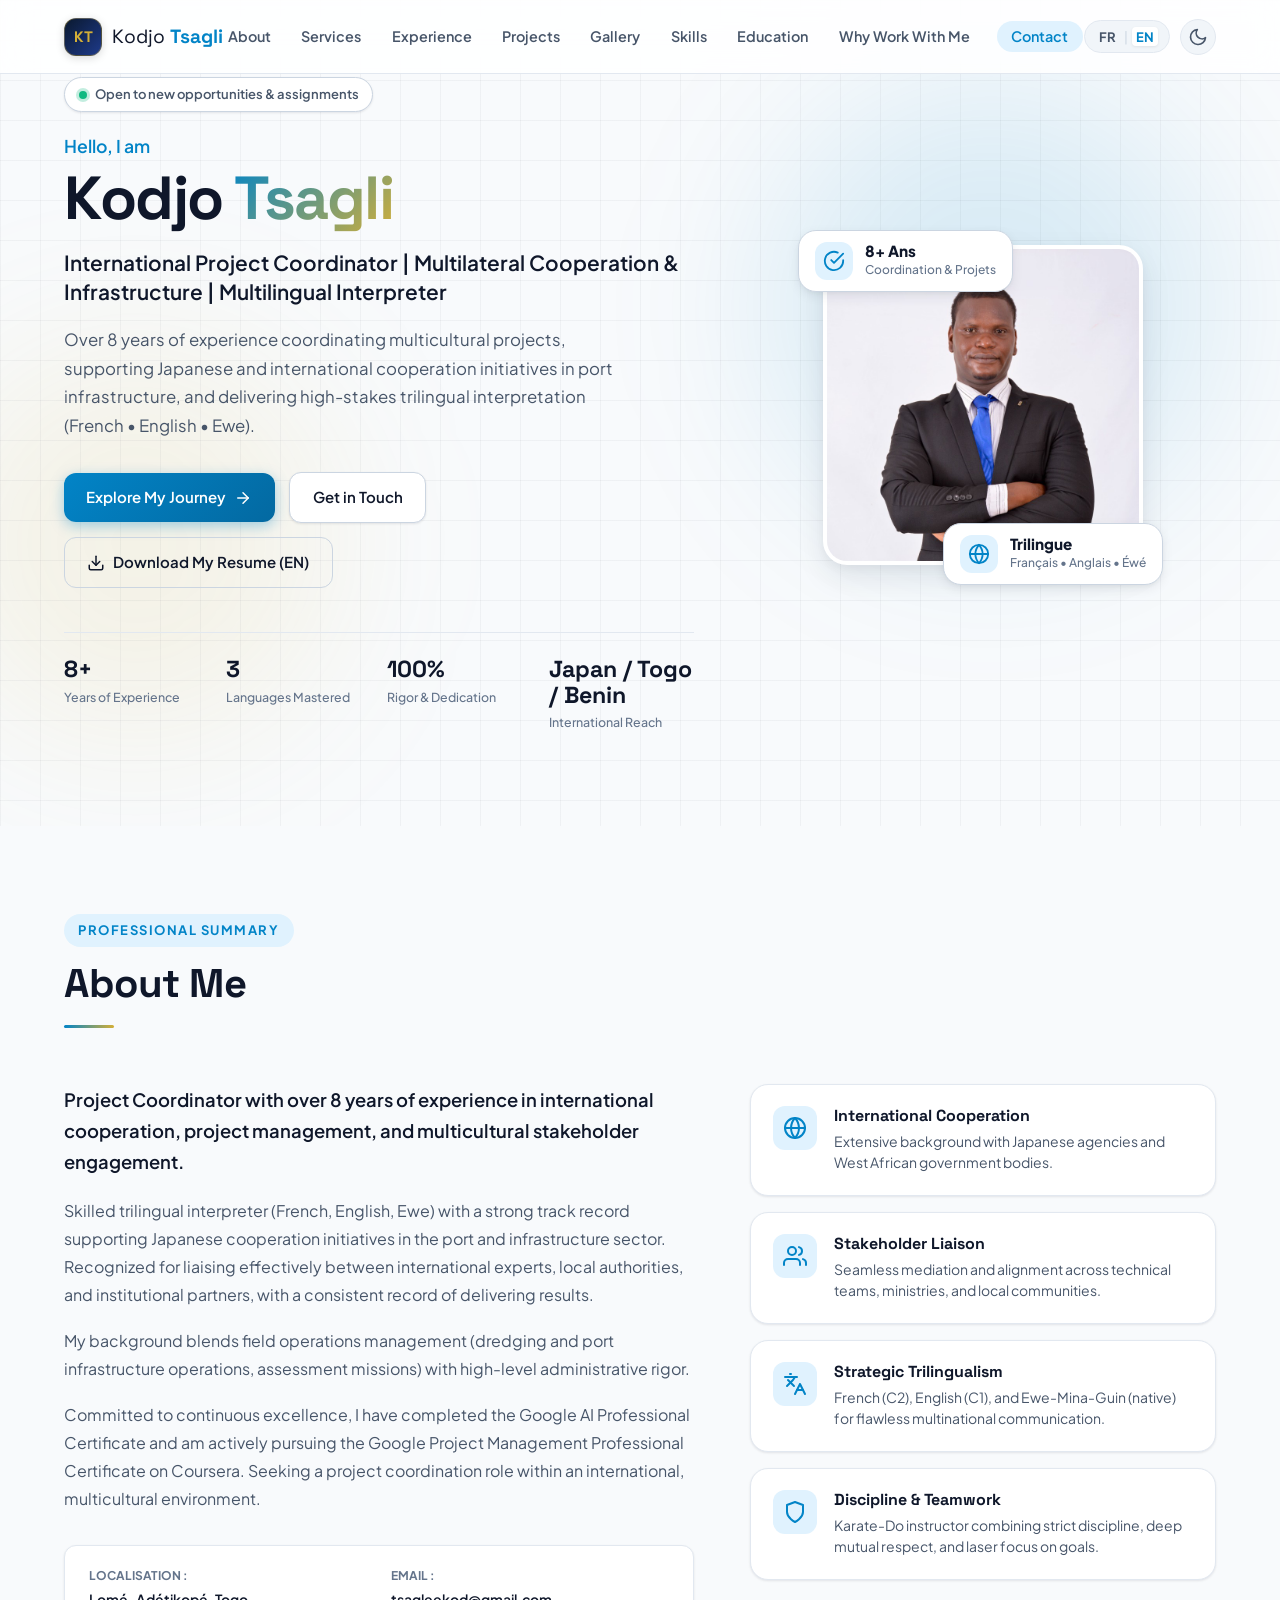
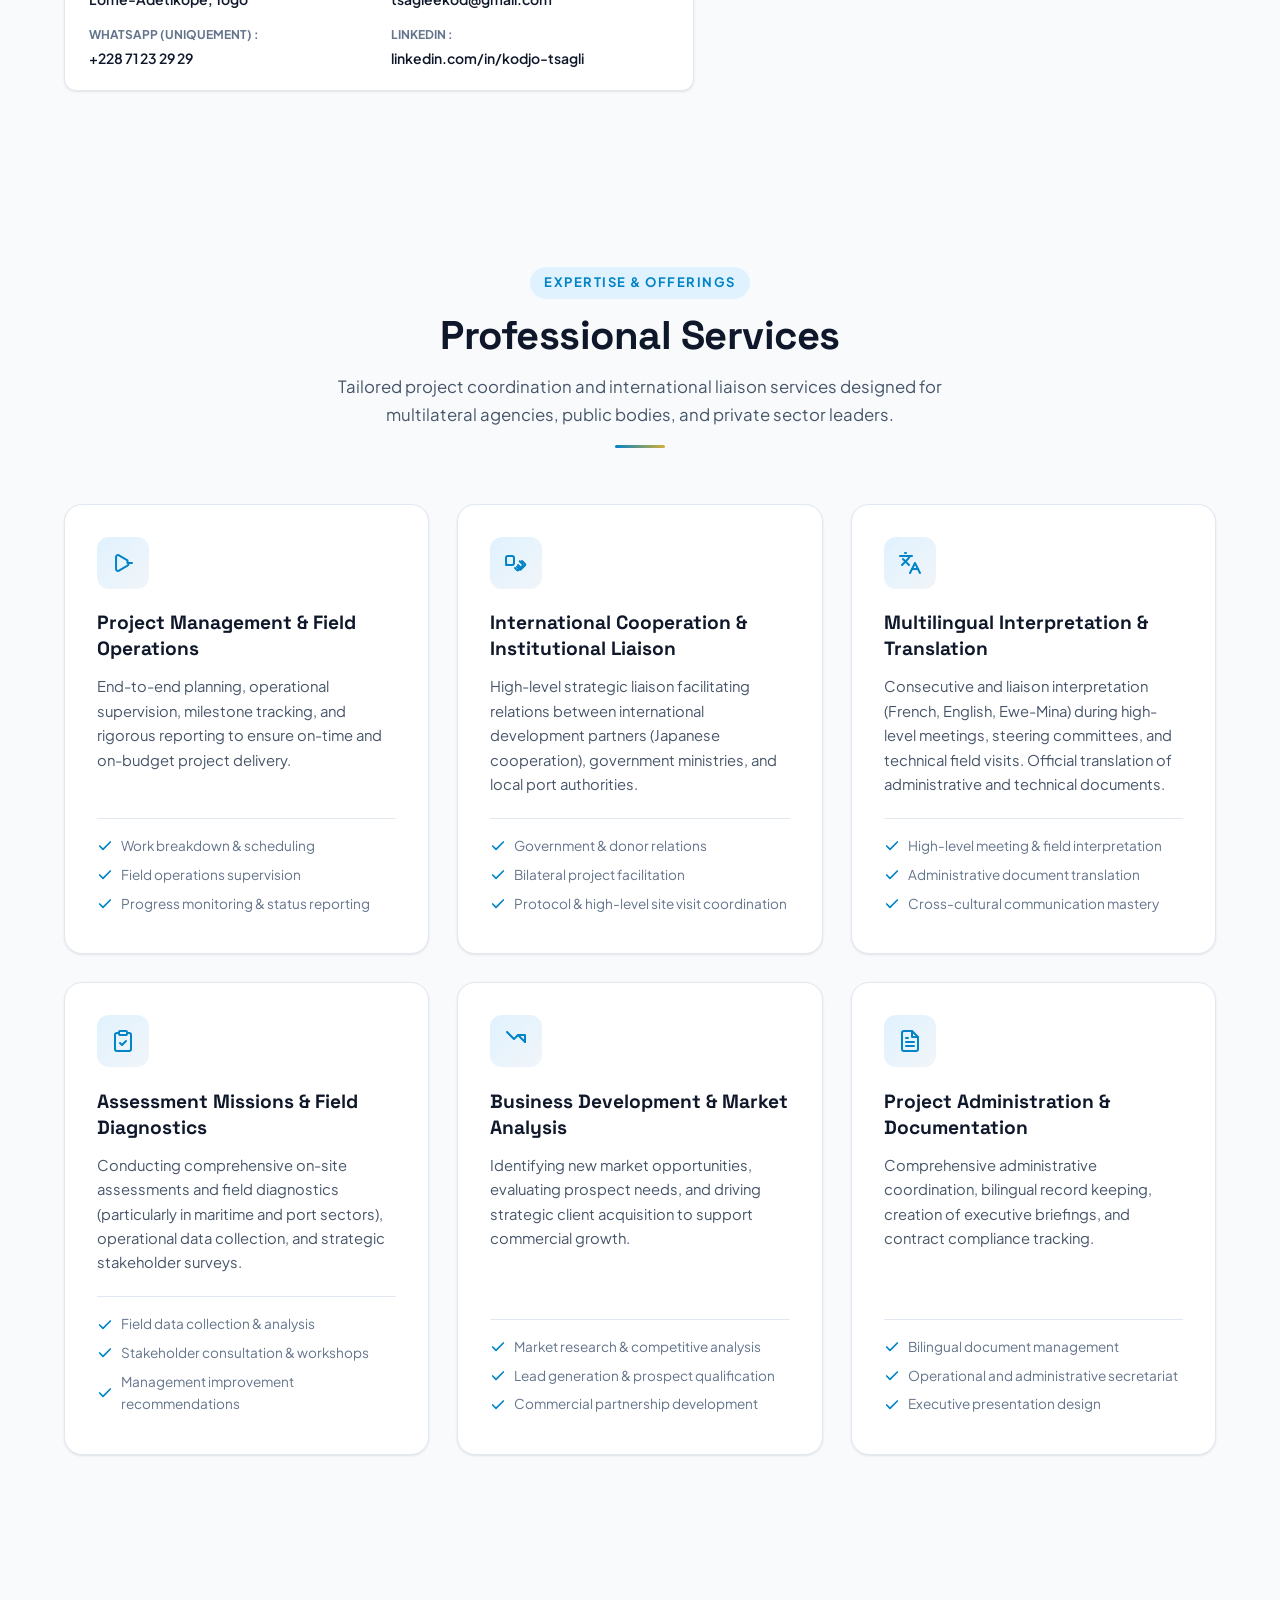
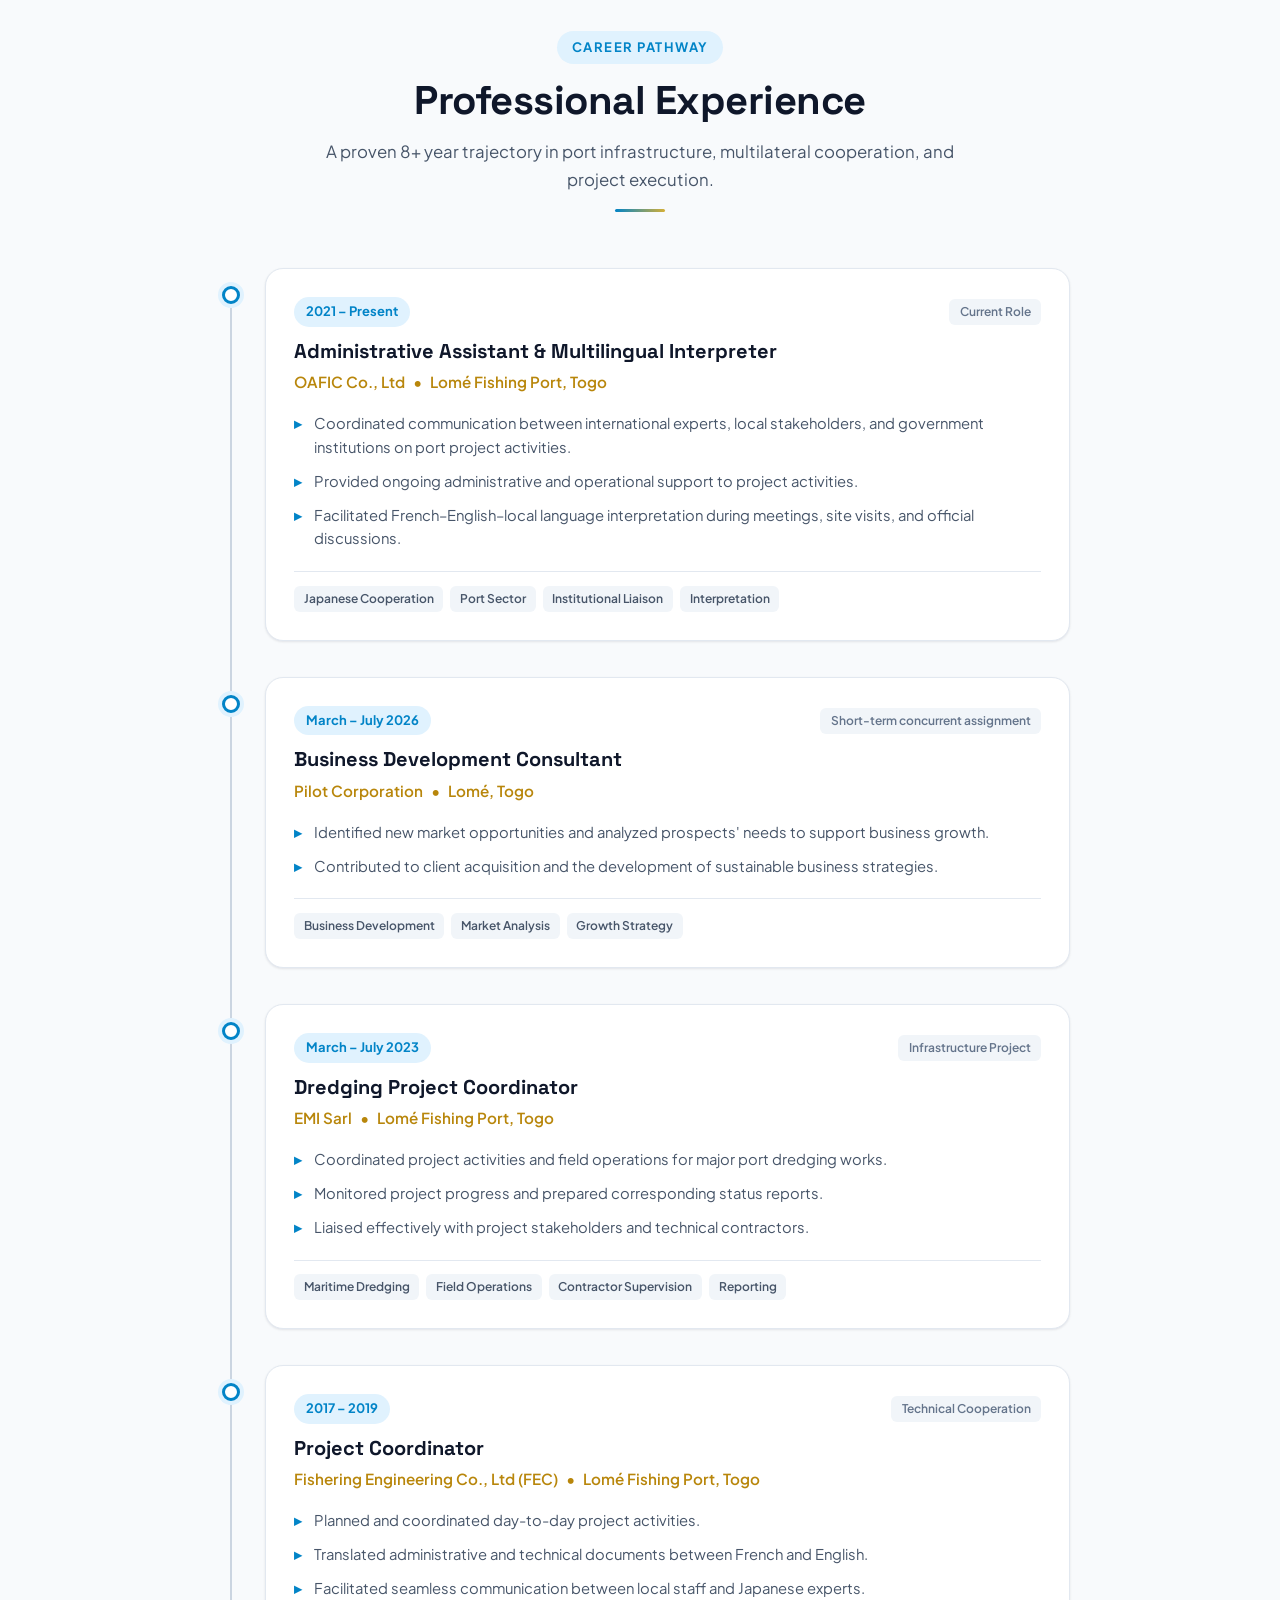
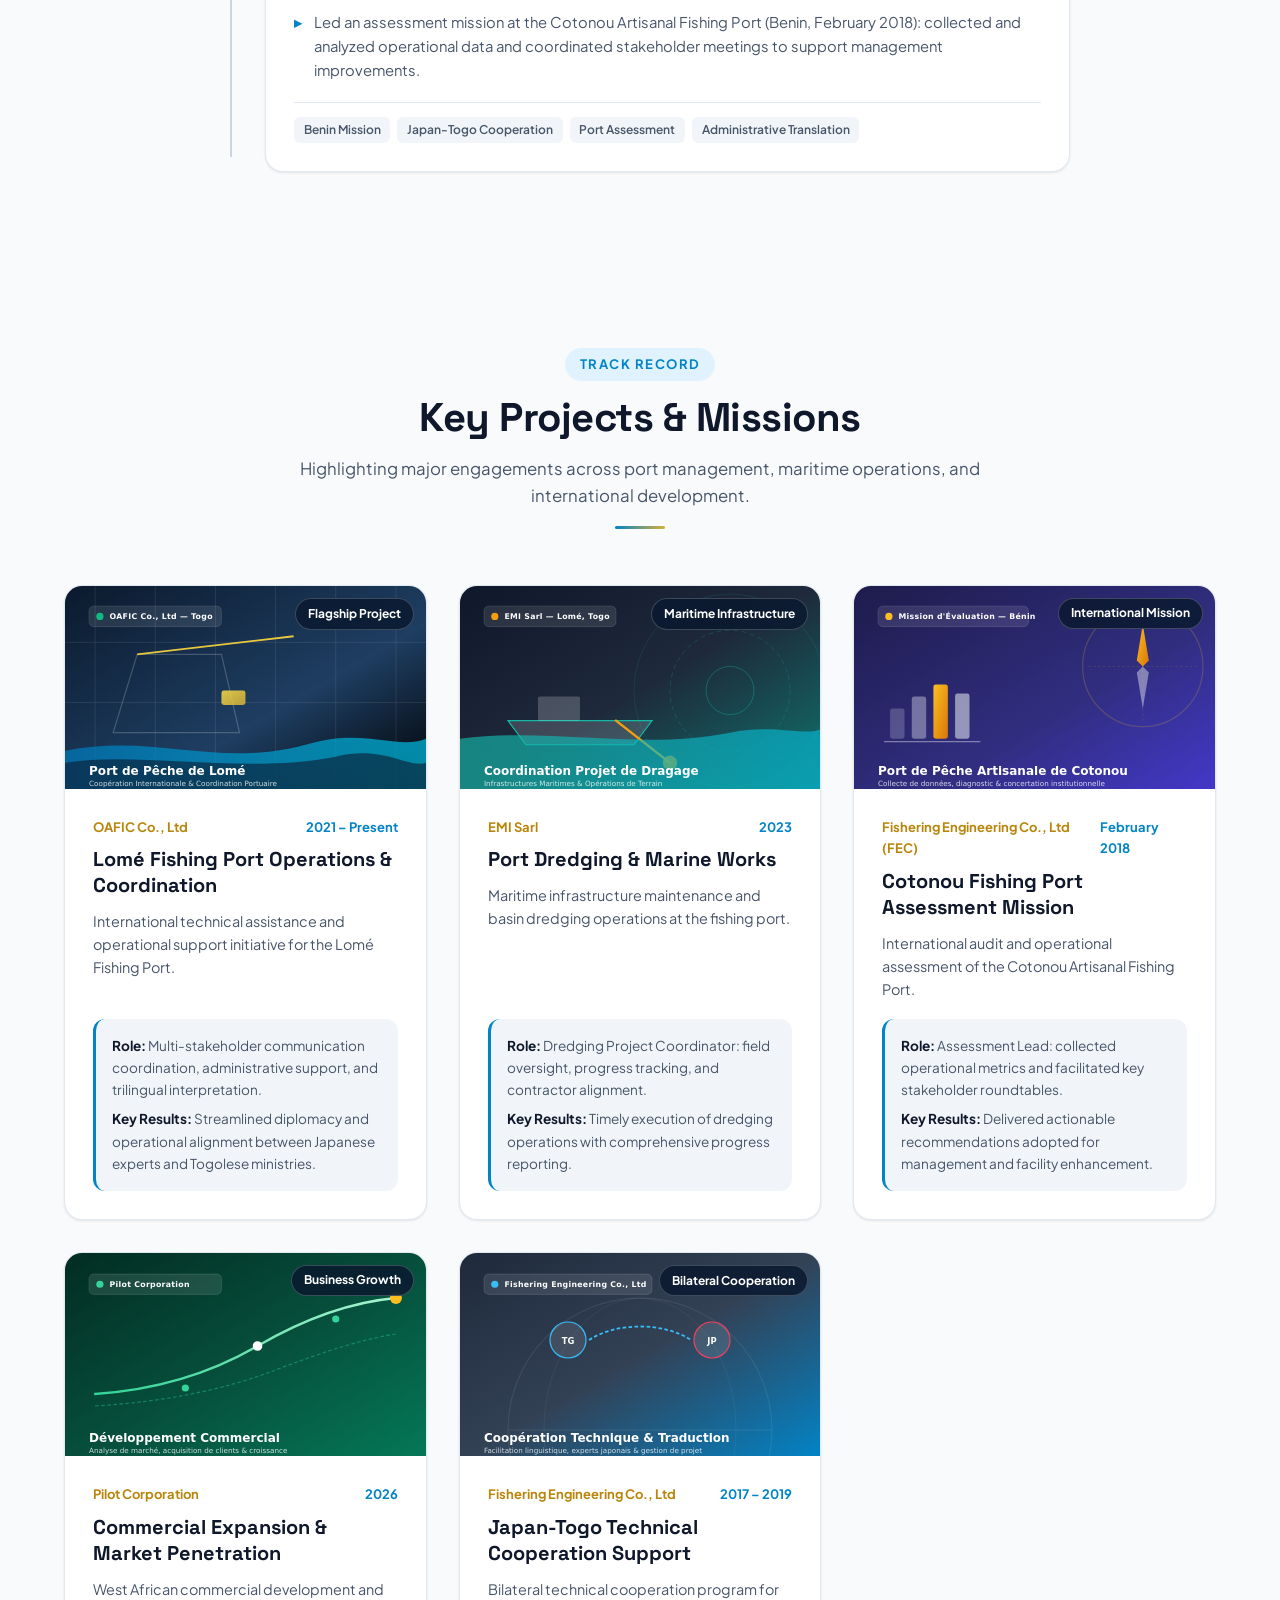
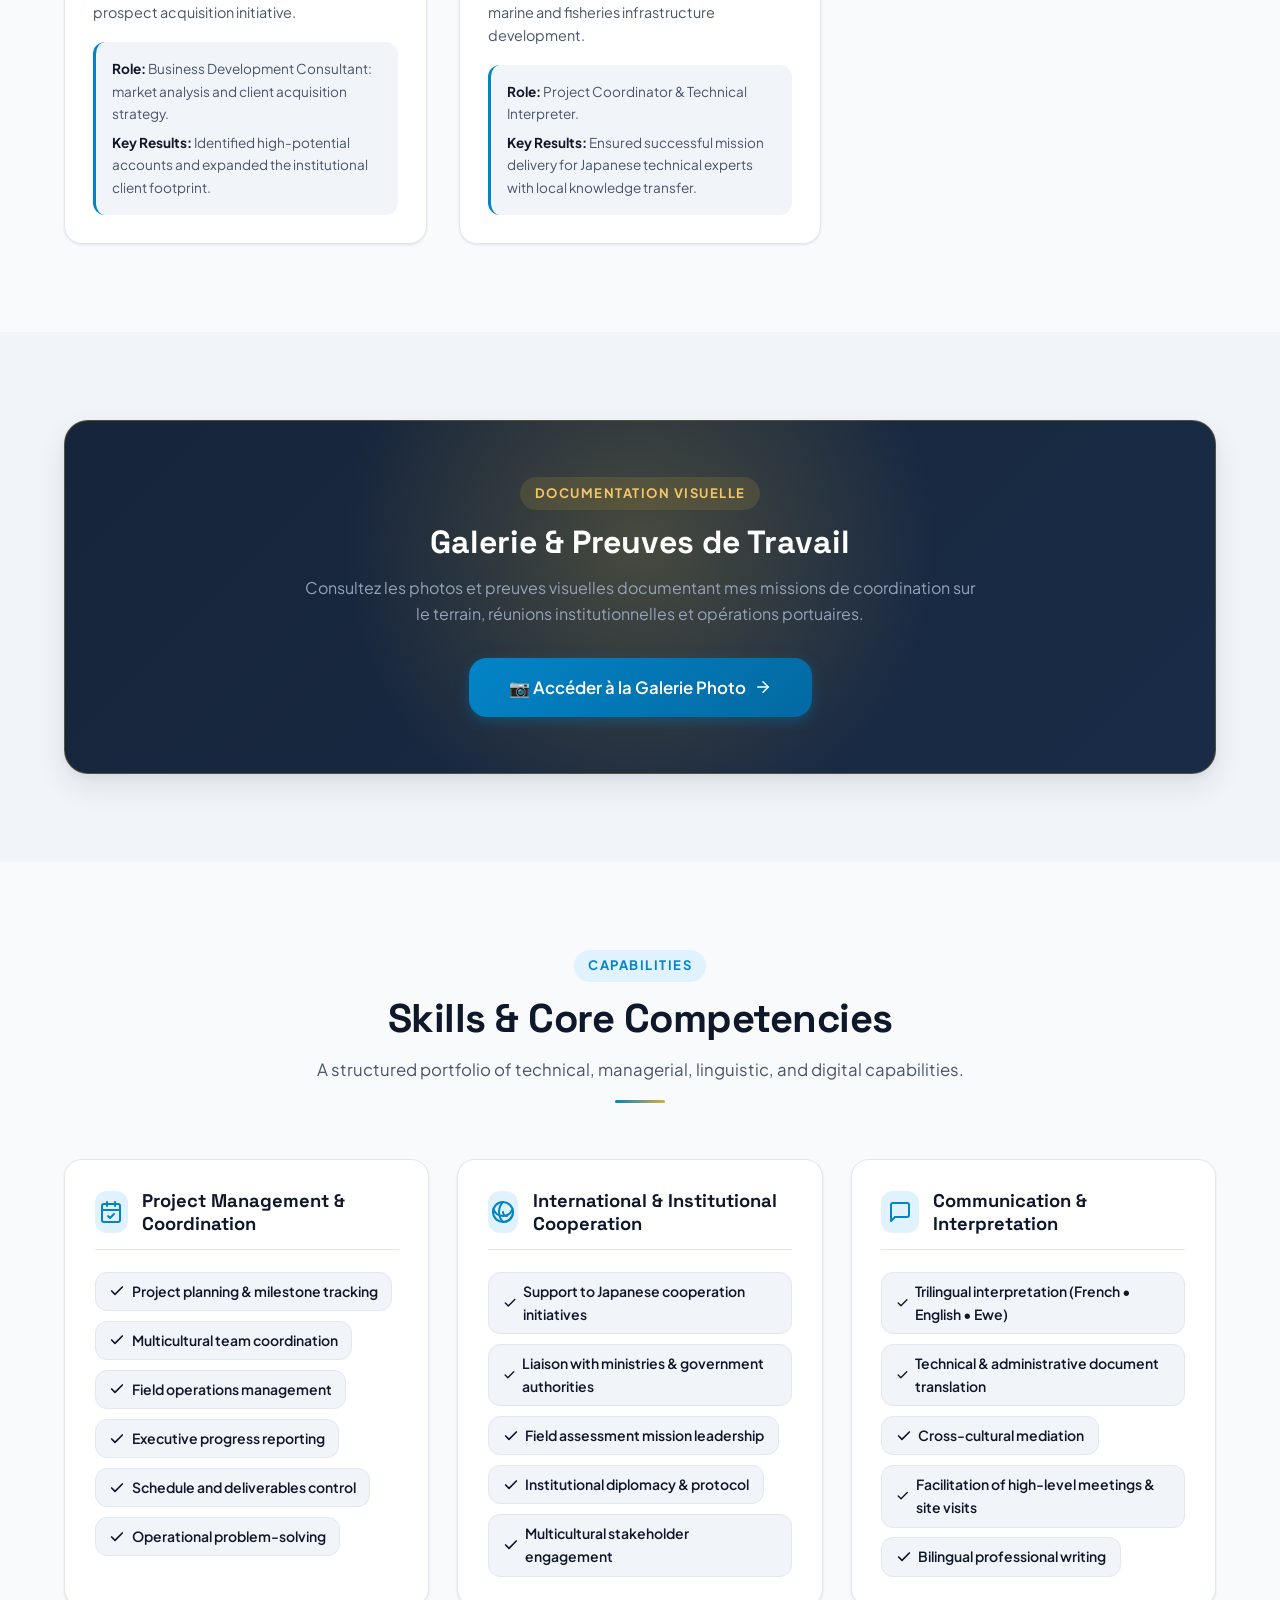
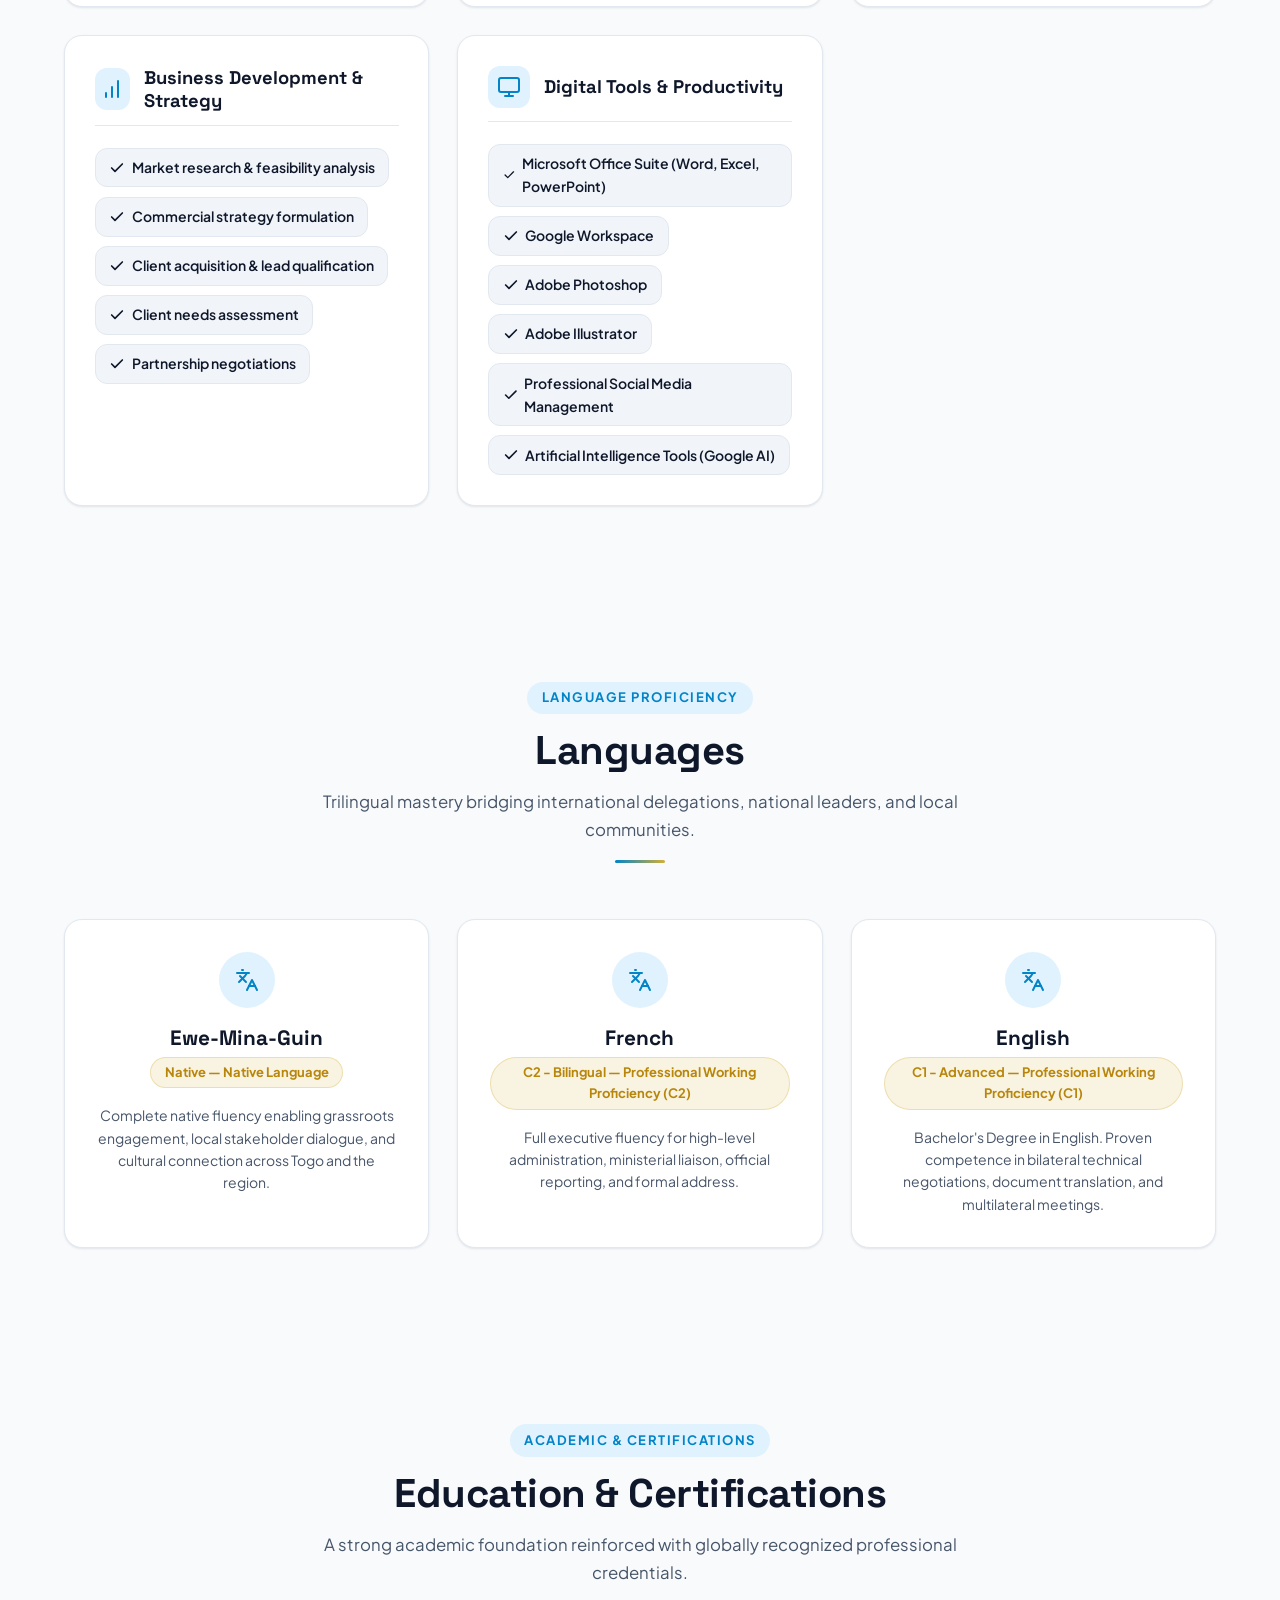
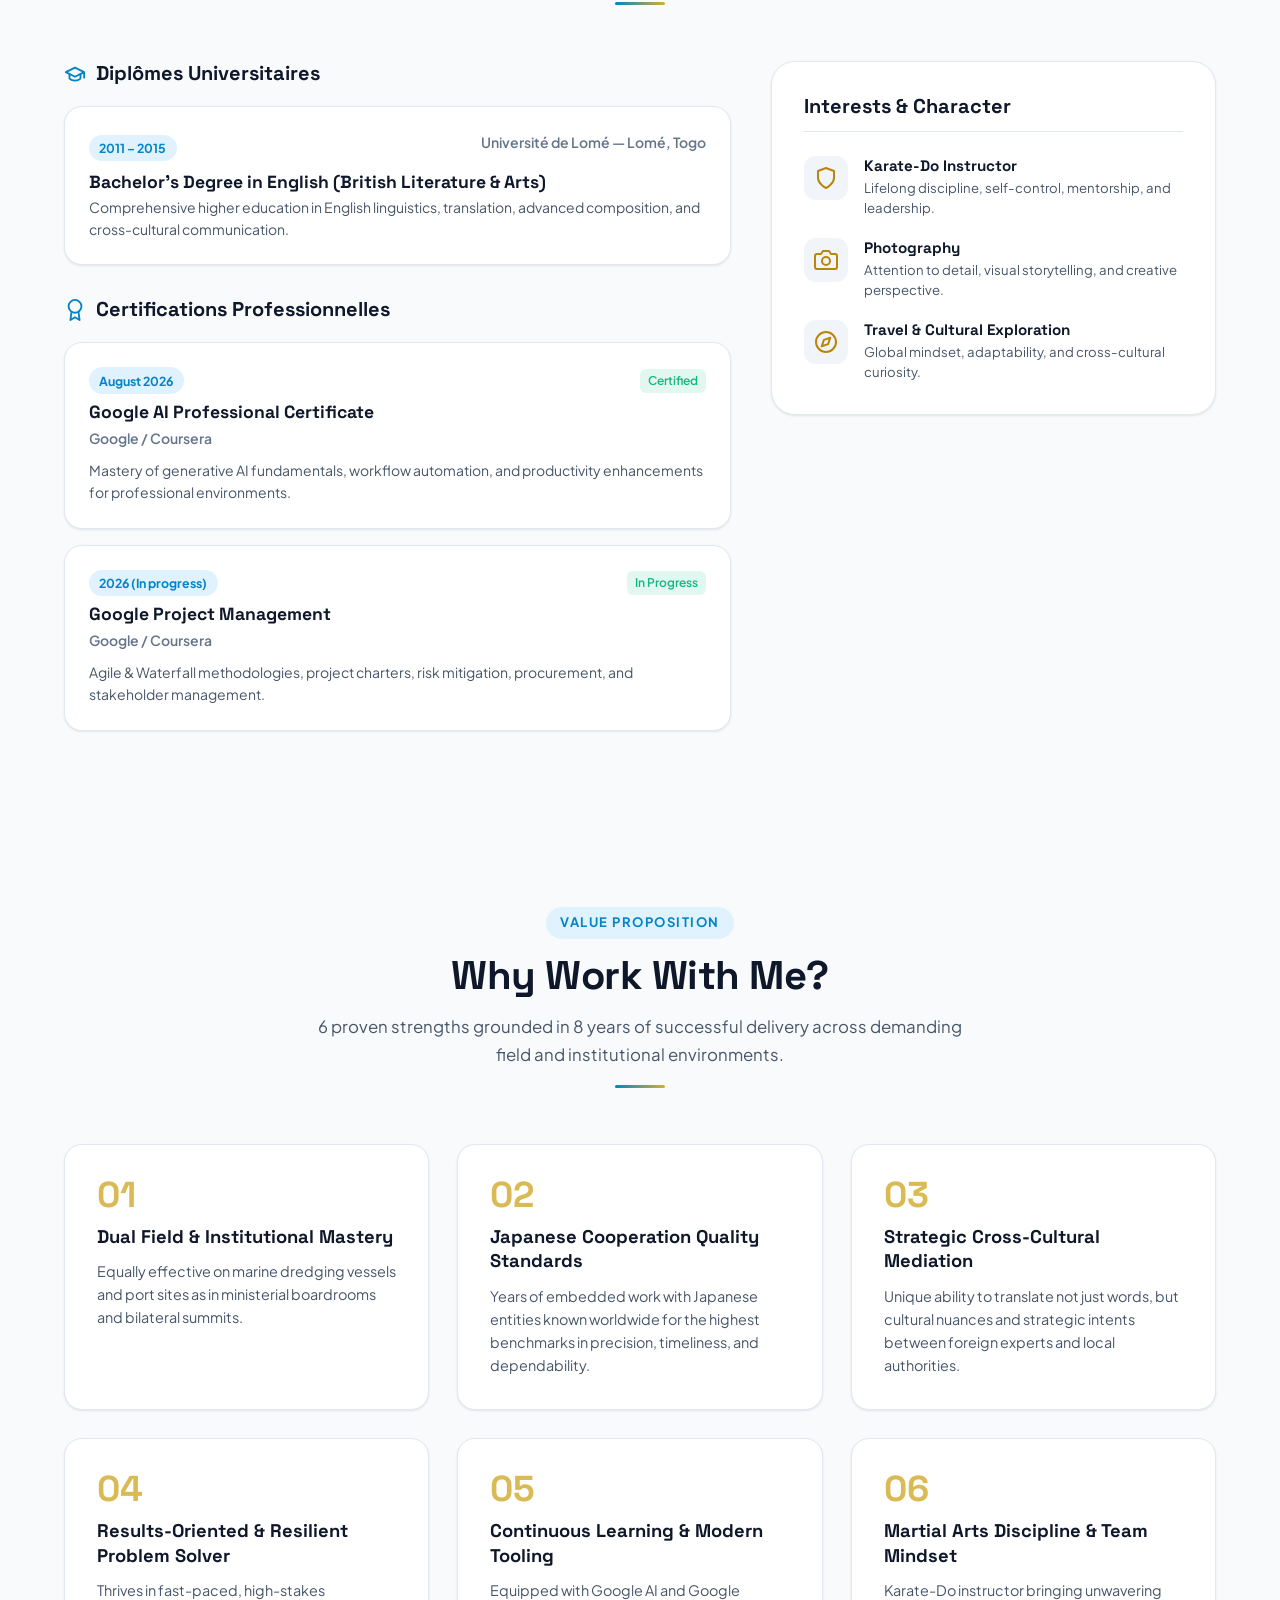
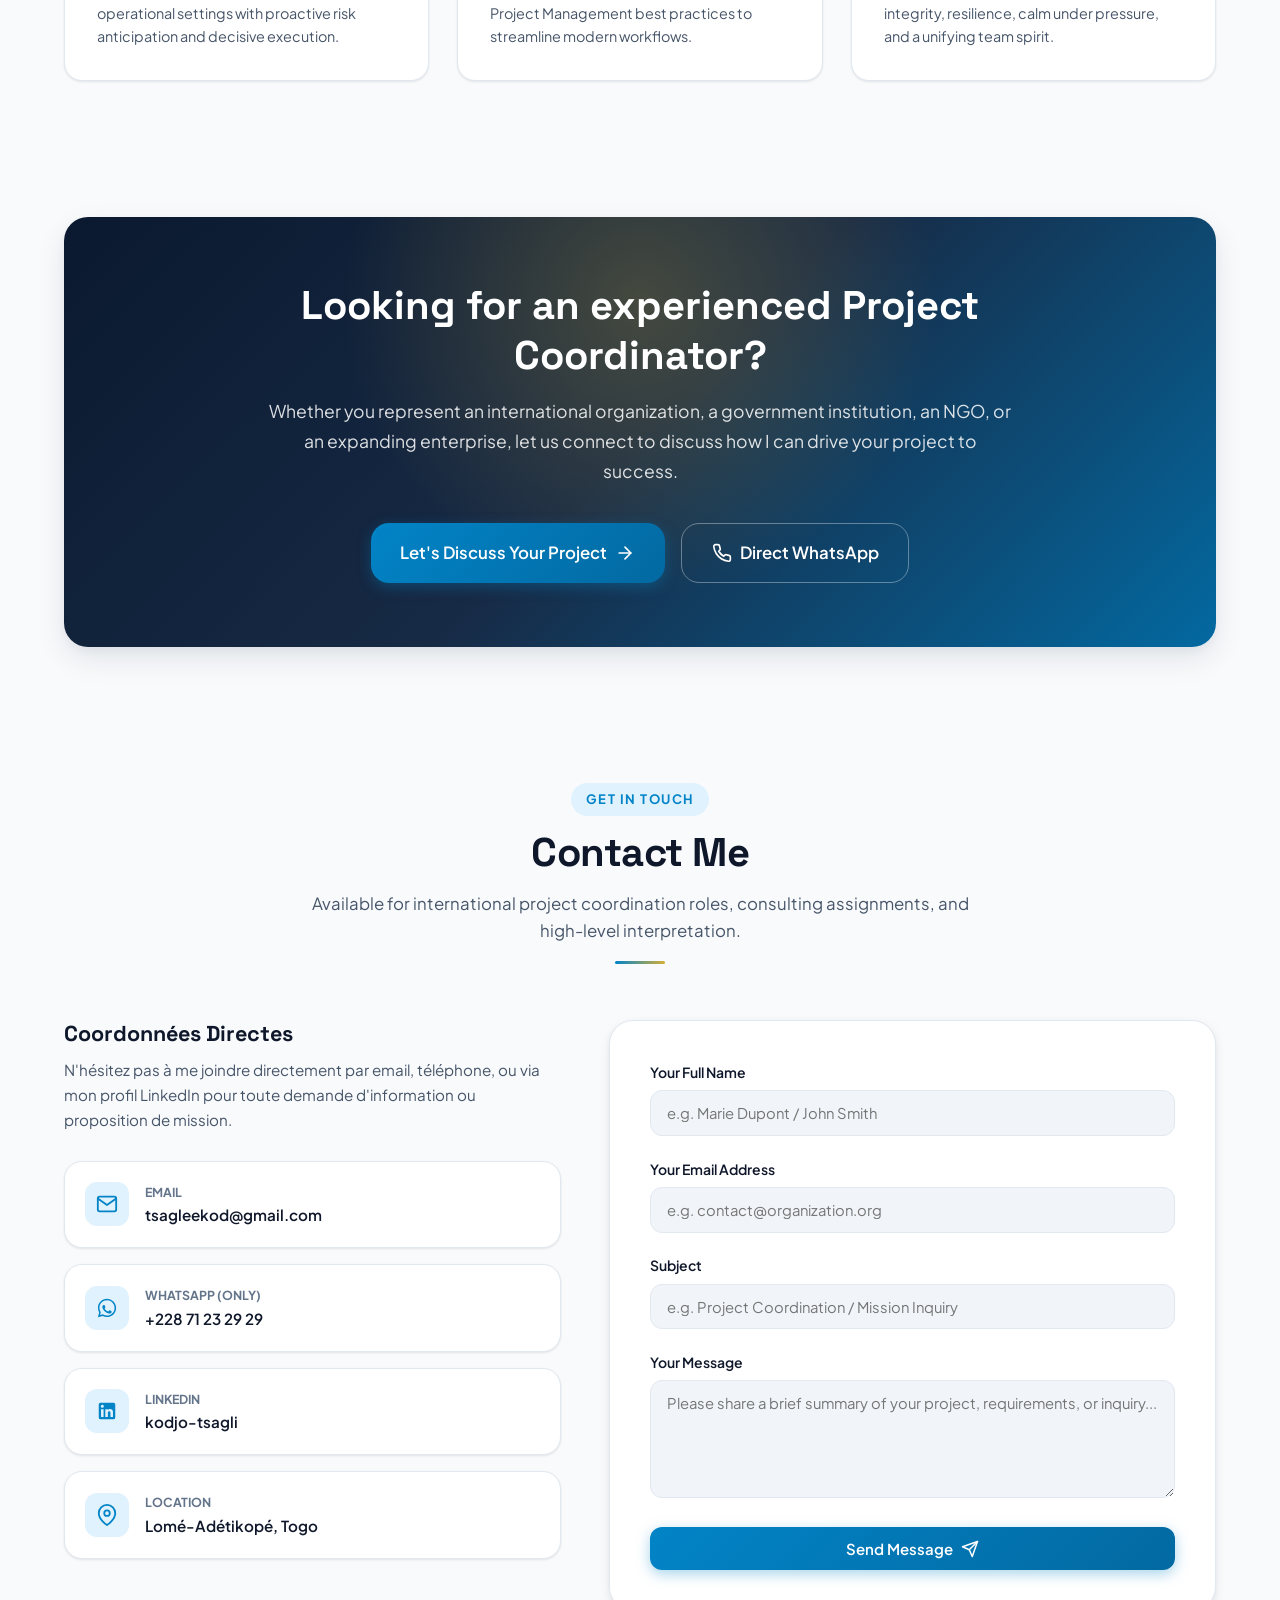
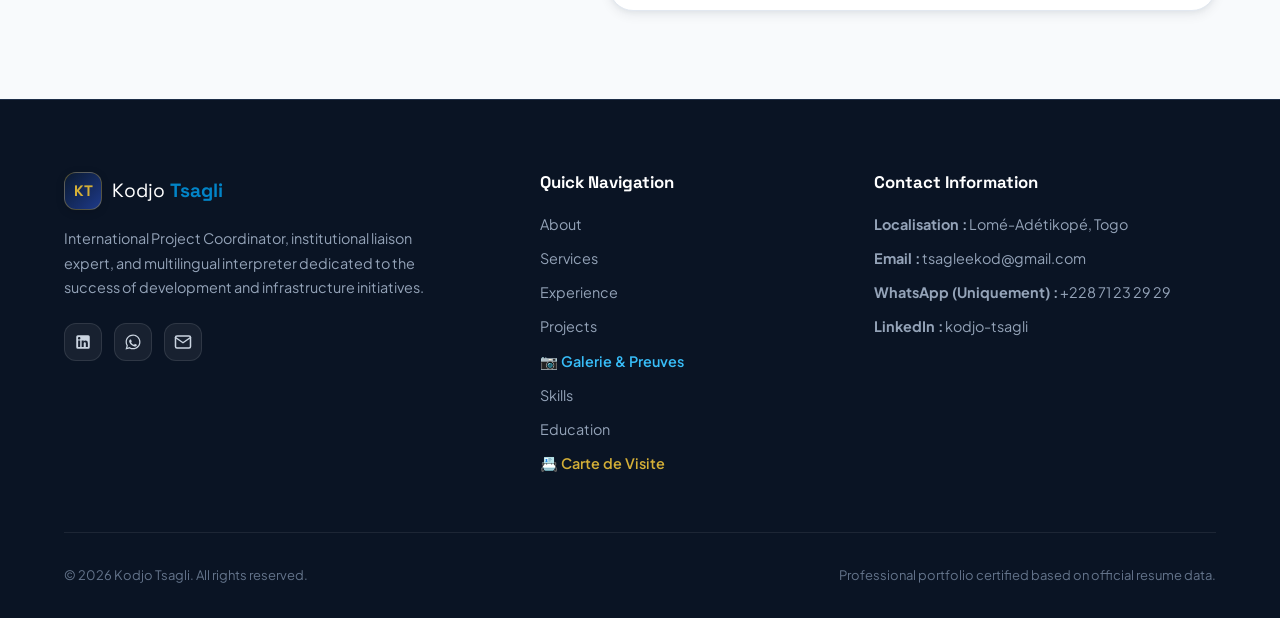
<file: index.html>
<!DOCTYPE html>
<html lang="fr" data-theme="light">
<head>
  <meta charset="UTF-8">
  <meta name="viewport" content="width=device-width, initial-scale=1.0">
  <meta http-equiv="X-UA-Compatible" content="IE=edge">
  
  <!-- SEO Primary Meta Tags -->
  <title id="meta-title">Kodjo Tsagli | Coordinateur de Projets Internationaux & Interprète Multilingue</title>
  <meta name="title" id="meta-name-title" content="Kodjo Tsagli | Coordinateur de Projets Internationaux & Interprète Multilingue">
  <meta name="description" id="meta-description" content="Portfolio professionnel de Kodjo Tsagli, Coordinateur de Projets avec plus de 8 ans d'expérience en coopération internationale, gestion d'infrastructures portuaires et interprétariat trilingue (Français, Anglais, Éwé).">
  <meta name="keywords" id="meta-keywords" content="Kodjo Tsagli, Coordinateur de Projets, Coopération Internationale, Interprétariat, Togo, Port de Lomé, OAFIC, Gestion de projets, Coursera Google PM">
  <meta name="author" content="Kodjo Tsagli">
  <meta name="robots" content="index, follow">
  
  <!-- Open Graph / Facebook / LinkedIn / WhatsApp -->
  <meta property="og:type" content="website">
  <meta property="og:url" content="https://kodjotsagli.github.io/portfolio/">
  <meta property="og:title" id="og-title" content="Kodjo Tsagli | Coordinateur de Projets Internationaux & Interprète Multilingue">
  <meta property="og:description" id="og-description" content="Portfolio professionnel de Kodjo Tsagli. 8+ ans d'expérience en coopération internationale, secteur portuaire et médiation trilingue (FR • EN • EWÉ).">
  <meta property="og:image" content="https://kodjotsagli.github.io/portfolio/assets/images/profile.jpg">
  <meta property="og:image:secure_url" content="https://kodjotsagli.github.io/portfolio/assets/images/profile.jpg">
  <meta property="og:image:type" content="image/jpeg">
  <meta property="og:image:width" content="600">
  <meta property="og:image:height" content="600">

  <!-- Twitter Card -->
  <meta property="twitter:card" content="summary_large_image">
  <meta property="twitter:title" id="twitter-title" content="Kodjo Tsagli | Coordinateur de Projets Internationaux">
  <meta property="twitter:description" id="twitter-description" content="Portfolio de Kodjo Tsagli : Gestion de projets internationaux, Coopération japonaise, Interprétariat trilingue.">
  <meta property="twitter:image" content="https://kodjotsagli.github.io/portfolio/assets/images/profile.jpg">

  <!-- Favicon -->
  <link rel="icon" type="image/svg+xml" href="favicon/favicon.svg">
  <link rel="apple-touch-icon" href="favicon/favicon.svg">

  <!-- Preconnect Fonts -->
  <link rel="preconnect" href="https://fonts.googleapis.com">
  <link rel="preconnect" href="https://fonts.gstatic.com" crossorigin>
  <link href="https://fonts.googleapis.com/css2?family=Plus+Jakarta+Sans:wght@300;400;500;600;700;800&family=Space+Grotesk:wght@500;600;700&display=swap" rel="stylesheet">

  <!-- Stylesheet -->
  <link rel="stylesheet" href="style.css">

  <!-- Structured Data JSON-LD (Schema.org for Google) -->
  <script type="application/ld+json">
  {
    "@context": "https://schema.org",
    "@type": "Person",
    "name": "Kodjo Tsagli",
    "jobTitle": "Project Coordinator & Multilingual Interpreter",
    "url": "https://kodjo-tsagli.github.io/",
    "email": "tsagleekod@gmail.com",
    "telephone": "+22871232929",
    "address": {
      "@type": "PostalAddress",
      "addressLocality": "Lomé-Adétikopé",
      "addressCountry": "TG"
    },
    "sameAs": [
      "https://linkedin.com/in/kodjo-tsagli"
    ],
    "knowsLanguage": ["fra", "eng", "ewe"],
    "alumniOf": {
      "@type": "EducationalOrganization",
      "name": "Université de Lomé"
    }
  }
  </script>
</head>
<body>
  <!-- Navigation Bar -->
  <header class="site-header" id="site-header">
    <div class="container nav-container">
      <a href="#hero" class="brand-logo" aria-label="Kodjo Tsagli - Accueil">
        <span class="logo-mark">KT</span>
        <span class="logo-text">Kodjo <strong>Tsagli</strong></span>
      </a>

      <!-- Desktop & Mobile Nav Links -->
      <nav class="main-nav" id="main-nav" aria-label="Navigation principale">
        <ul class="nav-list">
          <li><a href="#about" class="nav-link" data-i18n="nav.about">À propos</a></li>
          <li><a href="#services" class="nav-link" data-i18n="nav.services">Services</a></li>
          <li><a href="#experience" class="nav-link" data-i18n="nav.experience">Expérience</a></li>
          <li><a href="#projects" class="nav-link" data-i18n="nav.projects">Projets</a></li>
          <li><a href="gallery.html" class="nav-link" data-i18n="nav.gallery">Galerie</a></li>
          <li><a href="#skills" class="nav-link" data-i18n="nav.skills">Compétences</a></li>
          <li><a href="#education" class="nav-link" data-i18n="nav.education">Formation</a></li>
          <li><a href="#why-me" class="nav-link" data-i18n="nav.whyMe">Pourquoi moi ?</a></li>
          <li><a href="#contact" class="nav-link nav-link-highlight" data-i18n="nav.contact">Contact</a></li>
        </ul>
      </nav>

      <!-- Action Controls (Language & Theme) -->
      <div class="nav-actions">
        <!-- Language Switcher -->
        <button id="lang-toggle-btn" class="lang-switch-btn" aria-label="Changer de langue (Switch to English)">
          <span class="lang-opt" data-lang-val="fr">FR</span>
          <span class="lang-divider">|</span>
          <span class="lang-opt" data-lang-val="en">EN</span>
        </button>

        <!-- Dark / Light Theme Toggle -->
        <button id="theme-toggle-btn" class="theme-switch-btn" aria-label="Basculer le thème sombre/clair" title="Changer le thème">
          <svg class="theme-icon sun-icon" viewBox="0 0 24 24" width="20" height="20" fill="none" stroke="currentColor" stroke-width="2" stroke-linecap="round" stroke-linejoin="round">
            <circle cx="12" cy="12" r="5"></circle>
            <line x1="12" y1="1" x2="12" y2="3"></line>
            <line x1="12" y1="21" x2="12" y2="23"></line>
            <line x1="4.22" y1="4.22" x2="5.64" y2="5.64"></line>
            <line x1="18.36" y1="18.36" x2="19.78" y2="19.78"></line>
            <line x1="1" y1="12" x2="3" y2="12"></line>
            <line x1="21" y1="12" x2="23" y2="12"></line>
            <line x1="4.22" y1="19.78" x2="5.64" y2="18.36"></line>
            <line x1="18.36" y1="5.64" x2="19.78" y2="4.22"></line>
          </svg>
          <svg class="theme-icon moon-icon" viewBox="0 0 24 24" width="20" height="20" fill="none" stroke="currentColor" stroke-width="2" stroke-linecap="round" stroke-linejoin="round">
            <path d="M21 12.79A9 9 0 1 1 11.21 3 7 7 0 0 0 21 12.79z"></path>
          </svg>
        </button>

        <!-- Mobile Menu Toggle Button -->
        <button id="mobile-nav-toggle" class="mobile-toggle-btn" aria-expanded="false" aria-controls="main-nav" aria-label="Ouvrir le menu">
          <span class="hamburger-bar"></span>
          <span class="hamburger-bar"></span>
          <span class="hamburger-bar"></span>
        </button>
      </div>
    </div>
  </header>

  <main id="main-content">
    <!-- HERO SECTION -->
    <section id="hero" class="hero-section">
      <div class="hero-bg-shapes" aria-hidden="true">
        <div class="shape-glow glow-1"></div>
        <div class="shape-glow glow-2"></div>
        <div class="grid-overlay"></div>
      </div>

      <div class="container hero-container">
        <div class="hero-content">
          <!-- Availability Pill Badge -->
          <div class="badge-status-wrap">
            <span class="status-indicator"></span>
            <span class="status-text" id="hero-availability" data-i18n="hero.availability">Disponible pour nouvelles opportunités &amp; missions</span>
          </div>

          <!-- Greeting & Name -->
          <p class="hero-greeting" data-i18n="hero.greeting">Bonjour, je suis</p>
          <h1 class="hero-name" id="hero-name">Kodjo <span>Tsagli</span></h1>
          
          <!-- Professional Title -->
          <p class="hero-title" id="hero-title" data-i18n="hero.title">
            Coordinateur de Projets Internationaux | Coopération &amp; Infrastructures | Interprète Multilingue
          </p>

          <!-- Executive Subtitle -->
          <p class="hero-subtitle" id="hero-subtitle" data-i18n="hero.subtitle">
            Plus de 8 ans d'expérience en coordination de projets multiculturels, appui aux initiatives de coopération internationale (notamment japonaise) dans le secteur portuaire et médiation trilingue (Français • Anglais • Éwé).
          </p>

          <!-- CTA Action Buttons -->
          <div class="hero-actions">
            <a href="#experience" class="btn btn-primary" id="btn-hero-path">
              <span data-i18n="hero.btnPath">Voir mon parcours</span>
              <svg viewBox="0 0 24 24" width="18" height="18" fill="none" stroke="currentColor" stroke-width="2" stroke-linecap="round" stroke-linejoin="round">
                <line x1="5" y1="12" x2="19" y2="12"></line>
                <polyline points="12 5 19 12 12 19"></polyline>
              </svg>
            </a>
            
            <a href="#contact" class="btn btn-secondary" id="btn-hero-contact">
              <span data-i18n="hero.btnContact">Me contacter</span>
            </a>

            <a href="assets/documents/CV_Kodjo_Tsagli_FR_1.docx" class="btn btn-outline" id="btn-hero-cv" download>
              <svg viewBox="0 0 24 24" width="18" height="18" fill="none" stroke="currentColor" stroke-width="2" stroke-linecap="round" stroke-linejoin="round">
                <path d="M21 15v4a2 2 0 0 1-2 2H5a2 2 0 0 1-2-2v-4"></path>
                <polyline points="7 10 12 15 17 10"></polyline>
                <line x1="12" y1="15" x2="12" y2="3"></line>
              </svg>
              <span id="hero-cv-text" data-i18n="hero.btnCv">Télécharger mon CV (FR)</span>
            </a>
          </div>

          <!-- Key Quick Stats -->
          <div class="hero-stats-grid" id="hero-stats">
            <!-- Dynamically populated from config.js or fallback -->
            <div class="stat-card">
              <div class="stat-val">8+</div>
              <div class="stat-label">Années d'expérience</div>
            </div>
            <div class="stat-card">
              <div class="stat-val">3</div>
              <div class="stat-label">Langues maîtrisées</div>
            </div>
            <div class="stat-card">
              <div class="stat-val">100%</div>
              <div class="stat-label">Engagement &amp; Rigueur</div>
            </div>
            <div class="stat-card">
              <div class="stat-val">Japon / Togo / Bénin</div>
              <div class="stat-label">Portée multilatérale</div>
            </div>
          </div>
        </div>

        <!-- Hero Visual Profile Card -->
        <div class="hero-visual">
          <div class="profile-card-wrap">
            <div class="profile-avatar-frame">
              <img src="assets/images/profile.jpg" id="profile-img" alt="Kodjo Tsagli - Coordinateur de Projets" class="profile-img" width="360" height="360" loading="eager">
              <div class="avatar-glow-ring"></div>
            </div>

            <!-- Floating Experience Badge -->
            <div class="floating-badge badge-exp">
              <div class="badge-icon-box">
                <svg viewBox="0 0 24 24" width="22" height="22" fill="none" stroke="currentColor" stroke-width="2" stroke-linecap="round" stroke-linejoin="round">
                  <path d="M22 11.08V12a10 10 0 1 1-5.93-9.14"></path>
                  <polyline points="22 4 12 14.01 9 11.01"></polyline>
                </svg>
              </div>
              <div class="badge-text">
                <span class="badge-number">8+ Ans</span>
                <span class="badge-subtitle">Coordination &amp; Projets</span>
              </div>
            </div>

            <!-- Floating Languages Badge -->
            <div class="floating-badge badge-lang">
              <div class="badge-icon-box">
                <svg viewBox="0 0 24 24" width="22" height="22" fill="none" stroke="currentColor" stroke-width="2" stroke-linecap="round" stroke-linejoin="round">
                  <circle cx="12" cy="12" r="10"></circle>
                  <line x1="2" y1="12" x2="22" y2="12"></line>
                  <path d="M12 2a15.3 15.3 0 0 1 4 10 15.3 15.3 0 0 1-4 10 15.3 15.3 0 0 1-4-10 15.3 15.3 0 0 1 4-10z"></path>
                </svg>
              </div>
              <div class="badge-text">
                <span class="badge-number">Trilingue</span>
                <span class="badge-subtitle">Français • Anglais • Éwé</span>
              </div>
            </div>
          </div>
        </div>
      </div>
    </section>

    <!-- ABOUT SECTION -->
    <section id="about" class="section about-section">
      <div class="container">
        <div class="section-header">
          <span class="section-tag" data-i18n="about.sectionTag">Profil Professionnel</span>
          <h2 class="section-title" data-i18n="about.title">À propos de moi</h2>
          <div class="section-divider"></div>
        </div>

        <div class="about-grid">
          <!-- Text Narrative Column -->
          <div class="about-text-col">
            <p class="lead-text" id="about-lead" data-i18n="about.lead">
              Coordinateur de projets comptant plus de 8 ans d'expérience en coopération internationale, gestion de projets et coordination de parties prenantes multiculturelles.
            </p>
            
            <div class="about-paragraphs" id="about-paragraphs">
              <p>Expert en interprétariat trilingue (français, anglais, éwé) et en appui aux initiatives de coopération japonaise dans le secteur portuaire et des infrastructures. Reconnu pour ma capacité à assurer une liaison fluide et efficace entre experts internationaux, autorités locales et partenaires institutionnels.</p>
              <p>Mon parcours combine gestion opérationnelle de terrain (opérations maritimes et de dragage, missions d'évaluation portuaire) et rigueur administrative de haut niveau.</p>
              <p>Passionné par l'efficience des organisations, je prépare activement la certification professionnelle Google Project Management et j'ai complété le certificat Google IA sur Coursera. Je suis à la recherche d'un poste ou de missions de coordination de projets dans un environnement international et multiculturel.</p>
            </div>

            <!-- Quick Contact Snapshot -->
            <div class="about-contact-snapshot">
              <div class="snapshot-item">
                <span class="snapshot-label">Localisation :</span>
                <span class="snapshot-value">Lomé-Adétikopé, Togo</span>
              </div>
              <div class="snapshot-item">
                <span class="snapshot-label">Email :</span>
                <a href="mailto:tsagleekod@gmail.com" class="snapshot-link">tsagleekod@gmail.com</a>
              </div>
              <div class="snapshot-item">
                <span class="snapshot-label">WhatsApp (Uniquement) :</span>
                <a href="https://wa.me/22871232929" target="_blank" rel="noopener noreferrer" class="snapshot-link">+228 71 23 29 29</a>
              </div>
              <div class="snapshot-item">
                <span class="snapshot-label">LinkedIn :</span>
                <a href="https://linkedin.com/in/kodjo-tsagli" target="_blank" rel="noopener noreferrer" class="snapshot-link">linkedin.com/in/kodjo-tsagli</a>
              </div>
            </div>
          </div>

          <!-- Highlight Cards Column -->
          <div class="about-highlights-col" id="about-highlights">
            <!-- Dynamically populated from config.js -->
            <div class="highlight-card">
              <div class="highlight-icon">
                <svg viewBox="0 0 24 24" width="24" height="24" fill="none" stroke="currentColor" stroke-width="2" stroke-linecap="round" stroke-linejoin="round">
                  <circle cx="12" cy="12" r="10"></circle>
                  <line x1="2" y1="12" x2="22" y2="12"></line>
                  <path d="M12 2a15.3 15.3 0 0 1 4 10 15.3 15.3 0 0 1-4 10 15.3 15.3 0 0 1-4-10 15.3 15.3 0 0 1 4-10z"></path>
                </svg>
              </div>
              <div class="highlight-info">
                <h4>Coopération Internationale</h4>
                <p>Expertise éprouvée auprès d'organismes japonais et institutions publiques d'Afrique de l'Ouest.</p>
              </div>
            </div>

            <div class="highlight-card">
              <div class="highlight-icon">
                <svg viewBox="0 0 24 24" width="24" height="24" fill="none" stroke="currentColor" stroke-width="2" stroke-linecap="round" stroke-linejoin="round">
                  <path d="M17 21v-2a4 4 0 0 0-4-4H5a4 4 0 0 0-4 4v2"></path>
                  <circle cx="9" cy="7" r="4"></circle>
                  <path d="M23 21v-2a4 4 0 0 0-3-3.87"></path>
                  <path d="M16 3.13a4 4 0 0 1 0 7.75"></path>
                </svg>
              </div>
              <div class="highlight-info">
                <h4>Liaison Parties Prenantes</h4>
                <p>Médiation et concertation entre équipes techniques, ministères et communautés locales.</p>
              </div>
            </div>

            <div class="highlight-card">
              <div class="highlight-icon">
                <svg viewBox="0 0 24 24" width="24" height="24" fill="none" stroke="currentColor" stroke-width="2" stroke-linecap="round" stroke-linejoin="round">
                  <path d="M5 8l6 6"></path>
                  <path d="M4 14h16"></path>
                  <path d="M2 5h12"></path>
                  <path d="M7 2h1"></path>
                  <path d="M22 22l-5-10-5 10"></path>
                  <path d="M14 18h6"></path>
                </svg>
              </div>
              <div class="highlight-info">
                <h4>Trilinguisme Stratégique</h4>
                <p>Français (C2), Anglais (C1) et Éwé-Mina-Guin (maternelle) pour une fluidité totale des échanges.</p>
              </div>
            </div>

            <div class="highlight-card">
              <div class="highlight-icon">
                <svg viewBox="0 0 24 24" width="24" height="24" fill="none" stroke="currentColor" stroke-width="2" stroke-linecap="round" stroke-linejoin="round">
                  <path d="M12 22s8-4 8-10V5l-8-3-8 3v7c0 6 8 10 8 10z"></path>
                </svg>
              </div>
              <div class="highlight-info">
                <h4>Discipline &amp; Esprit d'équipe</h4>
                <p>Instructeur de Karaté-Do, alliant rigueur, sens du respect et concentration sur les objectifs.</p>
              </div>
            </div>
          </div>
        </div>
      </div>
    </section>

    <!-- SERVICES SECTION -->
    <section id="services" class="section services-section">
      <div class="container">
        <div class="section-header text-center">
          <span class="section-tag" data-i18n="services.sectionTag">Expertise &amp; Offre</span>
          <h2 class="section-title" data-i18n="services.title">Mes Services Professionnels</h2>
          <p class="section-subtitle" data-i18n="services.subtitle">Des prestations ciblées et adaptées aux exigences des organisations internationales, des institutions publiques et des entreprises privées.</p>
          <div class="section-divider center"></div>
        </div>

        <div class="services-grid" id="services-container">
          <!-- Populated dynamically via config.js -->
        </div>
      </div>
    </section>

    <!-- EXPERIENCE SECTION (TIMELINE) -->
    <section id="experience" class="section experience-section">
      <div class="container">
        <div class="section-header text-center">
          <span class="section-tag" data-i18n="experience.sectionTag">Parcours Professionnel</span>
          <h2 class="section-title" data-i18n="experience.title">Expérience Professionnelle</h2>
          <p class="section-subtitle" data-i18n="experience.subtitle">Un historique prouvé de plus de 8 ans dans des projets d'infrastructures, de coopération multilatérale et de développement.</p>
          <div class="section-divider center"></div>
        </div>

        <div class="timeline-wrapper">
          <div class="timeline-track" aria-hidden="true"></div>
          <div class="timeline-items" id="experience-timeline">
            <!-- Populated dynamically via config.js -->
          </div>
        </div>
      </div>
    </section>

    <!-- PROJECTS SECTION -->
    <section id="projects" class="section projects-section">
      <div class="container">
        <div class="section-header text-center">
          <span class="section-tag" data-i18n="projects.sectionTag">Réalisations</span>
          <h2 class="section-title" data-i18n="projects.title">Projets Réalisés &amp; Missions Clés</h2>
          <p class="section-subtitle" data-i18n="projects.subtitle">Aperçu de mes interventions majeures en gestion portuaire, infrastructures et développement institutionnel.</p>
          <div class="section-divider center"></div>
        </div>

        <div class="projects-grid" id="projects-container">
          <!-- Populated dynamically via config.js -->
        </div>
      </div>
    </section>

    <!-- GALLERY TEASER SECTION -->
    <section id="gallery-preview" class="section gallery-preview-section" style="background-color: var(--bg-surface-alt);">
      <div class="container">
        <div class="cta-box" style="background: linear-gradient(135deg, rgba(10, 25, 47, 0.95), rgba(13, 32, 61, 0.95)); border: 1px solid rgba(212, 175, 55, 0.3); border-radius: var(--radius-xl); padding: 3.5rem 2rem;">
          <div class="cta-glow" aria-hidden="true"></div>
          <div class="cta-content" style="text-align: center; max-width: 680px; margin: 0 auto;">
            <span class="section-tag" style="background: rgba(212, 175, 55, 0.15); color: var(--color-gold-light); margin-bottom: 0.75rem;">Documentation Visuelle</span>
            <h2 class="cta-title" style="color: #FFFFFF; font-size: 2rem; margin-bottom: 0.85rem;">Galerie &amp; Preuves de Travail</h2>
            <p class="cta-subtitle" style="color: #94A3B8; font-size: 1rem; margin-bottom: 2rem; line-height: 1.6;">
              Consultez les photos et preuves visuelles documentant mes missions de coordination sur le terrain, réunions institutionnelles et opérations portuaires.
            </p>
            <a href="gallery.html" class="btn btn-primary btn-large" style="padding: 0.95rem 2.5rem; margin: 0 auto; display: inline-flex;">
              <span>📷 Accéder à la Galerie Photo</span>
              <svg viewBox="0 0 24 24" width="18" height="18" fill="none" stroke="currentColor" stroke-width="2" stroke-linecap="round" stroke-linejoin="round">
                <line x1="5" y1="12" x2="19" y2="12"></line>
                <polyline points="12 5 19 12 12 19"></polyline>
              </svg>
            </a>
          </div>
        </div>
      </div>
    </section>

    <!-- SKILLS SECTION -->
    <section id="skills" class="section skills-section">
      <div class="container">
        <div class="section-header text-center">
          <span class="section-tag" data-i18n="skills.sectionTag">Savoir-faire</span>
          <h2 class="section-title" data-i18n="skills.title">Compétences &amp; Domaines d'Expertise</h2>
          <p class="section-subtitle" data-i18n="skills.subtitle">Un ensemble structuré de compétences techniques, managériales, linguistiques et digitales.</p>
          <div class="section-divider center"></div>
        </div>

        <div class="skills-categories-grid" id="skills-container">
          <!-- Populated dynamically via config.js -->
        </div>
      </div>
    </section>

    <!-- LANGUAGES SECTION -->
    <section id="languages" class="section languages-section">
      <div class="container">
        <div class="section-header text-center">
          <span class="section-tag" data-i18n="languages.sectionTag">Atout Linguistique</span>
          <h2 class="section-title" data-i18n="languages.title">Langues Maîtrisées</h2>
          <p class="section-subtitle" data-i18n="languages.subtitle">Un profil trilingue pour une communication sans barrière entre acteurs internationaux et communautés locales.</p>
          <div class="section-divider center"></div>
        </div>

        <div class="languages-grid" id="languages-container">
          <!-- Populated dynamically via config.js -->
        </div>
      </div>
    </section>

    <!-- EDUCATION & CERTIFICATIONS SECTION -->
    <section id="education" class="section education-section">
      <div class="container">
        <div class="section-header text-center">
          <span class="section-tag" data-i18n="education.sectionTag">Parcours Académique</span>
          <h2 class="section-title" data-i18n="education.title">Formation &amp; Certifications</h2>
          <p class="section-subtitle" data-i18n="education.subtitle">Un socle académique solide complété par des certifications professionnelles internationales d'actualité.</p>
          <div class="section-divider center"></div>
        </div>

        <div class="education-layout-grid">
          <!-- Degrees & Certifications Column -->
          <div class="education-main-col">
            <h3 class="col-heading">
              <svg viewBox="0 0 24 24" width="22" height="22" fill="none" stroke="currentColor" stroke-width="2" stroke-linecap="round" stroke-linejoin="round">
                <path d="M22 10v6M2 10l10-5 10 5-10 5z"></path>
                <path d="M6 12v5c3 3 9 3 12 0v-5"></path>
              </svg>
              Diplômes Universitaires
            </h3>
            <div class="degrees-list" id="degrees-container">
              <!-- Populated dynamically via config.js -->
            </div>

            <h3 class="col-heading mt-6">
              <svg viewBox="0 0 24 24" width="22" height="22" fill="none" stroke="currentColor" stroke-width="2" stroke-linecap="round" stroke-linejoin="round">
                <circle cx="12" cy="8" r="7"></circle>
                <polyline points="8.21 13.89 7 23 12 20 17 23 15.79 13.88"></polyline>
              </svg>
              Certifications Professionnelles
            </h3>
            <div class="certifications-list" id="certifications-container">
              <!-- Populated dynamically via config.js -->
            </div>
          </div>

          <!-- Additional Passions & Soft Skills Column -->
          <div class="education-side-col">
            <div class="interests-card" id="interests-card">
              <!-- Populated dynamically via config.js -->
            </div>
          </div>
        </div>
      </div>
    </section>

    <!-- WHY WORK WITH ME SECTION -->
    <section id="why-me" class="section why-me-section">
      <div class="container">
        <div class="section-header text-center">
          <span class="section-tag" data-i18n="whyMe.sectionTag">Valeur Ajoutée</span>
          <h2 class="section-title" data-i18n="whyMe.title">Pourquoi travailler avec moi ?</h2>
          <p class="section-subtitle" data-i18n="whyMe.subtitle">6 atouts concrets forgés par 8 années d'interventions réussies sur le terrain et auprès des décideurs.</p>
          <div class="section-divider center"></div>
        </div>

        <div class="why-me-grid" id="why-me-container">
          <!-- Populated dynamically via config.js -->
        </div>
      </div>
    </section>

    <!-- CALL TO ACTION (CTA) SECTION -->
    <section class="cta-section">
      <div class="container">
        <div class="cta-box">
          <div class="cta-glow" aria-hidden="true"></div>
          <div class="cta-content">
            <h2 class="cta-title" id="cta-title" data-i18n="cta.title">Vous avez un projet ou une mission à coordonner ?</h2>
            <p class="cta-subtitle" id="cta-subtitle" data-i18n="cta.subtitle">Que vous soyez une organisation internationale, une institution publique, une ONG ou une entreprise privée, échangeons sur vos objectifs et voyons comment je peux apporter une valeur décisive à vos opérations.</p>
            <div class="cta-buttons">
              <a href="#contact" class="btn btn-primary btn-large" id="btn-cta-contact">
                <span data-i18n="cta.btnContact">Discutons de votre projet</span>
                <svg viewBox="0 0 24 24" width="20" height="20" fill="none" stroke="currentColor" stroke-width="2" stroke-linecap="round" stroke-linejoin="round">
                  <line x1="5" y1="12" x2="19" y2="12"></line>
                  <polyline points="12 5 19 12 12 19"></polyline>
                </svg>
              </a>
              <a href="https://wa.me/22871232929" target="_blank" rel="noopener noreferrer" class="btn btn-outline btn-large" id="btn-cta-call">
                <svg viewBox="0 0 24 24" width="20" height="20" fill="none" stroke="currentColor" stroke-width="2" stroke-linecap="round" stroke-linejoin="round">
                  <path d="M22 16.92v3a2 2 0 0 1-2.18 2 19.79 19.79 0 0 1-8.63-3.07 19.5 19.5 0 0 1-6-6 19.79 19.79 0 0 1-3.07-8.67A2 2 0 0 1 4.11 2h3a2 2 0 0 1 2 1.72 12.84 12.84 0 0 0 .7 2.81 2 2 0 0 1-.45 2.11L8.09 9.91a16 16 0 0 0 6 6l1.27-1.27a2 2 0 0 1 2.11-.45 12.84 12.84 0 0 0 2.81.7A2 2 0 0 1 22 16.92z"></path>
                </svg>
                <span data-i18n="cta.btnCall">WhatsApp Direct</span>
              </a>
            </div>
          </div>
        </div>
      </div>
    </section>

    <!-- CONTACT SECTION -->
    <section id="contact" class="section contact-section">
      <div class="container">
        <div class="section-header text-center">
          <span class="section-tag" data-i18n="contact.sectionTag">Prise de Contact</span>
          <h2 class="section-title" data-i18n="contact.title">Me Contacter</h2>
          <p class="section-subtitle" data-i18n="contact.subtitle">Disponible pour des opportunités de coordination de projet, de missions de conseil ou d'interprétariat.</p>
          <div class="section-divider center"></div>
        </div>

        <div class="contact-grid">
          <!-- Info Cards Side -->
          <div class="contact-info-col">
            <h3 class="contact-col-title">Coordonnées Directes</h3>
            <p class="contact-col-desc">N'hésitez pas à me joindre directement par email, téléphone, ou via mon profil LinkedIn pour toute demande d'information ou proposition de mission.</p>
            
            <div class="contact-cards-list" id="contact-info-cards">
              <!-- Populated dynamically via config.js -->
            </div>
          </div>

          <!-- Interactive Contact Form Side -->
          <div class="contact-form-col">
            <div class="form-card">
              <form id="contact-form" class="contact-form" novalidate>
                <div class="form-group">
                  <label for="form-name" id="label-name" data-i18n="contact.form.nameLabel">Votre Nom complet <span class="required">*</span></label>
                  <div class="input-wrap">
                    <input type="text" id="form-name" name="name" required placeholder="Ex: Marie Dupont / John Smith" autocomplete="name">
                  </div>
                </div>

                <div class="form-group">
                  <label for="form-email" id="label-email" data-i18n="contact.form.emailLabel">Votre Adresse Email <span class="required">*</span></label>
                  <div class="input-wrap">
                    <input type="email" id="form-email" name="email" required placeholder="Ex: contact@organisation.org" autocomplete="email">
                  </div>
                </div>

                <div class="form-group">
                  <label for="form-subject" id="label-subject" data-i18n="contact.form.subjectLabel">Objet de votre message <span class="required">*</span></label>
                  <div class="input-wrap">
                    <input type="text" id="form-subject" name="subject" required placeholder="Ex: Proposition de mission / Coordination de projet">
                  </div>
                </div>

                <div class="form-group">
                  <label for="form-message" id="label-message" data-i18n="contact.form.messageLabel">Votre Message <span class="required">*</span></label>
                  <div class="input-wrap">
                    <textarea id="form-message" name="message" rows="5" required placeholder="Présentez brièvement votre projet, vos attentes et les détails de votre demande..."></textarea>
                  </div>
                </div>

                <button type="submit" class="btn btn-primary btn-block" id="form-submit-btn">
                  <span id="btn-submit-text" data-i18n="contact.form.submitBtn">Envoyer le message</span>
                  <svg viewBox="0 0 24 24" width="18" height="18" fill="none" stroke="currentColor" stroke-width="2" stroke-linecap="round" stroke-linejoin="round">
                    <line x1="22" y1="2" x2="11" y2="13"></line>
                    <polygon points="22 2 15 22 11 13 2 9 22 2"></polygon>
                  </svg>
                </button>

                <div id="form-feedback" class="form-feedback" role="alert" aria-live="polite"></div>
              </form>
            </div>
          </div>
        </div>
      </div>
    </section>
  </main>

  <!-- FOOTER -->
  <footer class="site-footer">
    <div class="container footer-container">
      <div class="footer-top-grid">
        <!-- Brand & Bio -->
        <div class="footer-brand-col">
          <a href="#hero" class="brand-logo footer-logo">
            <span class="logo-mark">KT</span>
            <span class="logo-text">Kodjo <strong>Tsagli</strong></span>
          </a>
          <p class="footer-bio" id="footer-bio" data-i18n="footer.bio">
            Coordinateur de projets internationaux, expert en liaison institutionnelle et interprète multilingue. Dédié à la réussite des initiatives de développement et d'infrastructures.
          </p>
          <div class="footer-socials">
            <a href="https://linkedin.com/in/kodjo-tsagli" target="_blank" rel="noopener noreferrer" aria-label="LinkedIn Kodjo Tsagli" class="social-icon-btn">
              <svg viewBox="0 0 24 24" width="18" height="18" fill="currentColor">
                <path d="M19 3a2 2 0 0 1 2 2v14a2 2 0 0 1-2 2H5a2 2 0 0 1-2-2V5a2 2 0 0 1 2-2h14m-.5 15.5v-5.3a3.26 3.26 0 0 0-3.26-3.26c-.85 0-1.84.52-2.28 1.3v-1.11h-2.79v8.37h2.79v-4.93c0-.77.62-1.4 1.39-1.4a1.4 1.4 0 0 1 1.4 1.4v4.93h2.75M6.88 8.56a1.68 1.68 0 0 0 1.68-1.68c0-.93-.75-1.69-1.68-1.69a1.69 1.69 0 0 0-1.69 1.69c0 .93.76 1.68 1.69 1.68m1.39 9.94v-8.37H5.5v8.37h2.77z"/>
              </svg>
            </a>
            <a href="https://wa.me/22871232929" target="_blank" rel="noopener noreferrer" aria-label="WhatsApp Kodjo Tsagli" class="social-icon-btn">
              <svg viewBox="0 0 24 24" width="18" height="18" fill="currentColor">
                <path d="M12.04 2c-5.46 0-9.91 4.45-9.91 9.91 0 1.75.46 3.45 1.32 4.95L2.05 22l5.25-1.38c1.45.79 3.08 1.21 4.74 1.21 5.46 0 9.91-4.45 9.91-9.91 0-2.65-1.03-5.14-2.9-7.01A9.816 9.816 0 0 0 12.04 2m.01 1.67c2.2 0 4.26.86 5.82 2.42a8.225 8.225 0 0 1 2.41 5.83c0 4.54-3.7 8.24-8.24 8.24-1.48 0-2.93-.4-4.2-1.15l-.3-.18-3.12.82.83-3.04-.2-.31a8.196 8.196 0 0 1-1.26-4.38c0-4.54 3.7-8.24 8.24-8.24m4.52 11.66c-.25-.13-1.47-.72-1.7-.81-.23-.08-.39-.13-.56.13-.17.25-.64.81-.79.97-.14.17-.29.19-.54.06-.25-.13-1.06-.39-2.03-1.25-.75-.67-1.26-1.5-1.41-1.75-.15-.25-.02-.39.11-.51.11-.11.25-.29.37-.44.13-.15.17-.25.25-.42.08-.17.04-.31-.02-.44-.06-.13-.56-1.35-.77-1.85-.2-.49-.41-.42-.56-.43h-.48c-.17 0-.44.06-.67.31-.23.25-.88.86-.88 2.1s.9 2.43 1.03 2.6c.13.17 1.77 2.7 4.28 3.79.6.26 1.07.41 1.43.53.6.19 1.15.16 1.58.1.48-.07 1.47-.6 1.68-1.18.21-.58.21-1.07.15-1.18-.06-.12-.22-.19-.47-.32z"/>
              </svg>
            </a>
            <a href="mailto:tsagleekod@gmail.com" aria-label="Email Kodjo Tsagli" class="social-icon-btn">
              <svg viewBox="0 0 24 24" width="18" height="18" fill="none" stroke="currentColor" stroke-width="2" stroke-linecap="round" stroke-linejoin="round">
                <path d="M4 4h16c1.1 0 2 .9 2 2v12c0 1.1-.9 2-2 2H4c-1.1 0-2-.9-2-2V6c0-1.1.9-2 2-2z"></path>
                <polyline points="22,6 12,13 2,6"></polyline>
              </svg>
            </a>
          </div>
        </div>

        <!-- Quick Navigation -->
        <div class="footer-links-col">
          <h4 class="footer-heading" data-i18n="footer.quickLinksTitle">Navigation rapide</h4>
          <ul class="footer-nav">
            <li><a href="#about" data-i18n="nav.about">À propos</a></li>
            <li><a href="#services" data-i18n="nav.services">Services</a></li>
            <li><a href="#experience" data-i18n="nav.experience">Expérience</a></li>
            <li><a href="#projects" data-i18n="nav.projects">Projets</a></li>
            <li><a href="gallery.html" style="color: var(--color-primary-light); font-weight: 600;">📷 Galerie &amp; Preuves</a></li>
            <li><a href="#skills" data-i18n="nav.skills">Compétences</a></li>
            <li><a href="#education" data-i18n="nav.education">Formation</a></li>
            <li><a href="card.html" style="color: var(--color-gold); font-weight: 600;">📇 Carte de Visite</a></li>
          </ul>
        </div>

        <!-- Contact Snapshot -->
        <div class="footer-contact-col">
          <h4 class="footer-heading" data-i18n="footer.contactTitle">Coordonnées</h4>
          <ul class="footer-contact-list">
            <li><strong>Localisation :</strong> Lomé-Adétikopé, Togo</li>
            <li><strong>Email :</strong> <a href="mailto:tsagleekod@gmail.com">tsagleekod@gmail.com</a></li>
            <li><strong>WhatsApp (Uniquement) :</strong> <a href="https://wa.me/22871232929" target="_blank" rel="noopener noreferrer">+228 71 23 29 29</a></li>
            <li><strong>LinkedIn :</strong> <a href="https://linkedin.com/in/kodjo-tsagli" target="_blank" rel="noopener noreferrer">kodjo-tsagli</a></li>
          </ul>
        </div>
      </div>

      <div class="footer-bottom">
        <p class="footer-copyright">&copy; <span id="year-placeholder">2026</span> Kodjo Tsagli. <span data-i18n="footer.rights">Tous droits réservés.</span></p>
        <p class="footer-designed" data-i18n="footer.designedFor">Portfolio professionnel certifié conforme aux informations officielles du CV.</p>
      </div>
    </div>
  </footer>

  <!-- Scroll to Top Floating Button -->
  <button id="scroll-to-top" class="scroll-top-btn" aria-label="Retour en haut de page" title="Haut de page">
    <svg viewBox="0 0 24 24" width="20" height="20" fill="none" stroke="currentColor" stroke-width="2.5" stroke-linecap="round" stroke-linejoin="round">
      <polyline points="18 15 12 9 6 15"></polyline>
    </svg>
  </button>

  <!-- Scripts -->
  <script src="config.js?v=3.0"></script>
  <script src="script.js"></script>
</body>
</html>
</file>
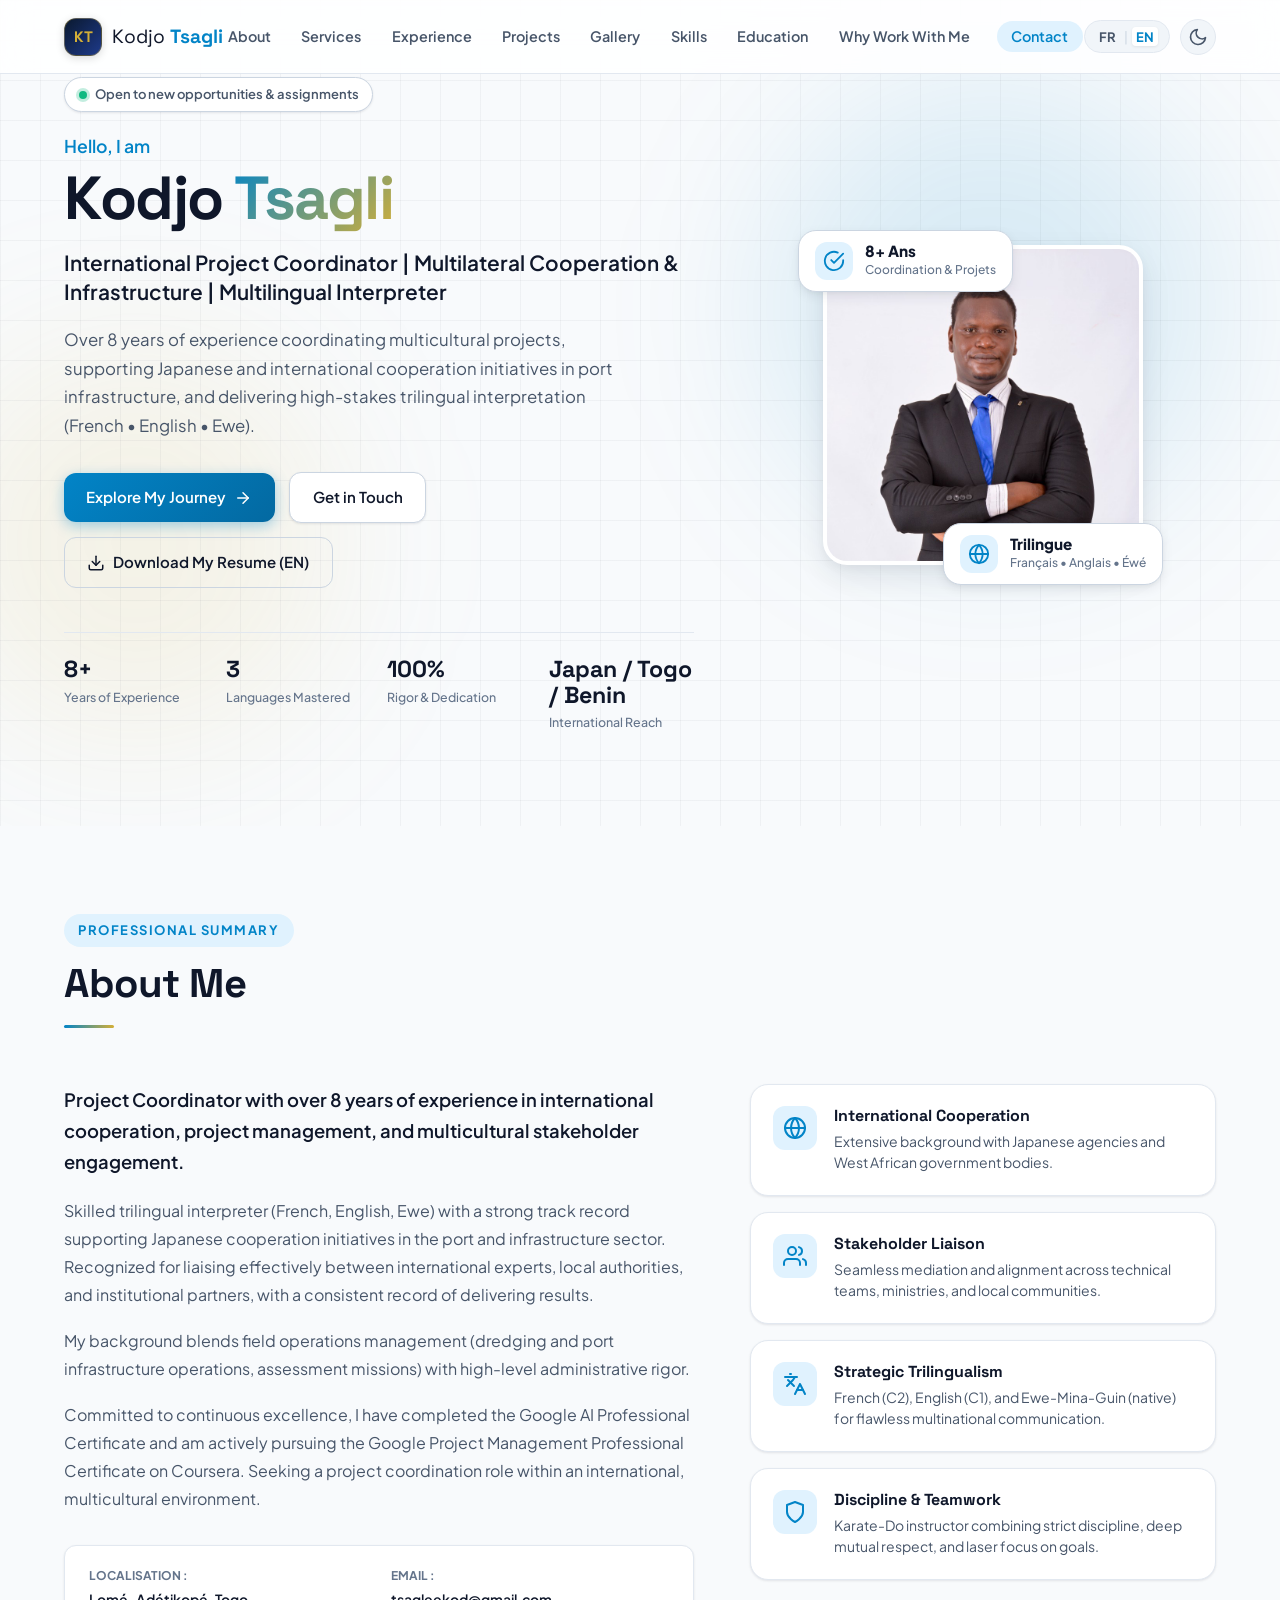
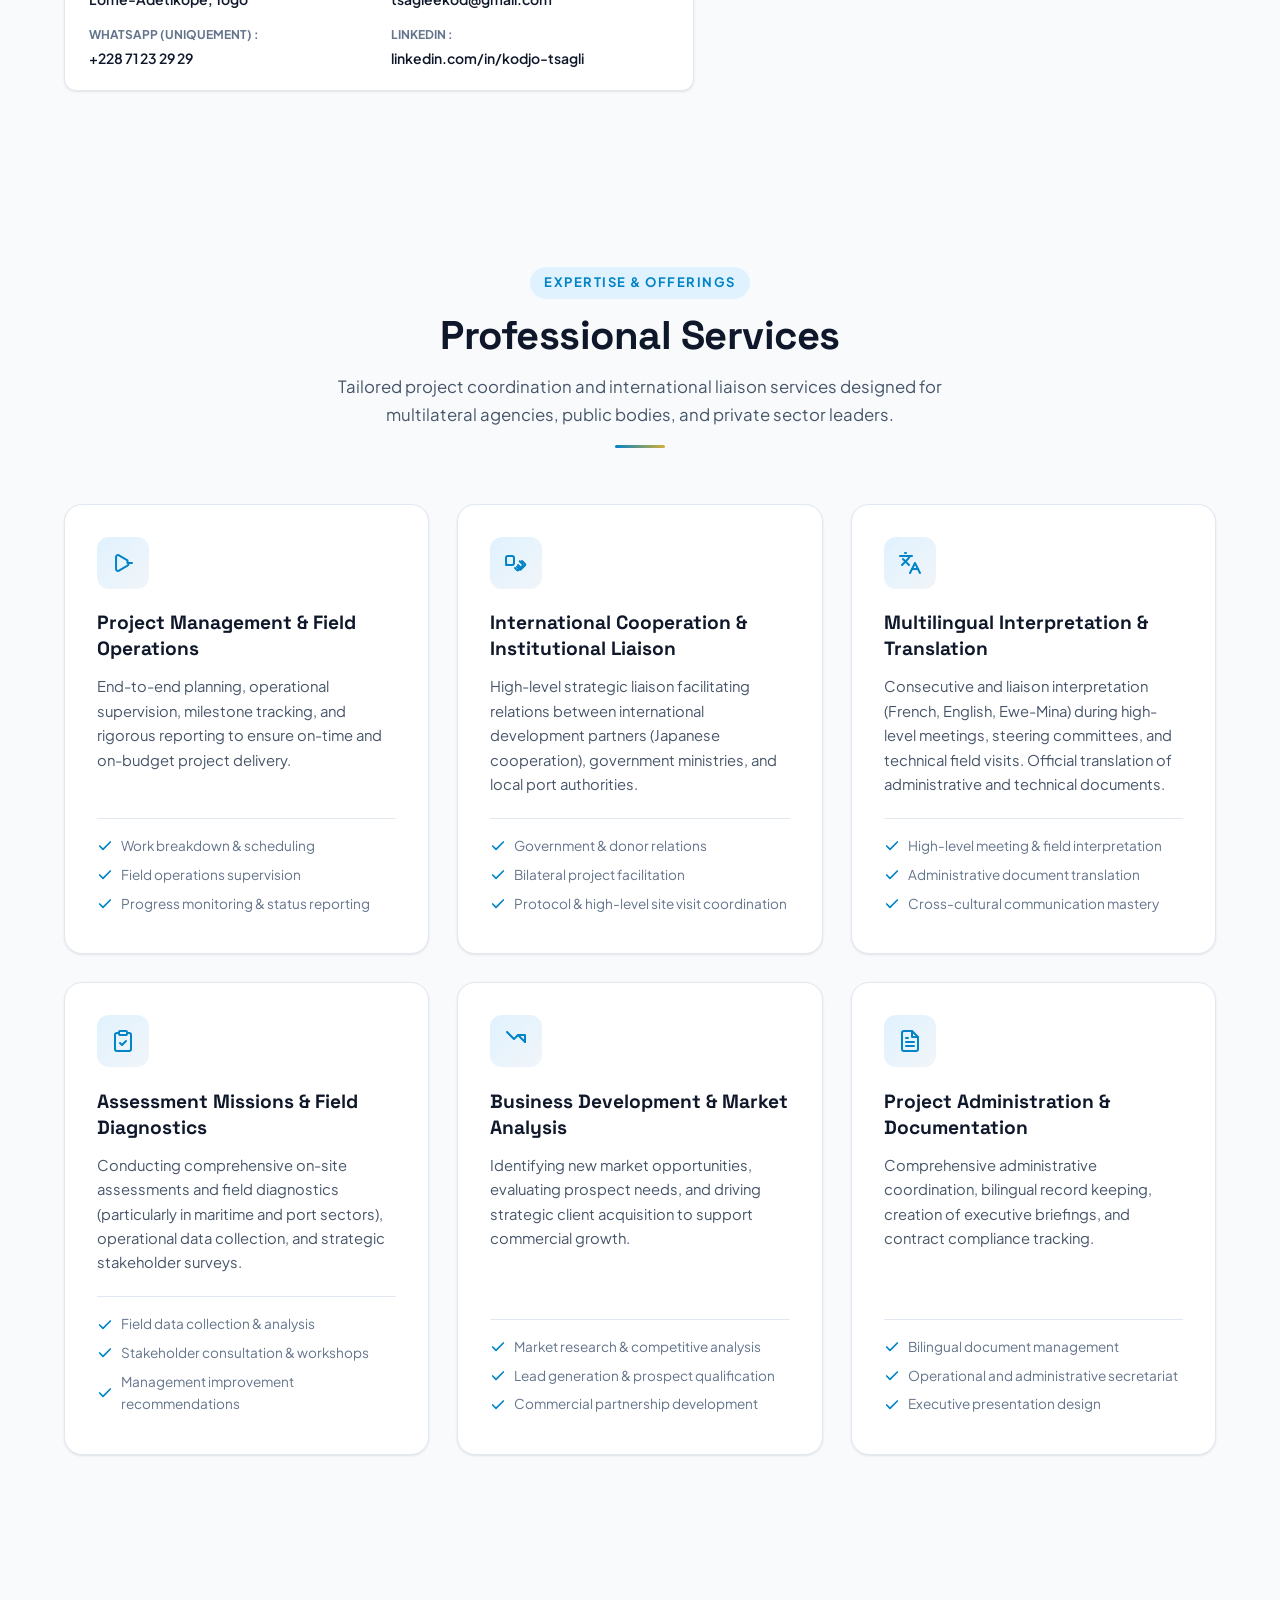
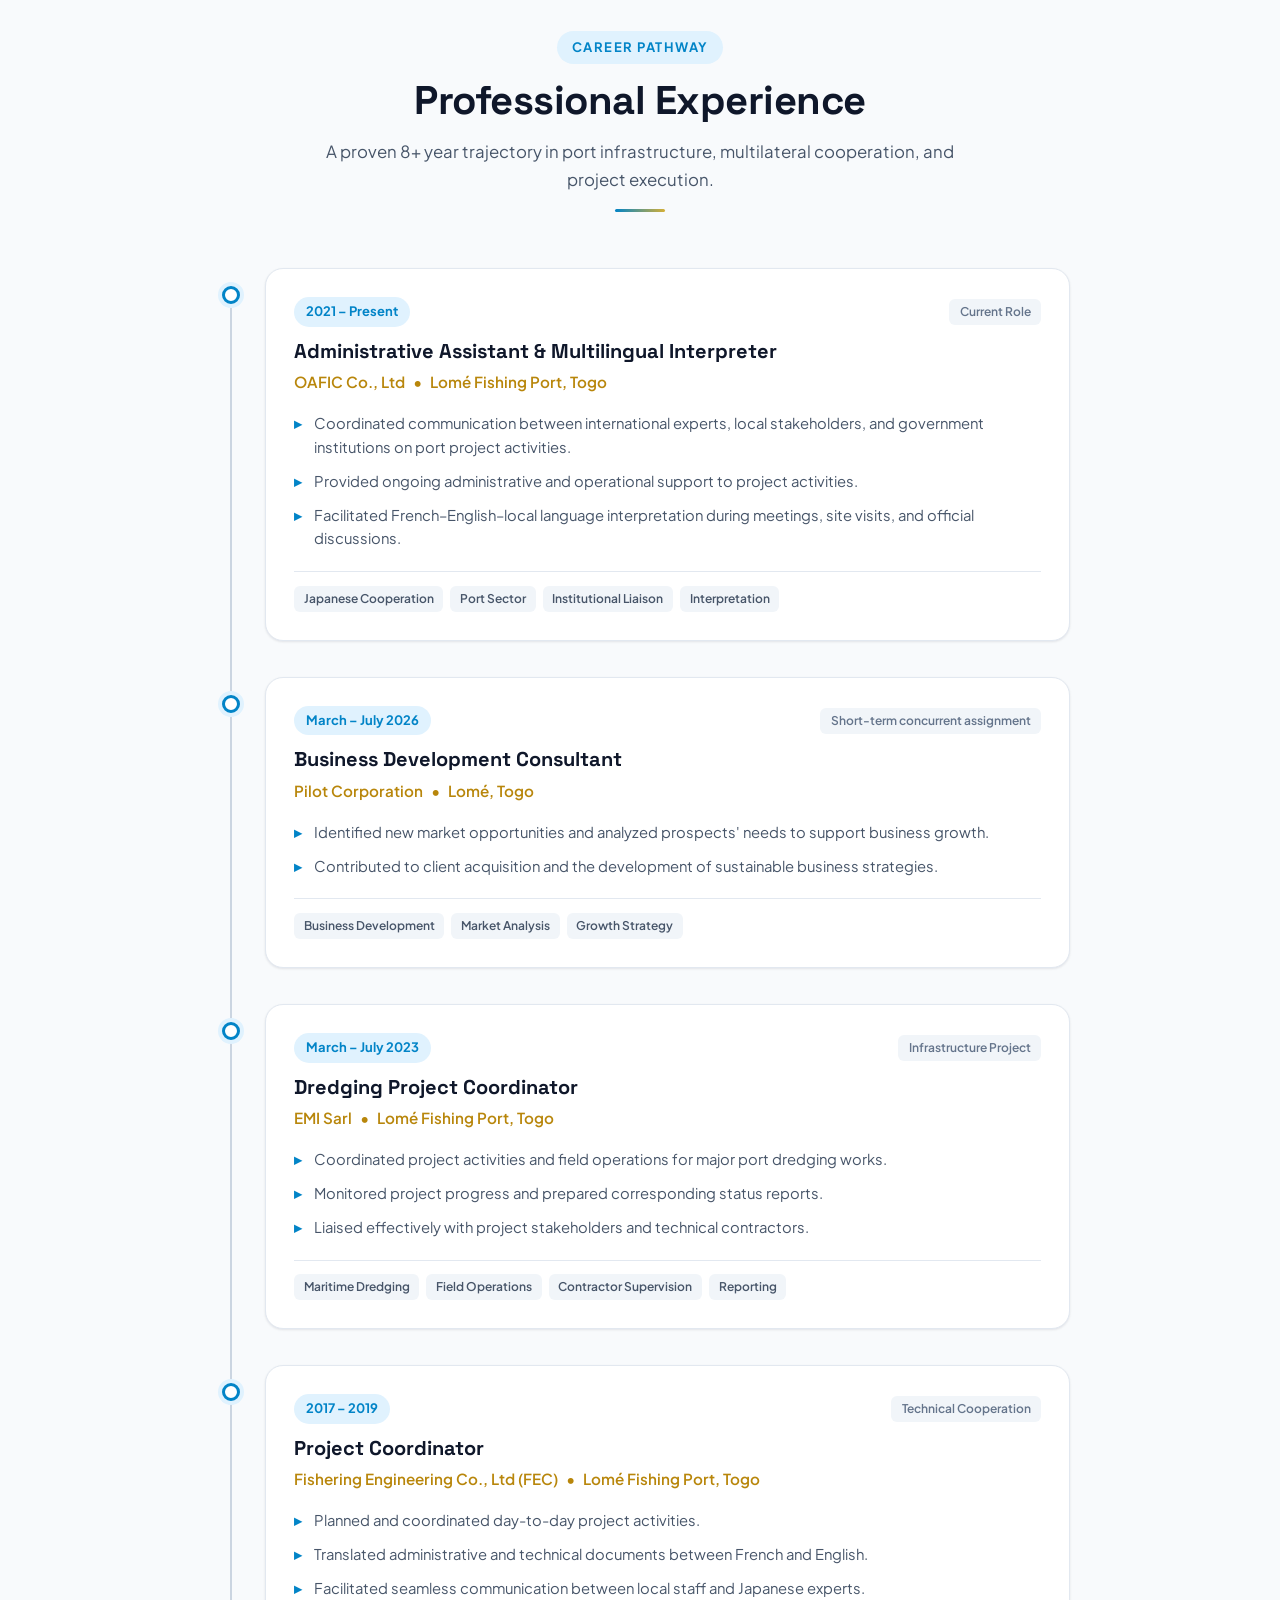
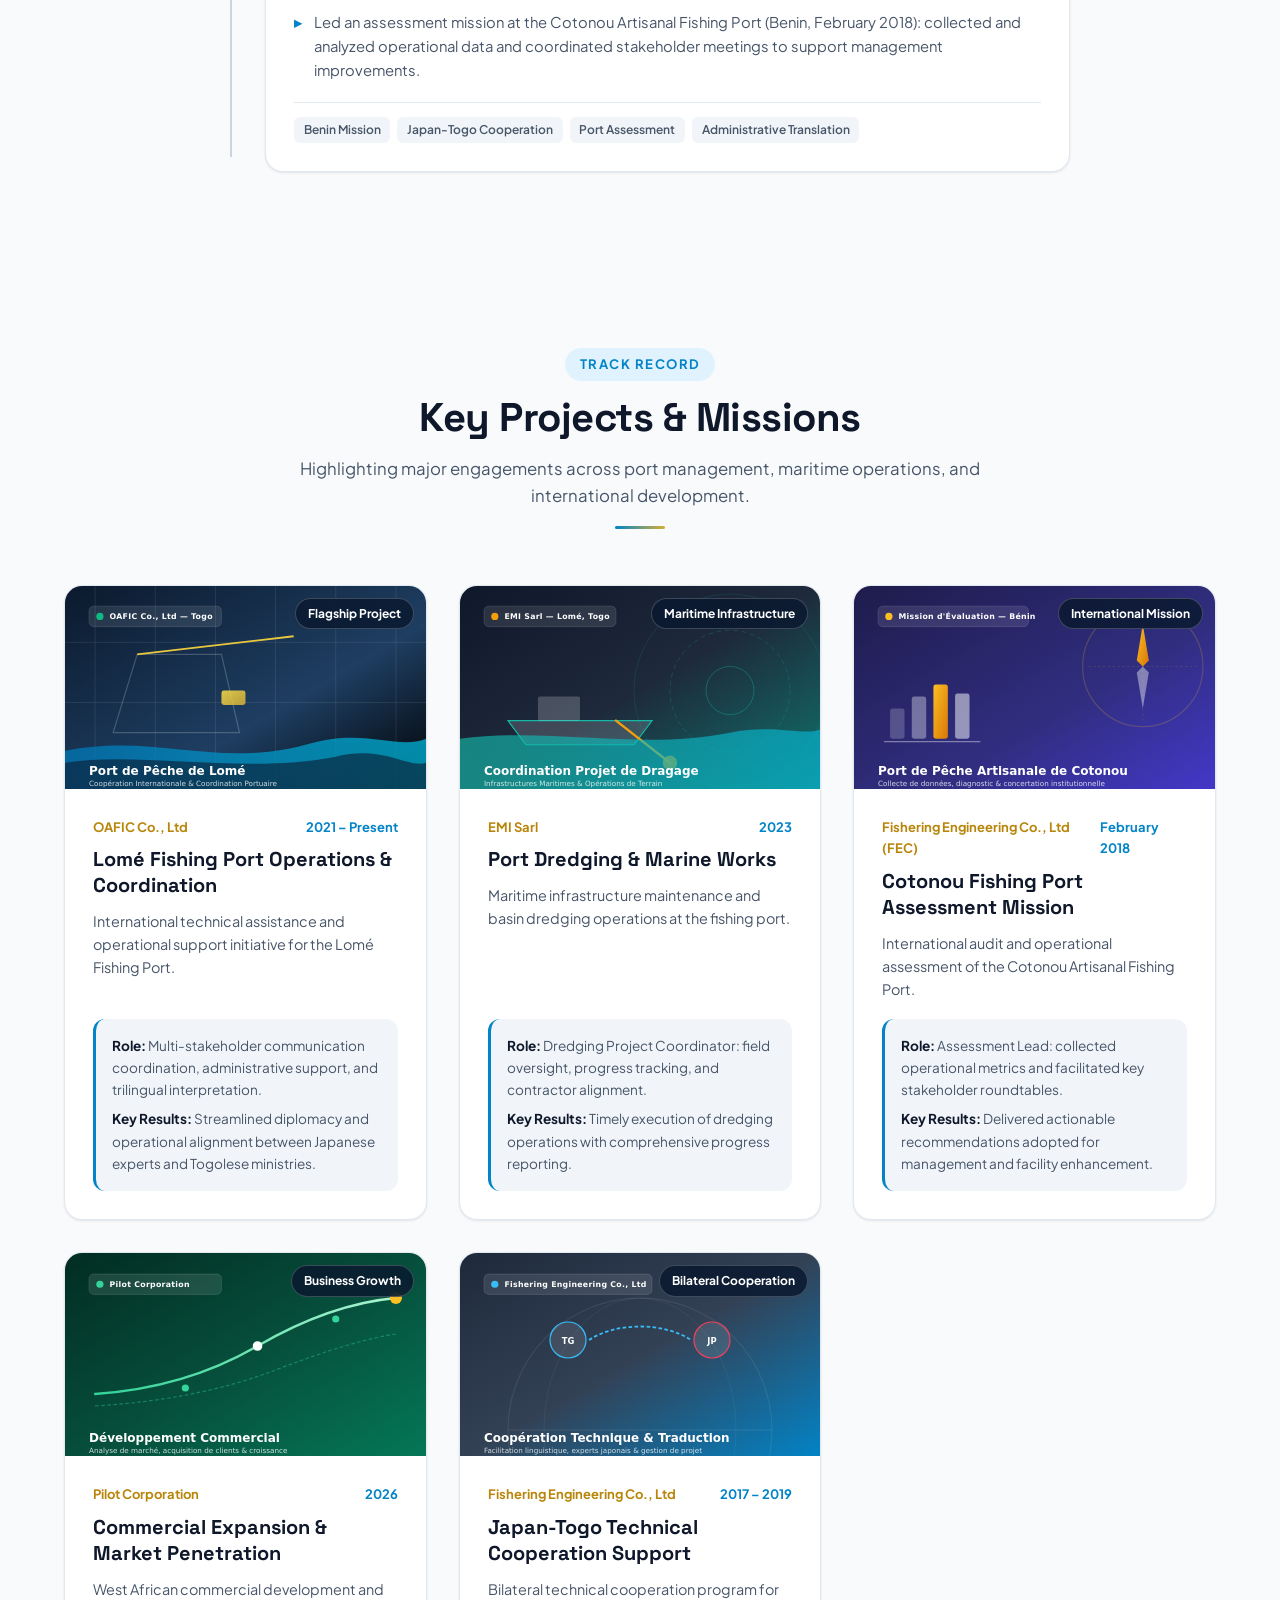
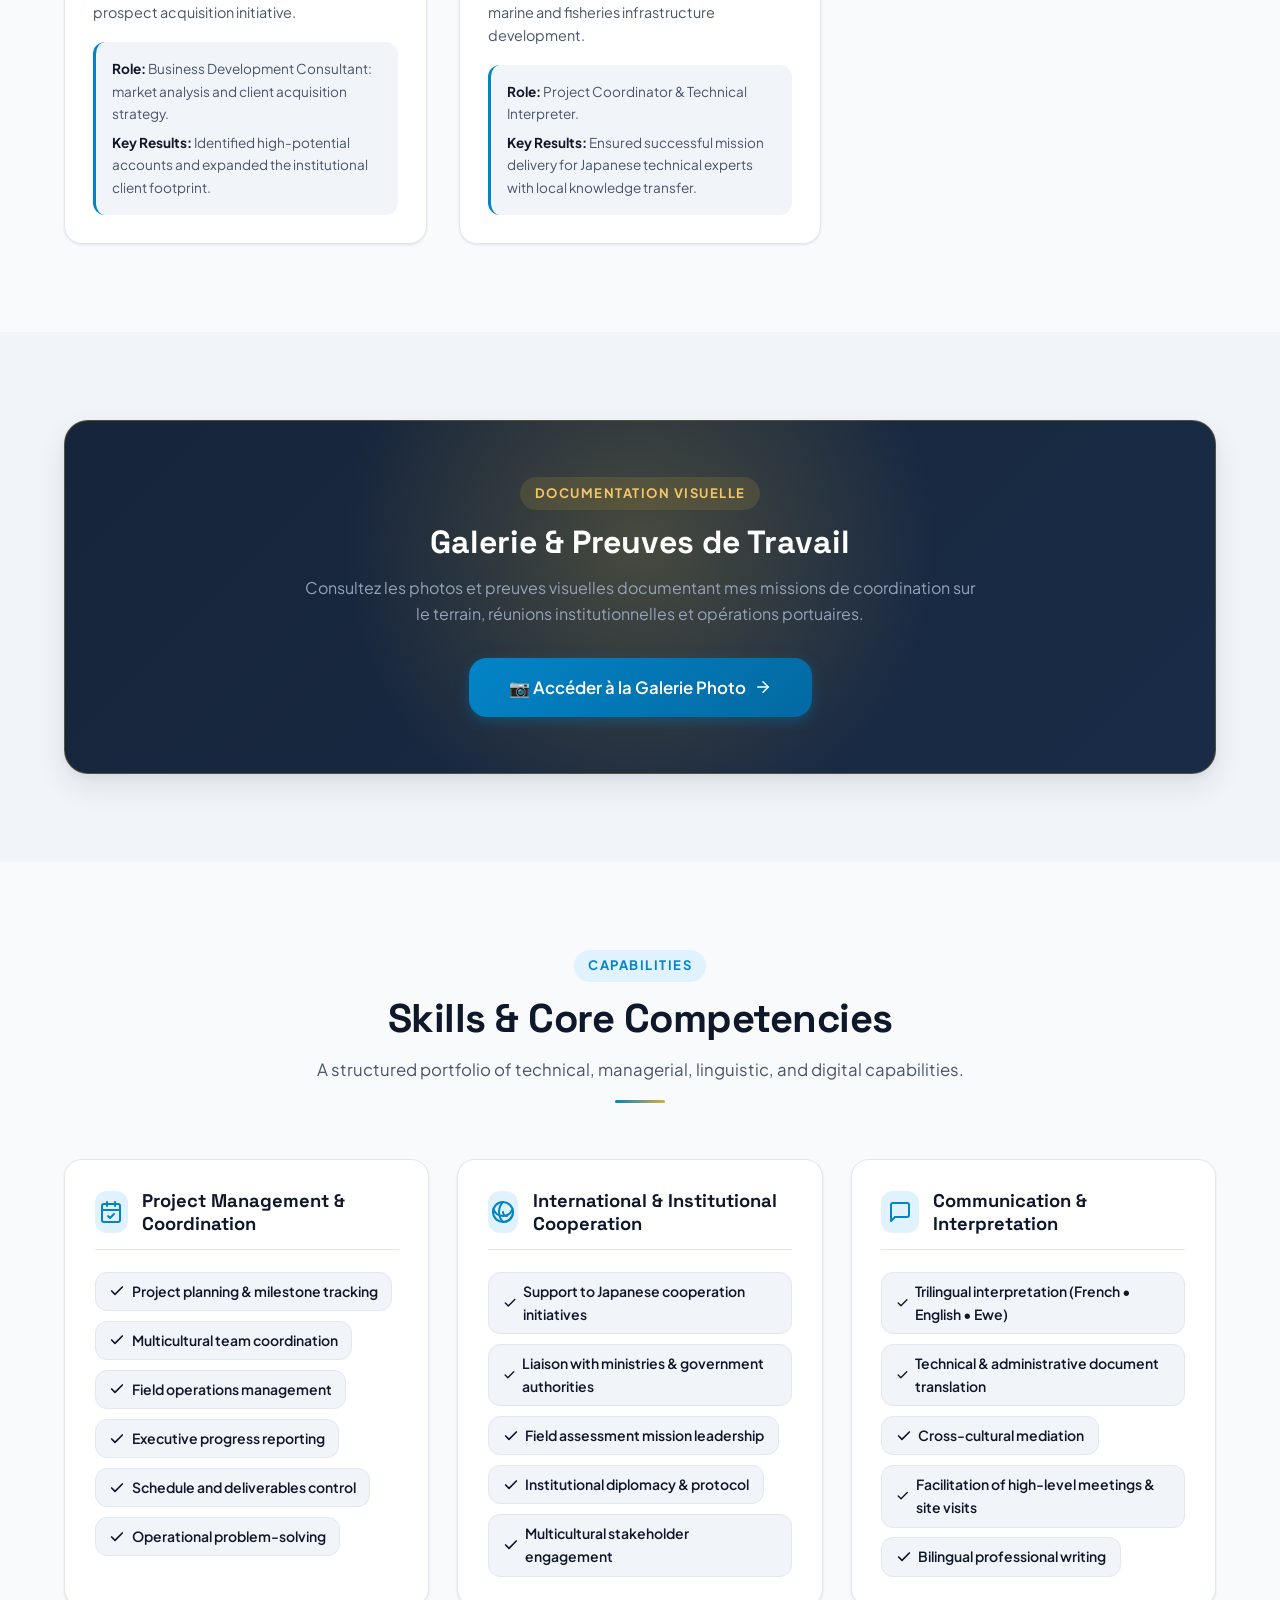
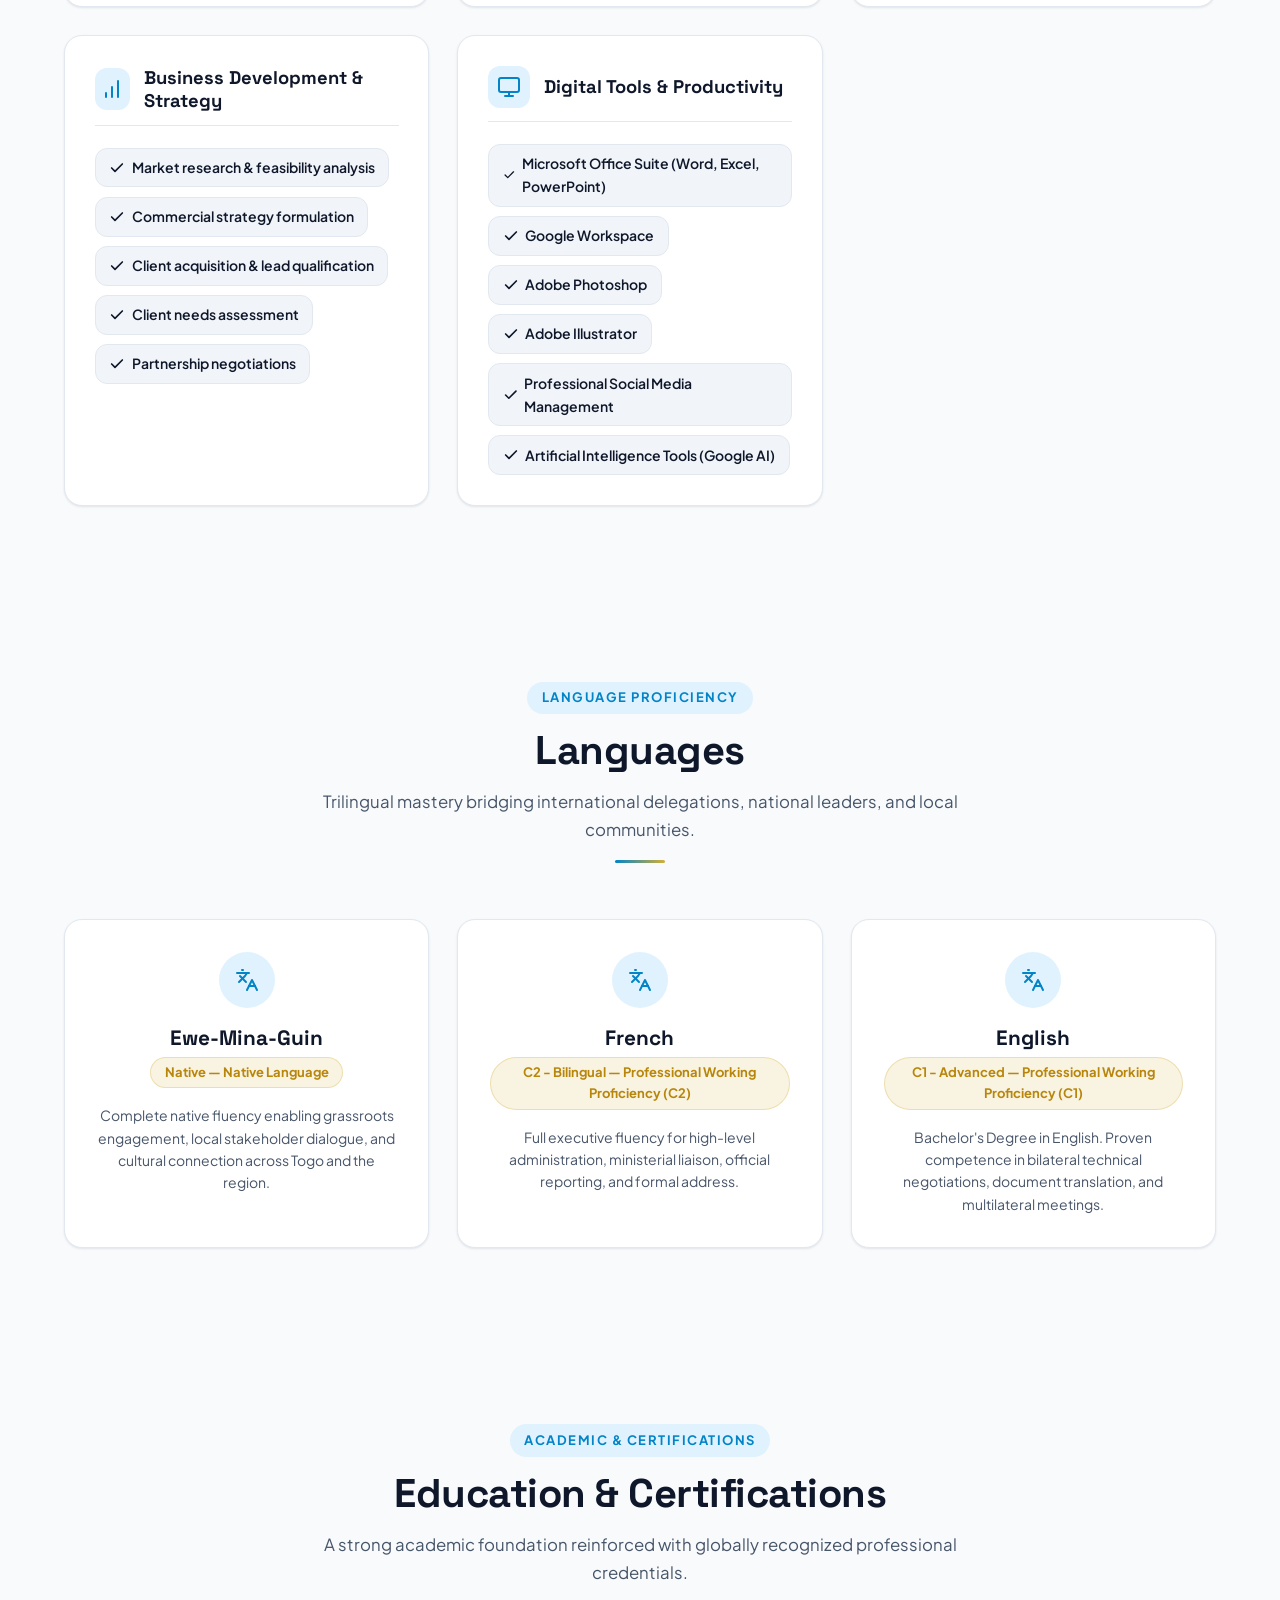
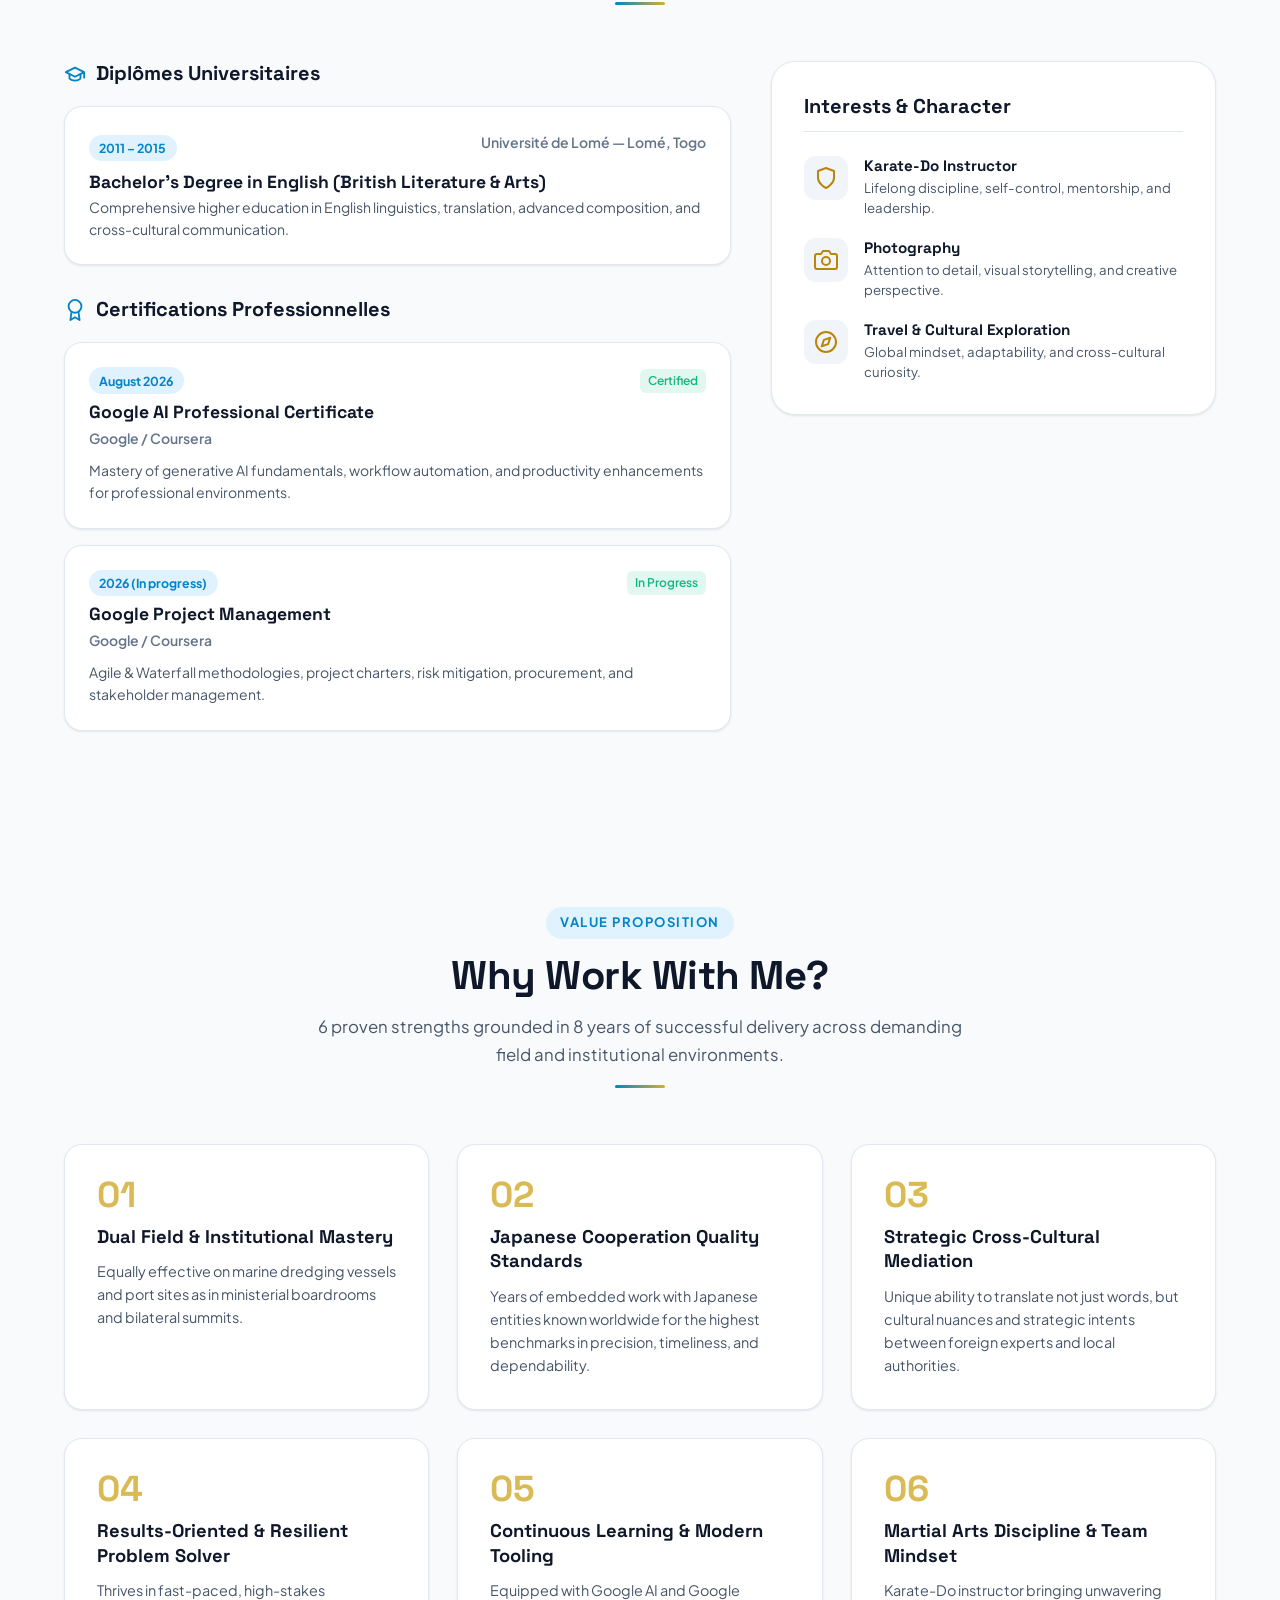
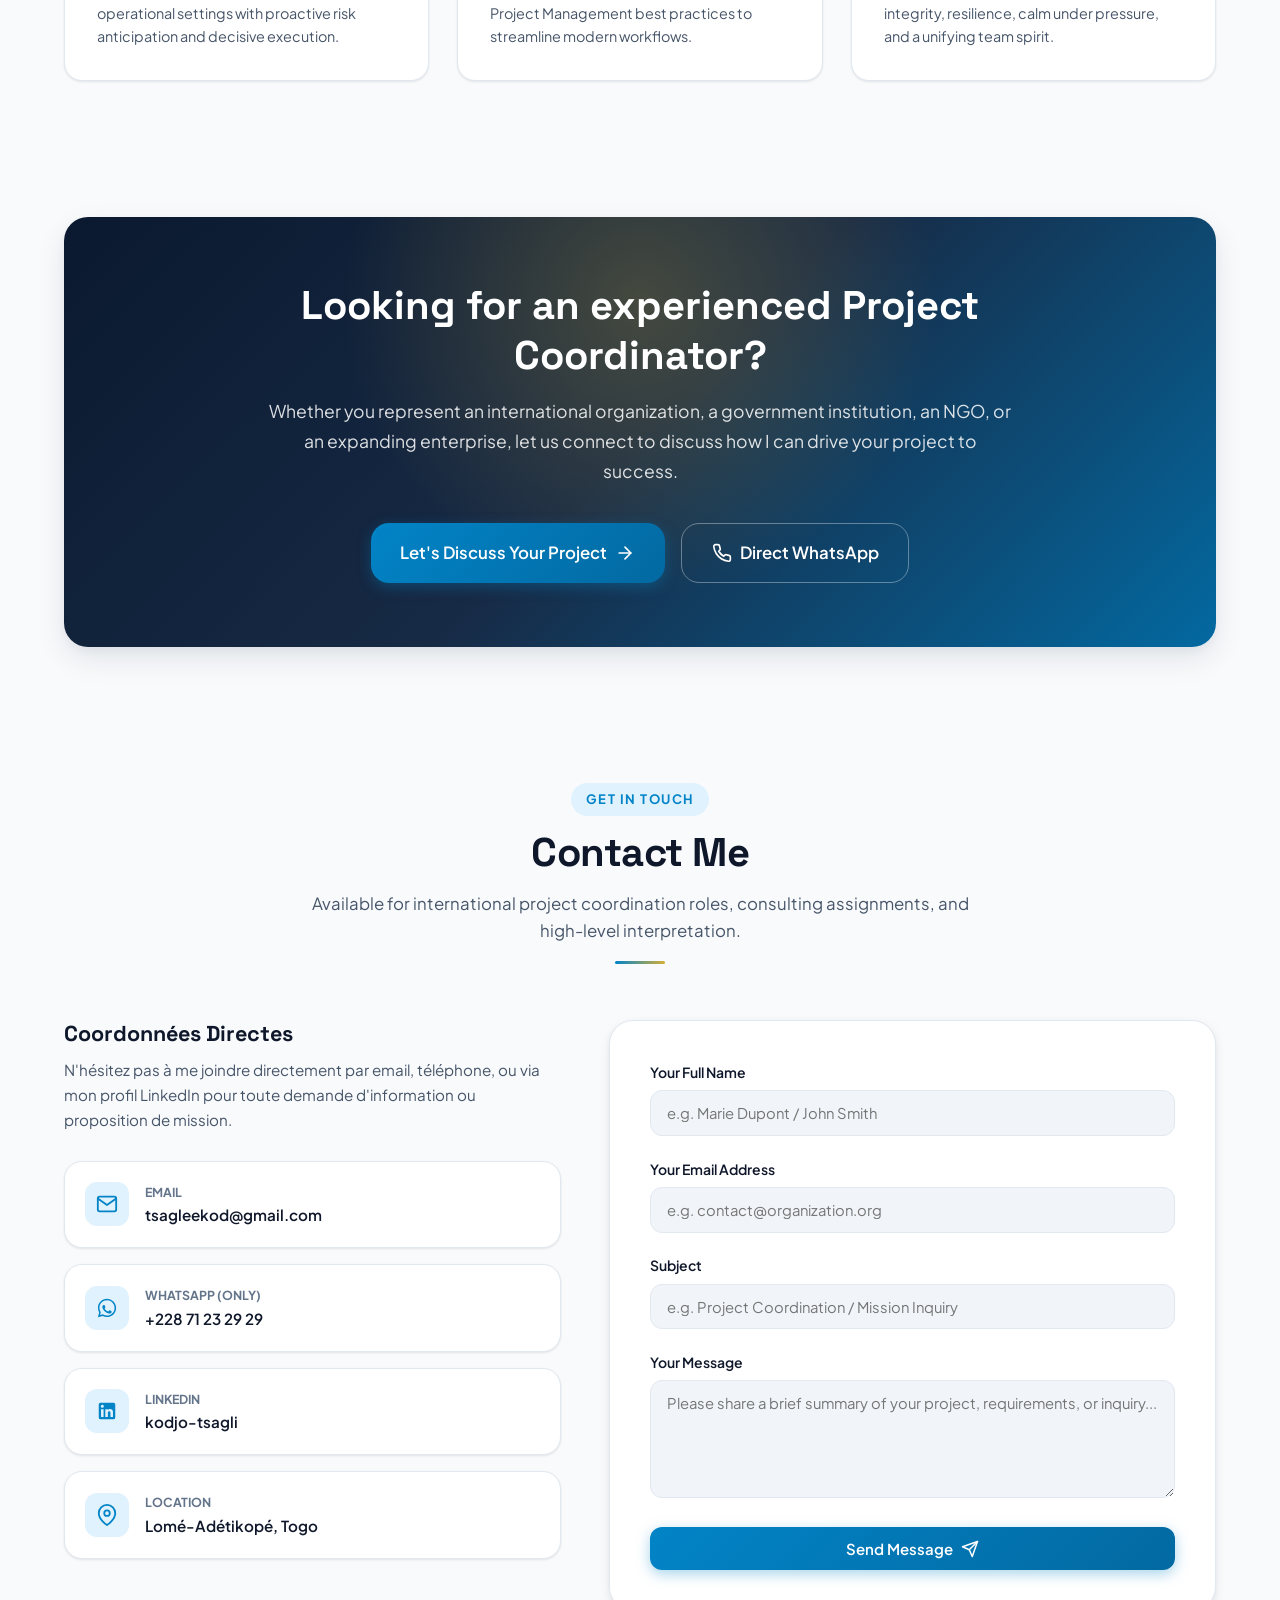
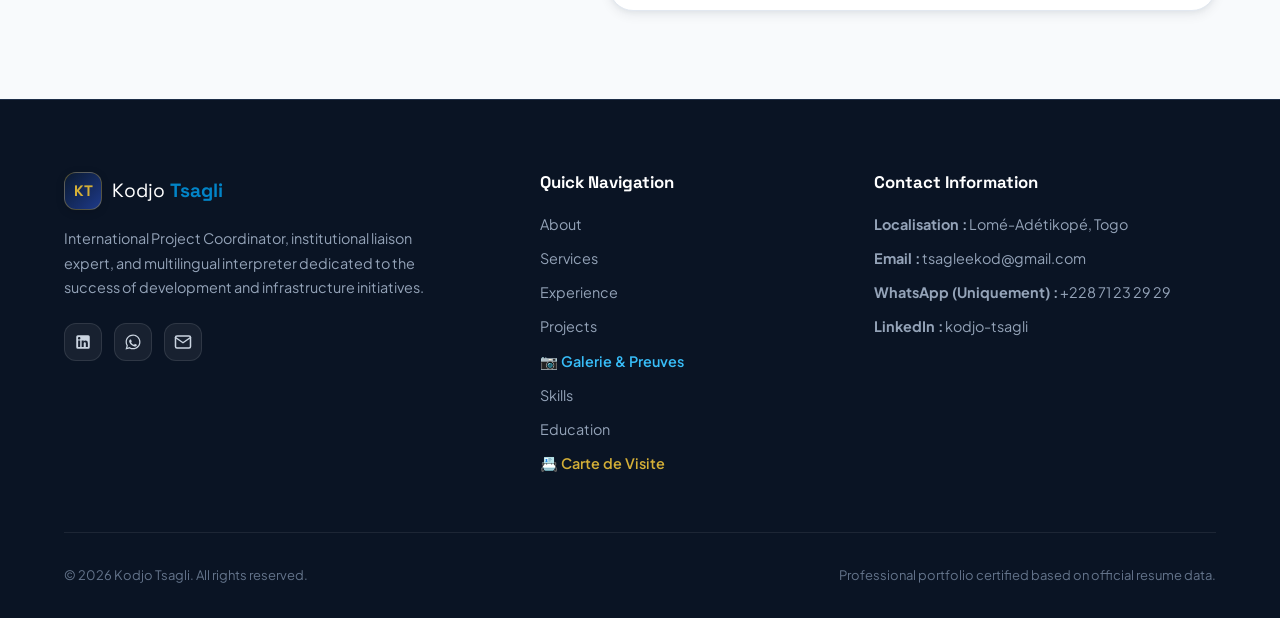
<file: CV/index.html>
<!DOCTYPE html>
<html lang="fr" data-theme="light">
<head>
  <meta charset="UTF-8">
  <meta name="viewport" content="width=device-width, initial-scale=1.0">
  <meta http-equiv="X-UA-Compatible" content="IE=edge">
  
  <!-- SEO Primary Meta Tags -->
  <title id="meta-title">Kodjo Tsagli | Coordinateur de Projets Internationaux & Interprète Multilingue</title>
  <meta name="title" id="meta-name-title" content="Kodjo Tsagli | Coordinateur de Projets Internationaux & Interprète Multilingue">
  <meta name="description" id="meta-description" content="Portfolio professionnel de Kodjo Tsagli, Coordinateur de Projets avec plus de 8 ans d'expérience en coopération internationale, gestion d'infrastructures portuaires et interprétariat trilingue (Français, Anglais, Éwé).">
  <meta name="keywords" id="meta-keywords" content="Kodjo Tsagli, Coordinateur de Projets, Coopération Internationale, Interprétariat, Togo, Port de Lomé, OAFIC, Gestion de projets, Coursera Google PM">
  <meta name="author" content="Kodjo Tsagli">
  <meta name="robots" content="index, follow">
  
  <!-- Open Graph / Facebook / LinkedIn / WhatsApp -->
  <meta property="og:type" content="website">
  <meta property="og:url" content="https://kodjotsagli.github.io/portfolio/">
  <meta property="og:title" id="og-title" content="Kodjo Tsagli | Coordinateur de Projets Internationaux & Interprète Multilingue">
  <meta property="og:description" id="og-description" content="Portfolio professionnel de Kodjo Tsagli. 8+ ans d'expérience en coopération internationale, secteur portuaire et médiation trilingue (FR • EN • EWÉ).">
  <meta property="og:image" content="https://kodjotsagli.github.io/portfolio/assets/images/profile.jpg">
  <meta property="og:image:secure_url" content="https://kodjotsagli.github.io/portfolio/assets/images/profile.jpg">
  <meta property="og:image:type" content="image/jpeg">
  <meta property="og:image:width" content="600">
  <meta property="og:image:height" content="600">

  <!-- Twitter Card -->
  <meta property="twitter:card" content="summary_large_image">
  <meta property="twitter:title" id="twitter-title" content="Kodjo Tsagli | Coordinateur de Projets Internationaux">
  <meta property="twitter:description" id="twitter-description" content="Portfolio de Kodjo Tsagli : Gestion de projets internationaux, Coopération japonaise, Interprétariat trilingue.">
  <meta property="twitter:image" content="https://kodjotsagli.github.io/portfolio/assets/images/profile.jpg">

  <!-- Favicon -->
  <link rel="icon" type="image/svg+xml" href="favicon/favicon.svg">
  <link rel="apple-touch-icon" href="favicon/favicon.svg">

  <!-- Preconnect Fonts -->
  <link rel="preconnect" href="https://fonts.googleapis.com">
  <link rel="preconnect" href="https://fonts.gstatic.com" crossorigin>
  <link href="https://fonts.googleapis.com/css2?family=Plus+Jakarta+Sans:wght@300;400;500;600;700;800&family=Space+Grotesk:wght@500;600;700&display=swap" rel="stylesheet">

  <!-- Stylesheet -->
  <link rel="stylesheet" href="style.css">

  <!-- Structured Data JSON-LD (Schema.org for Google) -->
  <script type="application/ld+json">
  {
    "@context": "https://schema.org",
    "@type": "Person",
    "name": "Kodjo Tsagli",
    "jobTitle": "Project Coordinator & Multilingual Interpreter",
    "url": "https://kodjo-tsagli.github.io/",
    "email": "tsagleekod@gmail.com",
    "telephone": "+22871232929",
    "address": {
      "@type": "PostalAddress",
      "addressLocality": "Lomé-Adétikopé",
      "addressCountry": "TG"
    },
    "sameAs": [
      "https://linkedin.com/in/kodjo-tsagli"
    ],
    "knowsLanguage": ["fra", "eng", "ewe"],
    "alumniOf": {
      "@type": "EducationalOrganization",
      "name": "Université de Lomé"
    }
  }
  </script>
</head>
<body>
  <!-- Navigation Bar -->
  <header class="site-header" id="site-header">
    <div class="container nav-container">
      <a href="#hero" class="brand-logo" aria-label="Kodjo Tsagli - Accueil">
        <span class="logo-mark">KT</span>
        <span class="logo-text">Kodjo <strong>Tsagli</strong></span>
      </a>

      <!-- Desktop & Mobile Nav Links -->
      <nav class="main-nav" id="main-nav" aria-label="Navigation principale">
        <ul class="nav-list">
          <li><a href="#about" class="nav-link" data-i18n="nav.about">À propos</a></li>
          <li><a href="#services" class="nav-link" data-i18n="nav.services">Services</a></li>
          <li><a href="#experience" class="nav-link" data-i18n="nav.experience">Expérience</a></li>
          <li><a href="#projects" class="nav-link" data-i18n="nav.projects">Projets</a></li>
          <li><a href="gallery.html" class="nav-link" data-i18n="nav.gallery">Galerie</a></li>
          <li><a href="#skills" class="nav-link" data-i18n="nav.skills">Compétences</a></li>
          <li><a href="#education" class="nav-link" data-i18n="nav.education">Formation</a></li>
          <li><a href="#why-me" class="nav-link" data-i18n="nav.whyMe">Pourquoi moi ?</a></li>
          <li><a href="#contact" class="nav-link nav-link-highlight" data-i18n="nav.contact">Contact</a></li>
        </ul>
      </nav>

      <!-- Action Controls (Language & Theme) -->
      <div class="nav-actions">
        <!-- Language Switcher -->
        <button id="lang-toggle-btn" class="lang-switch-btn" aria-label="Changer de langue (Switch to English)">
          <span class="lang-opt" data-lang-val="fr">FR</span>
          <span class="lang-divider">|</span>
          <span class="lang-opt" data-lang-val="en">EN</span>
        </button>

        <!-- Dark / Light Theme Toggle -->
        <button id="theme-toggle-btn" class="theme-switch-btn" aria-label="Basculer le thème sombre/clair" title="Changer le thème">
          <svg class="theme-icon sun-icon" viewBox="0 0 24 24" width="20" height="20" fill="none" stroke="currentColor" stroke-width="2" stroke-linecap="round" stroke-linejoin="round">
            <circle cx="12" cy="12" r="5"></circle>
            <line x1="12" y1="1" x2="12" y2="3"></line>
            <line x1="12" y1="21" x2="12" y2="23"></line>
            <line x1="4.22" y1="4.22" x2="5.64" y2="5.64"></line>
            <line x1="18.36" y1="18.36" x2="19.78" y2="19.78"></line>
            <line x1="1" y1="12" x2="3" y2="12"></line>
            <line x1="21" y1="12" x2="23" y2="12"></line>
            <line x1="4.22" y1="19.78" x2="5.64" y2="18.36"></line>
            <line x1="18.36" y1="5.64" x2="19.78" y2="4.22"></line>
          </svg>
          <svg class="theme-icon moon-icon" viewBox="0 0 24 24" width="20" height="20" fill="none" stroke="currentColor" stroke-width="2" stroke-linecap="round" stroke-linejoin="round">
            <path d="M21 12.79A9 9 0 1 1 11.21 3 7 7 0 0 0 21 12.79z"></path>
          </svg>
        </button>

        <!-- Mobile Menu Toggle Button -->
        <button id="mobile-nav-toggle" class="mobile-toggle-btn" aria-expanded="false" aria-controls="main-nav" aria-label="Ouvrir le menu">
          <span class="hamburger-bar"></span>
          <span class="hamburger-bar"></span>
          <span class="hamburger-bar"></span>
        </button>
      </div>
    </div>
  </header>

  <main id="main-content">
    <!-- HERO SECTION -->
    <section id="hero" class="hero-section">
      <div class="hero-bg-shapes" aria-hidden="true">
        <div class="shape-glow glow-1"></div>
        <div class="shape-glow glow-2"></div>
        <div class="grid-overlay"></div>
      </div>

      <div class="container hero-container">
        <div class="hero-content">
          <!-- Availability Pill Badge -->
          <div class="badge-status-wrap">
            <span class="status-indicator"></span>
            <span class="status-text" id="hero-availability" data-i18n="hero.availability">Disponible pour nouvelles opportunités &amp; missions</span>
          </div>

          <!-- Greeting & Name -->
          <p class="hero-greeting" data-i18n="hero.greeting">Bonjour, je suis</p>
          <h1 class="hero-name" id="hero-name">Kodjo <span>Tsagli</span></h1>
          
          <!-- Professional Title -->
          <p class="hero-title" id="hero-title" data-i18n="hero.title">
            Coordinateur de Projets Internationaux | Coopération &amp; Infrastructures | Interprète Multilingue
          </p>

          <!-- Executive Subtitle -->
          <p class="hero-subtitle" id="hero-subtitle" data-i18n="hero.subtitle">
            Plus de 8 ans d'expérience en coordination de projets multiculturels, appui aux initiatives de coopération internationale (notamment japonaise) dans le secteur portuaire et médiation trilingue (Français • Anglais • Éwé).
          </p>

          <!-- CTA Action Buttons -->
          <div class="hero-actions">
            <a href="#experience" class="btn btn-primary" id="btn-hero-path">
              <span data-i18n="hero.btnPath">Voir mon parcours</span>
              <svg viewBox="0 0 24 24" width="18" height="18" fill="none" stroke="currentColor" stroke-width="2" stroke-linecap="round" stroke-linejoin="round">
                <line x1="5" y1="12" x2="19" y2="12"></line>
                <polyline points="12 5 19 12 12 19"></polyline>
              </svg>
            </a>
            
            <a href="#contact" class="btn btn-secondary" id="btn-hero-contact">
              <span data-i18n="hero.btnContact">Me contacter</span>
            </a>

            <a href="assets/documents/CV_Kodjo_Tsagli_FR_1.docx" class="btn btn-outline" id="btn-hero-cv" download>
              <svg viewBox="0 0 24 24" width="18" height="18" fill="none" stroke="currentColor" stroke-width="2" stroke-linecap="round" stroke-linejoin="round">
                <path d="M21 15v4a2 2 0 0 1-2 2H5a2 2 0 0 1-2-2v-4"></path>
                <polyline points="7 10 12 15 17 10"></polyline>
                <line x1="12" y1="15" x2="12" y2="3"></line>
              </svg>
              <span id="hero-cv-text" data-i18n="hero.btnCv">Télécharger mon CV (FR)</span>
            </a>
          </div>

          <!-- Key Quick Stats -->
          <div class="hero-stats-grid" id="hero-stats">
            <!-- Dynamically populated from config.js or fallback -->
            <div class="stat-card">
              <div class="stat-val">8+</div>
              <div class="stat-label">Années d'expérience</div>
            </div>
            <div class="stat-card">
              <div class="stat-val">3</div>
              <div class="stat-label">Langues maîtrisées</div>
            </div>
            <div class="stat-card">
              <div class="stat-val">100%</div>
              <div class="stat-label">Engagement &amp; Rigueur</div>
            </div>
            <div class="stat-card">
              <div class="stat-val">Japon / Togo / Bénin</div>
              <div class="stat-label">Portée multilatérale</div>
            </div>
          </div>
        </div>

        <!-- Hero Visual Profile Card -->
        <div class="hero-visual">
          <div class="profile-card-wrap">
            <div class="profile-avatar-frame">
              <img src="assets/images/profile.jpg" id="profile-img" alt="Kodjo Tsagli - Coordinateur de Projets" class="profile-img" width="360" height="360" loading="eager">
              <div class="avatar-glow-ring"></div>
            </div>

            <!-- Floating Experience Badge -->
            <div class="floating-badge badge-exp">
              <div class="badge-icon-box">
                <svg viewBox="0 0 24 24" width="22" height="22" fill="none" stroke="currentColor" stroke-width="2" stroke-linecap="round" stroke-linejoin="round">
                  <path d="M22 11.08V12a10 10 0 1 1-5.93-9.14"></path>
                  <polyline points="22 4 12 14.01 9 11.01"></polyline>
                </svg>
              </div>
              <div class="badge-text">
                <span class="badge-number">8+ Ans</span>
                <span class="badge-subtitle">Coordination &amp; Projets</span>
              </div>
            </div>

            <!-- Floating Languages Badge -->
            <div class="floating-badge badge-lang">
              <div class="badge-icon-box">
                <svg viewBox="0 0 24 24" width="22" height="22" fill="none" stroke="currentColor" stroke-width="2" stroke-linecap="round" stroke-linejoin="round">
                  <circle cx="12" cy="12" r="10"></circle>
                  <line x1="2" y1="12" x2="22" y2="12"></line>
                  <path d="M12 2a15.3 15.3 0 0 1 4 10 15.3 15.3 0 0 1-4 10 15.3 15.3 0 0 1-4-10 15.3 15.3 0 0 1 4-10z"></path>
                </svg>
              </div>
              <div class="badge-text">
                <span class="badge-number">Trilingue</span>
                <span class="badge-subtitle">Français • Anglais • Éwé</span>
              </div>
            </div>
          </div>
        </div>
      </div>
    </section>

    <!-- ABOUT SECTION -->
    <section id="about" class="section about-section">
      <div class="container">
        <div class="section-header">
          <span class="section-tag" data-i18n="about.sectionTag">Profil Professionnel</span>
          <h2 class="section-title" data-i18n="about.title">À propos de moi</h2>
          <div class="section-divider"></div>
        </div>

        <div class="about-grid">
          <!-- Text Narrative Column -->
          <div class="about-text-col">
            <p class="lead-text" id="about-lead" data-i18n="about.lead">
              Coordinateur de projets comptant plus de 8 ans d'expérience en coopération internationale, gestion de projets et coordination de parties prenantes multiculturelles.
            </p>
            
            <div class="about-paragraphs" id="about-paragraphs">
              <p>Expert en interprétariat trilingue (français, anglais, éwé) et en appui aux initiatives de coopération japonaise dans le secteur portuaire et des infrastructures. Reconnu pour ma capacité à assurer une liaison fluide et efficace entre experts internationaux, autorités locales et partenaires institutionnels.</p>
              <p>Mon parcours combine gestion opérationnelle de terrain (opérations maritimes et de dragage, missions d'évaluation portuaire) et rigueur administrative de haut niveau.</p>
              <p>Passionné par l'efficience des organisations, je prépare activement la certification professionnelle Google Project Management et j'ai complété le certificat Google IA sur Coursera. Je suis à la recherche d'un poste ou de missions de coordination de projets dans un environnement international et multiculturel.</p>
            </div>

            <!-- Quick Contact Snapshot -->
            <div class="about-contact-snapshot">
              <div class="snapshot-item">
                <span class="snapshot-label">Localisation :</span>
                <span class="snapshot-value">Lomé-Adétikopé, Togo</span>
              </div>
              <div class="snapshot-item">
                <span class="snapshot-label">Email :</span>
                <a href="mailto:tsagleekod@gmail.com" class="snapshot-link">tsagleekod@gmail.com</a>
              </div>
              <div class="snapshot-item">
                <span class="snapshot-label">WhatsApp (Uniquement) :</span>
                <a href="https://wa.me/22871232929" target="_blank" rel="noopener noreferrer" class="snapshot-link">+228 71 23 29 29</a>
              </div>
              <div class="snapshot-item">
                <span class="snapshot-label">LinkedIn :</span>
                <a href="https://linkedin.com/in/kodjo-tsagli" target="_blank" rel="noopener noreferrer" class="snapshot-link">linkedin.com/in/kodjo-tsagli</a>
              </div>
            </div>
          </div>

          <!-- Highlight Cards Column -->
          <div class="about-highlights-col" id="about-highlights">
            <!-- Dynamically populated from config.js -->
            <div class="highlight-card">
              <div class="highlight-icon">
                <svg viewBox="0 0 24 24" width="24" height="24" fill="none" stroke="currentColor" stroke-width="2" stroke-linecap="round" stroke-linejoin="round">
                  <circle cx="12" cy="12" r="10"></circle>
                  <line x1="2" y1="12" x2="22" y2="12"></line>
                  <path d="M12 2a15.3 15.3 0 0 1 4 10 15.3 15.3 0 0 1-4 10 15.3 15.3 0 0 1-4-10 15.3 15.3 0 0 1 4-10z"></path>
                </svg>
              </div>
              <div class="highlight-info">
                <h4>Coopération Internationale</h4>
                <p>Expertise éprouvée auprès d'organismes japonais et institutions publiques d'Afrique de l'Ouest.</p>
              </div>
            </div>

            <div class="highlight-card">
              <div class="highlight-icon">
                <svg viewBox="0 0 24 24" width="24" height="24" fill="none" stroke="currentColor" stroke-width="2" stroke-linecap="round" stroke-linejoin="round">
                  <path d="M17 21v-2a4 4 0 0 0-4-4H5a4 4 0 0 0-4 4v2"></path>
                  <circle cx="9" cy="7" r="4"></circle>
                  <path d="M23 21v-2a4 4 0 0 0-3-3.87"></path>
                  <path d="M16 3.13a4 4 0 0 1 0 7.75"></path>
                </svg>
              </div>
              <div class="highlight-info">
                <h4>Liaison Parties Prenantes</h4>
                <p>Médiation et concertation entre équipes techniques, ministères et communautés locales.</p>
              </div>
            </div>

            <div class="highlight-card">
              <div class="highlight-icon">
                <svg viewBox="0 0 24 24" width="24" height="24" fill="none" stroke="currentColor" stroke-width="2" stroke-linecap="round" stroke-linejoin="round">
                  <path d="M5 8l6 6"></path>
                  <path d="M4 14h16"></path>
                  <path d="M2 5h12"></path>
                  <path d="M7 2h1"></path>
                  <path d="M22 22l-5-10-5 10"></path>
                  <path d="M14 18h6"></path>
                </svg>
              </div>
              <div class="highlight-info">
                <h4>Trilinguisme Stratégique</h4>
                <p>Français (C2), Anglais (C1) et Éwé-Mina-Guin (maternelle) pour une fluidité totale des échanges.</p>
              </div>
            </div>

            <div class="highlight-card">
              <div class="highlight-icon">
                <svg viewBox="0 0 24 24" width="24" height="24" fill="none" stroke="currentColor" stroke-width="2" stroke-linecap="round" stroke-linejoin="round">
                  <path d="M12 22s8-4 8-10V5l-8-3-8 3v7c0 6 8 10 8 10z"></path>
                </svg>
              </div>
              <div class="highlight-info">
                <h4>Discipline &amp; Esprit d'équipe</h4>
                <p>Instructeur de Karaté-Do, alliant rigueur, sens du respect et concentration sur les objectifs.</p>
              </div>
            </div>
          </div>
        </div>
      </div>
    </section>

    <!-- SERVICES SECTION -->
    <section id="services" class="section services-section">
      <div class="container">
        <div class="section-header text-center">
          <span class="section-tag" data-i18n="services.sectionTag">Expertise &amp; Offre</span>
          <h2 class="section-title" data-i18n="services.title">Mes Services Professionnels</h2>
          <p class="section-subtitle" data-i18n="services.subtitle">Des prestations ciblées et adaptées aux exigences des organisations internationales, des institutions publiques et des entreprises privées.</p>
          <div class="section-divider center"></div>
        </div>

        <div class="services-grid" id="services-container">
          <!-- Populated dynamically via config.js -->
        </div>
      </div>
    </section>

    <!-- EXPERIENCE SECTION (TIMELINE) -->
    <section id="experience" class="section experience-section">
      <div class="container">
        <div class="section-header text-center">
          <span class="section-tag" data-i18n="experience.sectionTag">Parcours Professionnel</span>
          <h2 class="section-title" data-i18n="experience.title">Expérience Professionnelle</h2>
          <p class="section-subtitle" data-i18n="experience.subtitle">Un historique prouvé de plus de 8 ans dans des projets d'infrastructures, de coopération multilatérale et de développement.</p>
          <div class="section-divider center"></div>
        </div>

        <div class="timeline-wrapper">
          <div class="timeline-track" aria-hidden="true"></div>
          <div class="timeline-items" id="experience-timeline">
            <!-- Populated dynamically via config.js -->
          </div>
        </div>
      </div>
    </section>

    <!-- PROJECTS SECTION -->
    <section id="projects" class="section projects-section">
      <div class="container">
        <div class="section-header text-center">
          <span class="section-tag" data-i18n="projects.sectionTag">Réalisations</span>
          <h2 class="section-title" data-i18n="projects.title">Projets Réalisés &amp; Missions Clés</h2>
          <p class="section-subtitle" data-i18n="projects.subtitle">Aperçu de mes interventions majeures en gestion portuaire, infrastructures et développement institutionnel.</p>
          <div class="section-divider center"></div>
        </div>

        <div class="projects-grid" id="projects-container">
          <!-- Populated dynamically via config.js -->
        </div>
      </div>
    </section>

    <!-- GALLERY TEASER SECTION -->
    <section id="gallery-preview" class="section gallery-preview-section" style="background-color: var(--bg-surface-alt);">
      <div class="container">
        <div class="cta-box" style="background: linear-gradient(135deg, rgba(10, 25, 47, 0.95), rgba(13, 32, 61, 0.95)); border: 1px solid rgba(212, 175, 55, 0.3); border-radius: var(--radius-xl); padding: 3.5rem 2rem;">
          <div class="cta-glow" aria-hidden="true"></div>
          <div class="cta-content" style="text-align: center; max-width: 680px; margin: 0 auto;">
            <span class="section-tag" style="background: rgba(212, 175, 55, 0.15); color: var(--color-gold-light); margin-bottom: 0.75rem;">Documentation Visuelle</span>
            <h2 class="cta-title" style="color: #FFFFFF; font-size: 2rem; margin-bottom: 0.85rem;">Galerie &amp; Preuves de Travail</h2>
            <p class="cta-subtitle" style="color: #94A3B8; font-size: 1rem; margin-bottom: 2rem; line-height: 1.6;">
              Consultez les photos et preuves visuelles documentant mes missions de coordination sur le terrain, réunions institutionnelles et opérations portuaires.
            </p>
            <a href="gallery.html" class="btn btn-primary btn-large" style="padding: 0.95rem 2.5rem; margin: 0 auto; display: inline-flex;">
              <span>📷 Accéder à la Galerie Photo</span>
              <svg viewBox="0 0 24 24" width="18" height="18" fill="none" stroke="currentColor" stroke-width="2" stroke-linecap="round" stroke-linejoin="round">
                <line x1="5" y1="12" x2="19" y2="12"></line>
                <polyline points="12 5 19 12 12 19"></polyline>
              </svg>
            </a>
          </div>
        </div>
      </div>
    </section>

    <!-- SKILLS SECTION -->
    <section id="skills" class="section skills-section">
      <div class="container">
        <div class="section-header text-center">
          <span class="section-tag" data-i18n="skills.sectionTag">Savoir-faire</span>
          <h2 class="section-title" data-i18n="skills.title">Compétences &amp; Domaines d'Expertise</h2>
          <p class="section-subtitle" data-i18n="skills.subtitle">Un ensemble structuré de compétences techniques, managériales, linguistiques et digitales.</p>
          <div class="section-divider center"></div>
        </div>

        <div class="skills-categories-grid" id="skills-container">
          <!-- Populated dynamically via config.js -->
        </div>
      </div>
    </section>

    <!-- LANGUAGES SECTION -->
    <section id="languages" class="section languages-section">
      <div class="container">
        <div class="section-header text-center">
          <span class="section-tag" data-i18n="languages.sectionTag">Atout Linguistique</span>
          <h2 class="section-title" data-i18n="languages.title">Langues Maîtrisées</h2>
          <p class="section-subtitle" data-i18n="languages.subtitle">Un profil trilingue pour une communication sans barrière entre acteurs internationaux et communautés locales.</p>
          <div class="section-divider center"></div>
        </div>

        <div class="languages-grid" id="languages-container">
          <!-- Populated dynamically via config.js -->
        </div>
      </div>
    </section>

    <!-- EDUCATION & CERTIFICATIONS SECTION -->
    <section id="education" class="section education-section">
      <div class="container">
        <div class="section-header text-center">
          <span class="section-tag" data-i18n="education.sectionTag">Parcours Académique</span>
          <h2 class="section-title" data-i18n="education.title">Formation &amp; Certifications</h2>
          <p class="section-subtitle" data-i18n="education.subtitle">Un socle académique solide complété par des certifications professionnelles internationales d'actualité.</p>
          <div class="section-divider center"></div>
        </div>

        <div class="education-layout-grid">
          <!-- Degrees & Certifications Column -->
          <div class="education-main-col">
            <h3 class="col-heading">
              <svg viewBox="0 0 24 24" width="22" height="22" fill="none" stroke="currentColor" stroke-width="2" stroke-linecap="round" stroke-linejoin="round">
                <path d="M22 10v6M2 10l10-5 10 5-10 5z"></path>
                <path d="M6 12v5c3 3 9 3 12 0v-5"></path>
              </svg>
              Diplômes Universitaires
            </h3>
            <div class="degrees-list" id="degrees-container">
              <!-- Populated dynamically via config.js -->
            </div>

            <h3 class="col-heading mt-6">
              <svg viewBox="0 0 24 24" width="22" height="22" fill="none" stroke="currentColor" stroke-width="2" stroke-linecap="round" stroke-linejoin="round">
                <circle cx="12" cy="8" r="7"></circle>
                <polyline points="8.21 13.89 7 23 12 20 17 23 15.79 13.88"></polyline>
              </svg>
              Certifications Professionnelles
            </h3>
            <div class="certifications-list" id="certifications-container">
              <!-- Populated dynamically via config.js -->
            </div>
          </div>

          <!-- Additional Passions & Soft Skills Column -->
          <div class="education-side-col">
            <div class="interests-card" id="interests-card">
              <!-- Populated dynamically via config.js -->
            </div>
          </div>
        </div>
      </div>
    </section>

    <!-- WHY WORK WITH ME SECTION -->
    <section id="why-me" class="section why-me-section">
      <div class="container">
        <div class="section-header text-center">
          <span class="section-tag" data-i18n="whyMe.sectionTag">Valeur Ajoutée</span>
          <h2 class="section-title" data-i18n="whyMe.title">Pourquoi travailler avec moi ?</h2>
          <p class="section-subtitle" data-i18n="whyMe.subtitle">6 atouts concrets forgés par 8 années d'interventions réussies sur le terrain et auprès des décideurs.</p>
          <div class="section-divider center"></div>
        </div>

        <div class="why-me-grid" id="why-me-container">
          <!-- Populated dynamically via config.js -->
        </div>
      </div>
    </section>

    <!-- CALL TO ACTION (CTA) SECTION -->
    <section class="cta-section">
      <div class="container">
        <div class="cta-box">
          <div class="cta-glow" aria-hidden="true"></div>
          <div class="cta-content">
            <h2 class="cta-title" id="cta-title" data-i18n="cta.title">Vous avez un projet ou une mission à coordonner ?</h2>
            <p class="cta-subtitle" id="cta-subtitle" data-i18n="cta.subtitle">Que vous soyez une organisation internationale, une institution publique, une ONG ou une entreprise privée, échangeons sur vos objectifs et voyons comment je peux apporter une valeur décisive à vos opérations.</p>
            <div class="cta-buttons">
              <a href="#contact" class="btn btn-primary btn-large" id="btn-cta-contact">
                <span data-i18n="cta.btnContact">Discutons de votre projet</span>
                <svg viewBox="0 0 24 24" width="20" height="20" fill="none" stroke="currentColor" stroke-width="2" stroke-linecap="round" stroke-linejoin="round">
                  <line x1="5" y1="12" x2="19" y2="12"></line>
                  <polyline points="12 5 19 12 12 19"></polyline>
                </svg>
              </a>
              <a href="https://wa.me/22871232929" target="_blank" rel="noopener noreferrer" class="btn btn-outline btn-large" id="btn-cta-call">
                <svg viewBox="0 0 24 24" width="20" height="20" fill="none" stroke="currentColor" stroke-width="2" stroke-linecap="round" stroke-linejoin="round">
                  <path d="M22 16.92v3a2 2 0 0 1-2.18 2 19.79 19.79 0 0 1-8.63-3.07 19.5 19.5 0 0 1-6-6 19.79 19.79 0 0 1-3.07-8.67A2 2 0 0 1 4.11 2h3a2 2 0 0 1 2 1.72 12.84 12.84 0 0 0 .7 2.81 2 2 0 0 1-.45 2.11L8.09 9.91a16 16 0 0 0 6 6l1.27-1.27a2 2 0 0 1 2.11-.45 12.84 12.84 0 0 0 2.81.7A2 2 0 0 1 22 16.92z"></path>
                </svg>
                <span data-i18n="cta.btnCall">WhatsApp Direct</span>
              </a>
            </div>
          </div>
        </div>
      </div>
    </section>

    <!-- CONTACT SECTION -->
    <section id="contact" class="section contact-section">
      <div class="container">
        <div class="section-header text-center">
          <span class="section-tag" data-i18n="contact.sectionTag">Prise de Contact</span>
          <h2 class="section-title" data-i18n="contact.title">Me Contacter</h2>
          <p class="section-subtitle" data-i18n="contact.subtitle">Disponible pour des opportunités de coordination de projet, de missions de conseil ou d'interprétariat.</p>
          <div class="section-divider center"></div>
        </div>

        <div class="contact-grid">
          <!-- Info Cards Side -->
          <div class="contact-info-col">
            <h3 class="contact-col-title">Coordonnées Directes</h3>
            <p class="contact-col-desc">N'hésitez pas à me joindre directement par email, téléphone, ou via mon profil LinkedIn pour toute demande d'information ou proposition de mission.</p>
            
            <div class="contact-cards-list" id="contact-info-cards">
              <!-- Populated dynamically via config.js -->
            </div>
          </div>

          <!-- Interactive Contact Form Side -->
          <div class="contact-form-col">
            <div class="form-card">
              <form id="contact-form" class="contact-form" novalidate>
                <div class="form-group">
                  <label for="form-name" id="label-name" data-i18n="contact.form.nameLabel">Votre Nom complet <span class="required">*</span></label>
                  <div class="input-wrap">
                    <input type="text" id="form-name" name="name" required placeholder="Ex: Marie Dupont / John Smith" autocomplete="name">
                  </div>
                </div>

                <div class="form-group">
                  <label for="form-email" id="label-email" data-i18n="contact.form.emailLabel">Votre Adresse Email <span class="required">*</span></label>
                  <div class="input-wrap">
                    <input type="email" id="form-email" name="email" required placeholder="Ex: contact@organisation.org" autocomplete="email">
                  </div>
                </div>

                <div class="form-group">
                  <label for="form-subject" id="label-subject" data-i18n="contact.form.subjectLabel">Objet de votre message <span class="required">*</span></label>
                  <div class="input-wrap">
                    <input type="text" id="form-subject" name="subject" required placeholder="Ex: Proposition de mission / Coordination de projet">
                  </div>
                </div>

                <div class="form-group">
                  <label for="form-message" id="label-message" data-i18n="contact.form.messageLabel">Votre Message <span class="required">*</span></label>
                  <div class="input-wrap">
                    <textarea id="form-message" name="message" rows="5" required placeholder="Présentez brièvement votre projet, vos attentes et les détails de votre demande..."></textarea>
                  </div>
                </div>

                <button type="submit" class="btn btn-primary btn-block" id="form-submit-btn">
                  <span id="btn-submit-text" data-i18n="contact.form.submitBtn">Envoyer le message</span>
                  <svg viewBox="0 0 24 24" width="18" height="18" fill="none" stroke="currentColor" stroke-width="2" stroke-linecap="round" stroke-linejoin="round">
                    <line x1="22" y1="2" x2="11" y2="13"></line>
                    <polygon points="22 2 15 22 11 13 2 9 22 2"></polygon>
                  </svg>
                </button>

                <div id="form-feedback" class="form-feedback" role="alert" aria-live="polite"></div>
              </form>
            </div>
          </div>
        </div>
      </div>
    </section>
  </main>

  <!-- FOOTER -->
  <footer class="site-footer">
    <div class="container footer-container">
      <div class="footer-top-grid">
        <!-- Brand & Bio -->
        <div class="footer-brand-col">
          <a href="#hero" class="brand-logo footer-logo">
            <span class="logo-mark">KT</span>
            <span class="logo-text">Kodjo <strong>Tsagli</strong></span>
          </a>
          <p class="footer-bio" id="footer-bio" data-i18n="footer.bio">
            Coordinateur de projets internationaux, expert en liaison institutionnelle et interprète multilingue. Dédié à la réussite des initiatives de développement et d'infrastructures.
          </p>
          <div class="footer-socials">
            <a href="https://linkedin.com/in/kodjo-tsagli" target="_blank" rel="noopener noreferrer" aria-label="LinkedIn Kodjo Tsagli" class="social-icon-btn">
              <svg viewBox="0 0 24 24" width="18" height="18" fill="currentColor">
                <path d="M19 3a2 2 0 0 1 2 2v14a2 2 0 0 1-2 2H5a2 2 0 0 1-2-2V5a2 2 0 0 1 2-2h14m-.5 15.5v-5.3a3.26 3.26 0 0 0-3.26-3.26c-.85 0-1.84.52-2.28 1.3v-1.11h-2.79v8.37h2.79v-4.93c0-.77.62-1.4 1.39-1.4a1.4 1.4 0 0 1 1.4 1.4v4.93h2.75M6.88 8.56a1.68 1.68 0 0 0 1.68-1.68c0-.93-.75-1.69-1.68-1.69a1.69 1.69 0 0 0-1.69 1.69c0 .93.76 1.68 1.69 1.68m1.39 9.94v-8.37H5.5v8.37h2.77z"/>
              </svg>
            </a>
            <a href="https://wa.me/22871232929" target="_blank" rel="noopener noreferrer" aria-label="WhatsApp Kodjo Tsagli" class="social-icon-btn">
              <svg viewBox="0 0 24 24" width="18" height="18" fill="currentColor">
                <path d="M12.04 2c-5.46 0-9.91 4.45-9.91 9.91 0 1.75.46 3.45 1.32 4.95L2.05 22l5.25-1.38c1.45.79 3.08 1.21 4.74 1.21 5.46 0 9.91-4.45 9.91-9.91 0-2.65-1.03-5.14-2.9-7.01A9.816 9.816 0 0 0 12.04 2m.01 1.67c2.2 0 4.26.86 5.82 2.42a8.225 8.225 0 0 1 2.41 5.83c0 4.54-3.7 8.24-8.24 8.24-1.48 0-2.93-.4-4.2-1.15l-.3-.18-3.12.82.83-3.04-.2-.31a8.196 8.196 0 0 1-1.26-4.38c0-4.54 3.7-8.24 8.24-8.24m4.52 11.66c-.25-.13-1.47-.72-1.7-.81-.23-.08-.39-.13-.56.13-.17.25-.64.81-.79.97-.14.17-.29.19-.54.06-.25-.13-1.06-.39-2.03-1.25-.75-.67-1.26-1.5-1.41-1.75-.15-.25-.02-.39.11-.51.11-.11.25-.29.37-.44.13-.15.17-.25.25-.42.08-.17.04-.31-.02-.44-.06-.13-.56-1.35-.77-1.85-.2-.49-.41-.42-.56-.43h-.48c-.17 0-.44.06-.67.31-.23.25-.88.86-.88 2.1s.9 2.43 1.03 2.6c.13.17 1.77 2.7 4.28 3.79.6.26 1.07.41 1.43.53.6.19 1.15.16 1.58.1.48-.07 1.47-.6 1.68-1.18.21-.58.21-1.07.15-1.18-.06-.12-.22-.19-.47-.32z"/>
              </svg>
            </a>
            <a href="mailto:tsagleekod@gmail.com" aria-label="Email Kodjo Tsagli" class="social-icon-btn">
              <svg viewBox="0 0 24 24" width="18" height="18" fill="none" stroke="currentColor" stroke-width="2" stroke-linecap="round" stroke-linejoin="round">
                <path d="M4 4h16c1.1 0 2 .9 2 2v12c0 1.1-.9 2-2 2H4c-1.1 0-2-.9-2-2V6c0-1.1.9-2 2-2z"></path>
                <polyline points="22,6 12,13 2,6"></polyline>
              </svg>
            </a>
          </div>
        </div>

        <!-- Quick Navigation -->
        <div class="footer-links-col">
          <h4 class="footer-heading" data-i18n="footer.quickLinksTitle">Navigation rapide</h4>
          <ul class="footer-nav">
            <li><a href="#about" data-i18n="nav.about">À propos</a></li>
            <li><a href="#services" data-i18n="nav.services">Services</a></li>
            <li><a href="#experience" data-i18n="nav.experience">Expérience</a></li>
            <li><a href="#projects" data-i18n="nav.projects">Projets</a></li>
            <li><a href="gallery.html" style="color: var(--color-primary-light); font-weight: 600;">📷 Galerie &amp; Preuves</a></li>
            <li><a href="#skills" data-i18n="nav.skills">Compétences</a></li>
            <li><a href="#education" data-i18n="nav.education">Formation</a></li>
            <li><a href="card.html" style="color: var(--color-gold); font-weight: 600;">📇 Carte de Visite</a></li>
          </ul>
        </div>

        <!-- Contact Snapshot -->
        <div class="footer-contact-col">
          <h4 class="footer-heading" data-i18n="footer.contactTitle">Coordonnées</h4>
          <ul class="footer-contact-list">
            <li><strong>Localisation :</strong> Lomé-Adétikopé, Togo</li>
            <li><strong>Email :</strong> <a href="mailto:tsagleekod@gmail.com">tsagleekod@gmail.com</a></li>
            <li><strong>WhatsApp (Uniquement) :</strong> <a href="https://wa.me/22871232929" target="_blank" rel="noopener noreferrer">+228 71 23 29 29</a></li>
            <li><strong>LinkedIn :</strong> <a href="https://linkedin.com/in/kodjo-tsagli" target="_blank" rel="noopener noreferrer">kodjo-tsagli</a></li>
          </ul>
        </div>
      </div>

      <div class="footer-bottom">
        <p class="footer-copyright">&copy; <span id="year-placeholder">2026</span> Kodjo Tsagli. <span data-i18n="footer.rights">Tous droits réservés.</span></p>
        <p class="footer-designed" data-i18n="footer.designedFor">Portfolio professionnel certifié conforme aux informations officielles du CV.</p>
      </div>
    </div>
  </footer>

  <!-- Scroll to Top Floating Button -->
  <button id="scroll-to-top" class="scroll-top-btn" aria-label="Retour en haut de page" title="Haut de page">
    <svg viewBox="0 0 24 24" width="20" height="20" fill="none" stroke="currentColor" stroke-width="2.5" stroke-linecap="round" stroke-linejoin="round">
      <polyline points="18 15 12 9 6 15"></polyline>
    </svg>
  </button>

  <!-- Scripts -->
  <script src="config.js"></script>
  <script src="script.js"></script>
</body>
</html>
</file>
<file: style.css>
/**
 * PORTFOLIO PROFESSIONNEL - KODJO TSAGLI
 * Feuillets de styles CSS modernes, accessibles et responsives
 * Thème : Executive / Coopération Internationale & Maritime
 */

/* ==========================================================================
   1. VARIABLES CSS & THÈMES (LIGHT / DARK)
   ========================================================================== */
:root {
  /* Police de caractères */
  --font-primary: 'Plus Jakarta Sans', -apple-system, BlinkMacSystemFont, 'Segoe UI', Roboto, sans-serif;
  --font-heading: 'Space Grotesk', var(--font-primary);

  /* Dimensions & Espacements */
  --header-height: 74px;
  --container-max-width: 1200px;
  --radius-sm: 6px;
  --radius-md: 12px;
  --radius-lg: 18px;
  --radius-xl: 24px;
  --radius-full: 9999px;

  /* Transitions */
  --transition-fast: 0.2s cubic-bezier(0.4, 0, 0.2, 1);
  --transition-normal: 0.3s cubic-bezier(0.4, 0, 0.2, 1);
  --transition-slow: 0.5s cubic-bezier(0.4, 0, 0.2, 1);

  /* Accents Communs */
  --color-gold: #D4AF37;
  --color-gold-light: #F3C669;
  --color-gold-dark: #B8860B;
  --color-primary: #0284C7;
  --color-primary-dark: #0369A1;
  --color-primary-light: #38BDF8;
  --color-success: #10B981;
}

/* THÈME CLAIR (Par défaut) */
[data-theme="light"] {
  --bg-body: #F8FAFC;
  --bg-surface: #FFFFFF;
  --bg-surface-elevated: #FFFFFF;
  --bg-surface-alt: #F1F5F9;
  --bg-surface-subtle: #F8FAFC;
  --bg-header: rgba(255, 255, 255, 0.85);

  --text-primary: #0F172A;
  --text-secondary: #475569;
  --text-muted: #64748B;
  --text-inverse: #FFFFFF;

  --border-subtle: #E2E8F0;
  --border-medium: #CBD5E1;
  --border-focus: var(--color-primary);

  --shadow-sm: 0 1px 3px rgba(15, 23, 42, 0.06), 0 1px 2px rgba(15, 23, 42, 0.04);
  --shadow-md: 0 4px 12px rgba(15, 23, 42, 0.07), 0 2px 4px rgba(15, 23, 42, 0.04);
  --shadow-lg: 0 12px 30px rgba(15, 23, 42, 0.09), 0 4px 8px rgba(15, 23, 42, 0.04);
  --shadow-glow: 0 0 25px rgba(2, 132, 199, 0.2);

  --badge-bg: #E0F2FE;
  --badge-text: #0369A1;
  --hero-glow-1: rgba(2, 132, 199, 0.12);
  --hero-glow-2: rgba(212, 175, 55, 0.1);
  --grid-line-color: rgba(15, 23, 42, 0.04);
}

/* THÈME SOMBRE */
[data-theme="dark"] {
  --bg-body: #0A111E;
  --bg-surface: #111C2E;
  --bg-surface-elevated: #18263E;
  --bg-surface-alt: #162238;
  --bg-surface-subtle: #0E1726;
  --bg-header: rgba(10, 17, 30, 0.85);

  --text-primary: #F1F5F9;
  --text-secondary: #94A3B8;
  --text-muted: #64748B;
  --text-inverse: #0F172A;

  --border-subtle: #1E2E48;
  --border-medium: #2B3F60;
  --border-focus: var(--color-primary-light);

  --shadow-sm: 0 1px 3px rgba(0, 0, 0, 0.3);
  --shadow-md: 0 6px 18px rgba(0, 0, 0, 0.4);
  --shadow-lg: 0 16px 36px rgba(0, 0, 0, 0.5);
  --shadow-glow: 0 0 30px rgba(2, 132, 199, 0.25);

  --badge-bg: rgba(2, 132, 199, 0.2);
  --badge-text: #38BDF8;
  --hero-glow-1: rgba(2, 132, 199, 0.18);
  --hero-glow-2: rgba(212, 175, 55, 0.15);
  --grid-line-color: rgba(255, 255, 255, 0.03);
}

/* ==========================================================================
   2. RESET & BASE STYLES
   ========================================================================== */
*, *::before, *::after {
  box-sizing: border-box;
  margin: 0;
  padding: 0;
}

html {
  scroll-behavior: smooth;
  scroll-padding-top: var(--header-height);
  font-size: 16px;
}

body {
  font-family: var(--font-primary);
  background-color: var(--bg-body);
  color: var(--text-primary);
  line-height: 1.65;
  -webkit-font-smoothing: antialiased;
  -moz-osx-font-smoothing: grayscale;
  overflow-x: hidden;
  transition: background-color var(--transition-normal), color var(--transition-normal);
}

img, svg {
  display: block;
  max-width: 100%;
}

a {
  color: inherit;
  text-decoration: none;
  transition: color var(--transition-fast);
}

button, input, textarea {
  font-family: inherit;
  font-size: inherit;
  border: none;
  outline: none;
}

button {
  cursor: pointer;
  background: none;
}

ul {
  list-style: none;
}

.container {
  width: 100%;
  max-width: var(--container-max-width);
  margin-left: auto;
  margin-right: auto;
  padding-left: 1.5rem;
  padding-right: 1.5rem;
}

.section {
  padding: 5.5rem 0;
  position: relative;
}

/* ==========================================================================
   3. TYPOGRAPHIE & EN-TÊTES DE SECTIONS
   ========================================================================== */
h1, h2, h3, h4, h5, h6 {
  font-family: var(--font-heading);
  color: var(--text-primary);
  font-weight: 700;
  line-height: 1.25;
}

.section-header {
  margin-bottom: 3.5rem;
}

.section-header.text-center {
  text-align: center;
}

.section-tag {
  display: inline-block;
  font-size: 0.8125rem;
  font-weight: 700;
  text-transform: uppercase;
  letter-spacing: 1.5px;
  color: var(--color-primary);
  background-color: var(--badge-bg);
  padding: 0.35rem 0.9rem;
  border-radius: var(--radius-full);
  margin-bottom: 0.75rem;
}

.section-title {
  font-size: clamp(1.85rem, 3.5vw, 2.5rem);
  letter-spacing: -0.5px;
  margin-bottom: 0.75rem;
}

.section-subtitle {
  font-size: 1.05rem;
  color: var(--text-secondary);
  max-width: 680px;
  margin-left: auto;
  margin-right: auto;
}

.section-divider {
  width: 50px;
  height: 3px;
  background: linear-gradient(90deg, var(--color-primary), var(--color-gold));
  border-radius: var(--radius-full);
  margin-top: 1rem;
}

.section-divider.center {
  margin-left: auto;
  margin-right: auto;
}

/* ==========================================================================
   4. BOUTONS & COMPOSANTS D'ACTION
   ========================================================================== */
.btn {
  display: inline-flex;
  align-items: center;
  justify-content: center;
  gap: 0.5rem;
  padding: 0.75rem 1.4rem;
  font-size: 0.9375rem;
  font-weight: 600;
  border-radius: var(--radius-md);
  transition: all var(--transition-fast);
  text-decoration: none;
  white-space: nowrap;
}

.btn-primary {
  background: linear-gradient(135deg, var(--color-primary), var(--color-primary-dark));
  color: #FFFFFF;
  box-shadow: 0 4px 14px rgba(2, 132, 199, 0.35);
}

.btn-primary:hover {
  background: linear-gradient(135deg, var(--color-primary-light), var(--color-primary));
  box-shadow: 0 6px 18px rgba(2, 132, 199, 0.45);
  transform: translateY(-2px);
  color: #FFFFFF;
}

.btn-secondary {
  background-color: var(--bg-surface);
  color: var(--text-primary);
  border: 1px solid var(--border-medium);
  box-shadow: var(--shadow-sm);
}

.btn-secondary:hover {
  border-color: var(--color-primary);
  background-color: var(--bg-surface-alt);
  color: var(--color-primary);
  transform: translateY(-2px);
}

.btn-outline {
  background-color: transparent;
  color: var(--text-primary);
  border: 1.5px solid var(--border-medium);
}

.btn-outline:hover {
  border-color: var(--color-gold);
  color: var(--color-gold);
  background-color: rgba(212, 175, 55, 0.08);
  transform: translateY(-2px);
}

.btn-large {
  padding: 0.95rem 1.85rem;
  font-size: 1.05rem;
  border-radius: var(--radius-lg);
}

.btn-block {
  width: 100%;
}

/* ==========================================================================
   5. HEADER & NAVIGATION
   ========================================================================== */
.site-header {
  position: fixed;
  top: 0;
  left: 0;
  width: 100%;
  height: var(--header-height);
  background-color: var(--bg-header);
  backdrop-filter: blur(14px);
  -webkit-backdrop-filter: blur(14px);
  border-bottom: 1px solid var(--border-subtle);
  z-index: 1000;
  transition: all var(--transition-normal);
}

.site-header.scrolled {
  box-shadow: var(--shadow-md);
  height: 66px;
}

.nav-container {
  display: flex;
  align-items: center;
  justify-content: space-between;
  height: 100%;
}

/* Logo */
.brand-logo {
  display: flex;
  align-items: center;
  gap: 0.65rem;
  font-size: 1.2rem;
  font-family: var(--font-heading);
  color: var(--text-primary);
}

.logo-mark {
  display: flex;
  align-items: center;
  justify-content: center;
  width: 38px;
  height: 38px;
  background: linear-gradient(135deg, #0A192F, #1E3A8A);
  color: var(--color-gold);
  font-weight: 800;
  font-size: 0.95rem;
  border-radius: var(--radius-md);
  border: 1px solid rgba(212, 175, 55, 0.35);
  box-shadow: 0 2px 8px rgba(0, 0, 0, 0.15);
}

.logo-text strong {
  color: var(--color-primary);
}

/* Menu Links */
.main-nav .nav-list {
  display: flex;
  align-items: center;
  gap: 1.5rem;
}

.nav-link {
  font-size: 0.9rem;
  font-weight: 600;
  color: var(--text-secondary);
  padding: 0.4rem 0.2rem;
  position: relative;
  transition: color var(--transition-fast);
}

.nav-link::after {
  content: '';
  position: absolute;
  bottom: -2px;
  left: 0;
  width: 0%;
  height: 2px;
  background: linear-gradient(90deg, var(--color-primary), var(--color-gold));
  border-radius: var(--radius-full);
  transition: width var(--transition-fast);
}

.nav-link:hover, .nav-link.active {
  color: var(--color-primary);
}

.nav-link:hover::after, .nav-link.active::after {
  width: 100%;
}

.nav-link-highlight {
  color: var(--color-primary);
  background-color: var(--badge-bg);
  padding: 0.4rem 0.9rem;
  border-radius: var(--radius-full);
}

.nav-link-highlight::after {
  display: none;
}

.nav-link-highlight:hover {
  background-color: var(--color-primary);
  color: #FFFFFF;
}

/* Action Controls (Lang, Theme, Mobile toggle) */
.nav-actions {
  display: flex;
  align-items: center;
  gap: 0.65rem;
}

.lang-switch-btn {
  display: flex;
  align-items: center;
  gap: 0.25rem;
  background-color: var(--bg-surface-alt);
  padding: 0.35rem 0.65rem;
  border-radius: var(--radius-full);
  border: 1px solid var(--border-subtle);
  font-size: 0.8125rem;
  font-weight: 700;
  color: var(--text-secondary);
  transition: all var(--transition-fast);
}

.lang-switch-btn:hover {
  border-color: var(--border-medium);
  color: var(--text-primary);
}

.lang-opt {
  padding: 0.1rem 0.25rem;
  border-radius: 4px;
}

.lang-opt.active {
  color: var(--color-primary);
  background-color: var(--bg-surface);
  box-shadow: 0 1px 3px rgba(0, 0, 0, 0.08);
}

.lang-divider {
  color: var(--border-medium);
  font-weight: 400;
}

.theme-switch-btn {
  display: flex;
  align-items: center;
  justify-content: center;
  width: 36px;
  height: 36px;
  border-radius: var(--radius-full);
  background-color: var(--bg-surface-alt);
  border: 1px solid var(--border-subtle);
  color: var(--text-secondary);
  transition: all var(--transition-fast);
}

.theme-switch-btn:hover {
  color: var(--color-gold);
  border-color: var(--color-gold);
  transform: rotate(15deg);
}

[data-theme="light"] .moon-icon {
  display: block;
}
[data-theme="light"] .sun-icon {
  display: none;
}
[data-theme="dark"] .moon-icon {
  display: none;
}
[data-theme="dark"] .sun-icon {
  display: block;
}

/* Mobile Toggle */
.mobile-toggle-btn {
  display: none;
  flex-direction: column;
  justify-content: space-around;
  width: 36px;
  height: 36px;
  padding: 8px 6px;
  border-radius: var(--radius-sm);
  background-color: var(--bg-surface-alt);
  border: 1px solid var(--border-subtle);
}

.hamburger-bar {
  width: 100%;
  height: 2px;
  background-color: var(--text-primary);
  border-radius: 2px;
  transition: all var(--transition-fast);
}

.mobile-toggle-btn.open .hamburger-bar:nth-child(1) {
  transform: translateY(6px) rotate(45deg);
}
.mobile-toggle-btn.open .hamburger-bar:nth-child(2) {
  opacity: 0;
}
.mobile-toggle-btn.open .hamburger-bar:nth-child(3) {
  transform: translateY(-6px) rotate(-45deg);
}

/* ==========================================================================
   6. HERO SECTION
   ========================================================================== */
.hero-section {
  position: relative;
  min-height: calc(100vh - var(--header-height));
  display: flex;
  align-items: center;
  padding: 4.5rem 0 5.5rem;
  overflow: hidden;
}

.hero-bg-shapes {
  position: absolute;
  inset: 0;
  pointer-events: none;
  z-index: 0;
}

.shape-glow {
  position: absolute;
  border-radius: 50%;
  filter: blur(80px);
}

.glow-1 {
  top: 10%;
  right: 5%;
  width: 450px;
  height: 450px;
  background: var(--hero-glow-1);
}

.glow-2 {
  bottom: 10%;
  left: -5%;
  width: 400px;
  height: 400px;
  background: var(--hero-glow-2);
}

.grid-overlay {
  position: absolute;
  inset: 0;
  background-image: 
    linear-gradient(to right, var(--grid-line-color) 1px, transparent 1px),
    linear-gradient(to bottom, var(--grid-line-color) 1px, transparent 1px);
  background-size: 40px 40px;
}

.hero-container {
  display: grid;
  grid-template-columns: 1.15fr 0.85fr;
  gap: 3.5rem;
  align-items: center;
  position: relative;
  z-index: 1;
}

/* Hero Content */
.badge-status-wrap {
  display: inline-flex;
  align-items: center;
  gap: 0.5rem;
  background-color: var(--bg-surface);
  border: 1px solid var(--border-medium);
  padding: 0.35rem 0.85rem;
  border-radius: var(--radius-full);
  box-shadow: var(--shadow-sm);
  margin-bottom: 1.25rem;
}

.status-indicator {
  width: 8px;
  height: 8px;
  border-radius: 50%;
  background-color: var(--color-success);
  box-shadow: 0 0 0 3px rgba(16, 185, 129, 0.25);
  animation: pulse-status 2s infinite;
}

@keyframes pulse-status {
  0% { box-shadow: 0 0 0 0 rgba(16, 185, 129, 0.4); }
  70% { box-shadow: 0 0 0 6px rgba(16, 185, 129, 0); }
  100% { box-shadow: 0 0 0 0 rgba(16, 185, 129, 0); }
}

.status-text {
  font-size: 0.8125rem;
  font-weight: 600;
  color: var(--text-secondary);
}

.hero-greeting {
  font-size: 1.1rem;
  font-weight: 600;
  color: var(--color-primary);
  margin-bottom: 0.25rem;
}

.hero-name {
  font-size: clamp(2.4rem, 5vw, 3.8rem);
  font-weight: 800;
  letter-spacing: -1.5px;
  line-height: 1.1;
  margin-bottom: 1rem;
}

.hero-name span {
  color: var(--color-primary);
  background: linear-gradient(135deg, var(--color-primary), var(--color-gold));
  -webkit-background-clip: text;
  -webkit-text-fill-color: transparent;
}

.hero-title {
  font-size: clamp(1.05rem, 2vw, 1.3rem);
  font-weight: 600;
  color: var(--text-primary);
  line-height: 1.4;
  margin-bottom: 1.25rem;
}

.hero-subtitle {
  font-size: 1.05rem;
  color: var(--text-secondary);
  line-height: 1.7;
  max-width: 580px;
  margin-bottom: 2rem;
}

.hero-actions {
  display: flex;
  flex-wrap: wrap;
  align-items: center;
  gap: 0.9rem;
  margin-bottom: 2.75rem;
}

/* Hero Stats Grid */
.hero-stats-grid {
  display: grid;
  grid-template-columns: repeat(4, 1fr);
  gap: 1rem;
  padding-top: 1.5rem;
  border-top: 1px solid var(--border-subtle);
}

.stat-card {
  text-align: left;
}

.stat-val {
  font-family: var(--font-heading);
  font-size: 1.45rem;
  font-weight: 800;
  color: var(--text-primary);
  line-height: 1.1;
  margin-bottom: 0.25rem;
}

.stat-label {
  font-size: 0.775rem;
  color: var(--text-muted);
  font-weight: 500;
}

/* Hero Visual / Avatar Card */
.hero-visual {
  display: flex;
  justify-content: center;
  position: relative;
}

.profile-card-wrap {
  position: relative;
  width: 320px;
  max-width: 100%;
}

.profile-avatar-frame {
  position: relative;
  width: 100%;
  aspect-ratio: 1 / 1;
  border-radius: var(--radius-xl);
  overflow: hidden;
  box-shadow: var(--shadow-lg);
  border: 4px solid var(--bg-surface);
  background: var(--bg-surface-elevated);
}

.profile-img {
  width: 100%;
  height: 100%;
  object-fit: cover;
  object-position: top center;
  transition: transform var(--transition-slow);
}

.profile-card-wrap:hover .profile-img {
  transform: scale(1.03);
}

.avatar-glow-ring {
  position: absolute;
  inset: -12px;
  border-radius: 32px;
  background: linear-gradient(135deg, var(--color-primary), var(--color-gold));
  z-index: -1;
  opacity: 0.35;
  filter: blur(16px);
}

/* Floating Badges */
.floating-badge {
  position: absolute;
  display: flex;
  align-items: center;
  gap: 0.75rem;
  padding: 0.7rem 1rem;
  background: var(--bg-surface);
  border: 1px solid var(--border-medium);
  border-radius: var(--radius-lg);
  box-shadow: var(--shadow-md);
  backdrop-filter: blur(8px);
  z-index: 2;
  transition: transform var(--transition-fast);
}

.floating-badge:hover {
  transform: translateY(-3px);
}

.badge-icon-box {
  display: flex;
  align-items: center;
  justify-content: center;
  width: 38px;
  height: 38px;
  border-radius: var(--radius-md);
  background: var(--badge-bg);
  color: var(--color-primary);
}

.badge-text {
  display: flex;
  flex-direction: column;
}

.badge-number {
  font-size: 0.95rem;
  font-weight: 800;
  color: var(--text-primary);
  line-height: 1.2;
}

.badge-subtitle {
  font-size: 0.75rem;
  color: var(--text-muted);
  font-weight: 500;
}

.badge-exp {
  top: -15px;
  left: -25px;
}

.badge-lang {
  bottom: -20px;
  right: -20px;
}

/* ==========================================================================
   7. ABOUT SECTION
   ========================================================================== */
.about-section {
  background-color: var(--bg-surface-subtle);
}

.about-grid {
  display: grid;
  grid-template-columns: 1.15fr 0.85fr;
  gap: 3.5rem;
  align-items: start;
}

.lead-text {
  font-size: 1.15rem;
  font-weight: 600;
  color: var(--text-primary);
  line-height: 1.7;
  margin-bottom: 1.25rem;
}

.about-paragraphs p {
  font-size: 1rem;
  color: var(--text-secondary);
  line-height: 1.75;
  margin-bottom: 1.1rem;
}

/* Snapshot Info Box */
.about-contact-snapshot {
  display: grid;
  grid-template-columns: repeat(2, 1fr);
  gap: 0.85rem 1.5rem;
  margin-top: 2rem;
  padding: 1.25rem 1.5rem;
  background-color: var(--bg-surface);
  border: 1px solid var(--border-subtle);
  border-radius: var(--radius-md);
  box-shadow: var(--shadow-sm);
}

.snapshot-item {
  display: flex;
  flex-direction: column;
  font-size: 0.875rem;
}

.snapshot-label {
  font-size: 0.75rem;
  font-weight: 700;
  text-transform: uppercase;
  color: var(--text-muted);
  margin-bottom: 0.15rem;
}

.snapshot-value, .snapshot-link {
  font-weight: 600;
  color: var(--text-primary);
}

.snapshot-link:hover {
  color: var(--color-primary);
}

/* Highlights Column */
.about-highlights-col {
  display: flex;
  flex-direction: column;
  gap: 1rem;
}

.highlight-card {
  display: flex;
  align-items: flex-start;
  gap: 1.1rem;
  padding: 1.35rem;
  background-color: var(--bg-surface);
  border: 1px solid var(--border-subtle);
  border-radius: var(--radius-lg);
  box-shadow: var(--shadow-sm);
  transition: all var(--transition-fast);
}

.highlight-card:hover {
  border-color: var(--border-medium);
  transform: translateX(4px);
  box-shadow: var(--shadow-md);
}

.highlight-icon {
  flex-shrink: 0;
  width: 44px;
  height: 44px;
  display: flex;
  align-items: center;
  justify-content: center;
  border-radius: var(--radius-md);
  background: var(--badge-bg);
  color: var(--color-primary);
}

.highlight-info h4 {
  font-size: 1rem;
  font-weight: 700;
  margin-bottom: 0.3rem;
}

.highlight-info p {
  font-size: 0.875rem;
  color: var(--text-secondary);
  line-height: 1.5;
}

/* ==========================================================================
   8. SERVICES SECTION
   ========================================================================== */
.services-grid {
  display: grid;
  grid-template-columns: repeat(3, 1fr);
  gap: 1.75rem;
}

.service-card {
  display: flex;
  flex-direction: column;
  background-color: var(--bg-surface);
  border: 1px solid var(--border-subtle);
  border-radius: var(--radius-lg);
  padding: 2rem;
  box-shadow: var(--shadow-sm);
  transition: all var(--transition-normal);
  position: relative;
  overflow: hidden;
}

.service-card::before {
  content: '';
  position: absolute;
  top: 0;
  left: 0;
  width: 100%;
  height: 3px;
  background: linear-gradient(90deg, var(--color-primary), var(--color-gold));
  opacity: 0;
  transition: opacity var(--transition-fast);
}

.service-card:hover {
  transform: translateY(-6px);
  box-shadow: var(--shadow-lg);
  border-color: var(--border-medium);
}

.service-card:hover::before {
  opacity: 1;
}

.service-icon-box {
  width: 52px;
  height: 52px;
  display: flex;
  align-items: center;
  justify-content: center;
  border-radius: var(--radius-md);
  background: linear-gradient(135deg, var(--badge-bg), var(--bg-surface-alt));
  color: var(--color-primary);
  margin-bottom: 1.35rem;
  transition: transform var(--transition-fast);
}

.service-card:hover .service-icon-box {
  transform: scale(1.1) rotate(5deg);
  background: var(--color-primary);
  color: #FFFFFF;
}

.service-title {
  font-size: 1.2rem;
  font-weight: 700;
  margin-bottom: 0.75rem;
  line-height: 1.35;
}

.service-description {
  font-size: 0.925rem;
  color: var(--text-secondary);
  line-height: 1.65;
  margin-bottom: 1.35rem;
}

.service-details-list {
  margin-top: auto;
  padding-top: 1rem;
  border-top: 1px solid var(--border-subtle);
}

.service-detail-item {
  display: flex;
  align-items: center;
  gap: 0.5rem;
  font-size: 0.85rem;
  color: var(--text-muted);
  margin-bottom: 0.4rem;
}

.service-detail-item svg {
  color: var(--color-primary);
  flex-shrink: 0;
}

/* ==========================================================================
   9. EXPERIENCE SECTION (TIMELINE)
   ========================================================================== */
.experience-section {
  background-color: var(--bg-surface-subtle);
}

.timeline-wrapper {
  position: relative;
  max-width: 860px;
  margin: 0 auto;
}

.timeline-track {
  position: absolute;
  top: 15px;
  bottom: 15px;
  left: 20px;
  width: 2px;
  background: var(--border-medium);
}

.timeline-items {
  display: flex;
  flex-direction: column;
  gap: 2.25rem;
}

.timeline-card-item {
  position: relative;
  padding-left: 55px;
}

.timeline-dot {
  position: absolute;
  top: 18px;
  left: 12px;
  width: 18px;
  height: 18px;
  border-radius: 50%;
  background-color: var(--bg-surface);
  border: 3px solid var(--color-primary);
  box-shadow: 0 0 0 4px var(--badge-bg);
  z-index: 2;
  transition: all var(--transition-fast);
}

.timeline-card-item:hover .timeline-dot {
  background-color: var(--color-gold);
  border-color: var(--color-gold-dark);
  transform: scale(1.2);
}

.timeline-content-card {
  background-color: var(--bg-surface);
  border: 1px solid var(--border-subtle);
  border-radius: var(--radius-lg);
  padding: 1.75rem;
  box-shadow: var(--shadow-sm);
  transition: all var(--transition-normal);
}

.timeline-content-card:hover {
  transform: translateY(-3px);
  box-shadow: var(--shadow-md);
  border-color: var(--border-medium);
}

.timeline-meta-header {
  display: flex;
  flex-wrap: wrap;
  align-items: center;
  justify-content: space-between;
  gap: 0.75rem;
  margin-bottom: 0.75rem;
}

.timeline-period-pill {
  font-size: 0.8125rem;
  font-weight: 700;
  color: var(--color-primary);
  background-color: var(--badge-bg);
  padding: 0.25rem 0.75rem;
  border-radius: var(--radius-full);
}

.timeline-type-badge {
  font-size: 0.75rem;
  font-weight: 600;
  color: var(--text-muted);
  background-color: var(--bg-surface-alt);
  padding: 0.2rem 0.65rem;
  border-radius: var(--radius-sm);
}

.timeline-job-title {
  font-size: 1.25rem;
  font-weight: 700;
  margin-bottom: 0.35rem;
}

.timeline-company-loc {
  display: flex;
  align-items: center;
  gap: 0.5rem;
  font-size: 0.95rem;
  font-weight: 600;
  color: var(--color-gold-dark);
  margin-bottom: 1.1rem;
}

[data-theme="dark"] .timeline-company-loc {
  color: var(--color-gold);
}

.timeline-achievements-list {
  display: flex;
  flex-direction: column;
  gap: 0.65rem;
  margin-bottom: 1.25rem;
}

.timeline-achievement-item {
  position: relative;
  padding-left: 1.25rem;
  font-size: 0.925rem;
  color: var(--text-secondary);
  line-height: 1.6;
}

.timeline-achievement-item::before {
  content: '▸';
  position: absolute;
  left: 0;
  top: 0;
  color: var(--color-primary);
  font-weight: bold;
}

.timeline-tags-wrap {
  display: flex;
  flex-wrap: wrap;
  gap: 0.45rem;
  padding-top: 0.85rem;
  border-top: 1px solid var(--border-subtle);
}

.timeline-tag-chip {
  font-size: 0.75rem;
  font-weight: 600;
  color: var(--text-secondary);
  background-color: var(--bg-surface-alt);
  padding: 0.2rem 0.6rem;
  border-radius: var(--radius-sm);
}

/* ==========================================================================
   10. PROJECTS SECTION
   ========================================================================== */
.projects-grid {
  display: grid;
  grid-template-columns: repeat(auto-fit, minmax(340px, 1fr));
  gap: 2rem;
}

.project-card {
  background-color: var(--bg-surface);
  border: 1px solid var(--border-subtle);
  border-radius: var(--radius-lg);
  overflow: hidden;
  box-shadow: var(--shadow-sm);
  display: flex;
  flex-direction: column;
  transition: all var(--transition-normal);
}

.project-card:hover {
  transform: translateY(-6px);
  box-shadow: var(--shadow-lg);
  border-color: var(--border-medium);
}

.project-image-wrap {
  position: relative;
  width: 100%;
  aspect-ratio: 16 / 9;
  background-color: var(--bg-surface-alt);
  overflow: hidden;
}

.project-image {
  width: 100%;
  height: 100%;
  object-fit: cover;
  transition: transform var(--transition-slow);
}

.project-card:hover .project-image {
  transform: scale(1.05);
}

.project-badge {
  position: absolute;
  top: 12px;
  right: 12px;
  font-size: 0.75rem;
  font-weight: 700;
  color: #FFFFFF;
  background: rgba(10, 25, 47, 0.85);
  backdrop-filter: blur(6px);
  padding: 0.3rem 0.75rem;
  border-radius: var(--radius-full);
  border: 1px solid rgba(255, 255, 255, 0.2);
}

.project-body {
  padding: 1.75rem;
  display: flex;
  flex-direction: column;
  flex-grow: 1;
}

.project-meta-row {
  display: flex;
  justify-content: space-between;
  align-items: center;
  font-size: 0.8125rem;
  color: var(--color-primary);
  font-weight: 700;
  margin-bottom: 0.5rem;
}

.project-client-name {
  color: var(--color-gold-dark);
}
[data-theme="dark"] .project-client-name {
  color: var(--color-gold);
}

.project-card-title {
  font-size: 1.25rem;
  font-weight: 700;
  margin-bottom: 0.75rem;
  line-height: 1.3;
}

.project-context-text {
  font-size: 0.9rem;
  color: var(--text-secondary);
  line-height: 1.6;
  margin-bottom: 1.1rem;
}

.project-details-box {
  margin-top: auto;
  padding: 1rem;
  background-color: var(--bg-surface-alt);
  border-radius: var(--radius-md);
  border-left: 3px solid var(--color-primary);
  font-size: 0.85rem;
}

.project-details-box p {
  margin-bottom: 0.4rem;
  color: var(--text-secondary);
}

.project-details-box p:last-child {
  margin-bottom: 0;
}

.project-details-box strong {
  color: var(--text-primary);
}

/* ==========================================================================
   11. SKILLS SECTION
   ========================================================================== */
.skills-section {
  background-color: var(--bg-surface-subtle);
}

.skills-categories-grid {
  display: grid;
  grid-template-columns: repeat(auto-fit, minmax(320px, 1fr));
  gap: 1.75rem;
}

.skill-category-card {
  background-color: var(--bg-surface);
  border: 1px solid var(--border-subtle);
  border-radius: var(--radius-lg);
  padding: 1.85rem;
  box-shadow: var(--shadow-sm);
  transition: all var(--transition-normal);
}

.skill-category-card:hover {
  transform: translateY(-4px);
  box-shadow: var(--shadow-md);
  border-color: var(--border-medium);
}

.skill-cat-header {
  display: flex;
  align-items: center;
  gap: 0.9rem;
  margin-bottom: 1.35rem;
  padding-bottom: 0.85rem;
  border-bottom: 1px solid var(--border-subtle);
}

.skill-cat-icon {
  width: 42px;
  height: 42px;
  display: flex;
  align-items: center;
  justify-content: center;
  border-radius: var(--radius-md);
  background: var(--badge-bg);
  color: var(--color-primary);
}

.skill-cat-title {
  font-size: 1.15rem;
  font-weight: 700;
}

.skill-badges-flow {
  display: flex;
  flex-wrap: wrap;
  gap: 0.6rem;
}

.skill-badge-item {
  display: inline-flex;
  align-items: center;
  gap: 0.4rem;
  font-size: 0.875rem;
  font-weight: 600;
  color: var(--text-primary);
  background-color: var(--bg-surface-alt);
  border: 1px solid var(--border-subtle);
  padding: 0.45rem 0.85rem;
  border-radius: var(--radius-md);
  transition: all var(--transition-fast);
}

.skill-badge-item:hover {
  border-color: var(--color-primary);
  background-color: var(--badge-bg);
  color: var(--color-primary);
  transform: translateY(-2px);
}

/* ==========================================================================
   12. LANGUAGES SECTION
   ========================================================================== */
.languages-grid {
  display: grid;
  grid-template-columns: repeat(3, 1fr);
  gap: 1.75rem;
}

.language-card {
  background-color: var(--bg-surface);
  border: 1px solid var(--border-subtle);
  border-radius: var(--radius-lg);
  padding: 2rem;
  box-shadow: var(--shadow-sm);
  text-align: center;
  display: flex;
  flex-direction: column;
  align-items: center;
  transition: all var(--transition-normal);
}

.language-card:hover {
  transform: translateY(-5px);
  box-shadow: var(--shadow-md);
  border-color: var(--color-gold);
}

.lang-flag-box {
  width: 56px;
  height: 56px;
  border-radius: 50%;
  display: flex;
  align-items: center;
  justify-content: center;
  background: var(--badge-bg);
  color: var(--color-primary);
  margin-bottom: 1.1rem;
}

.lang-name {
  font-size: 1.3rem;
  font-weight: 800;
  margin-bottom: 0.35rem;
}

.lang-level-badge {
  display: inline-block;
  font-size: 0.8125rem;
  font-weight: 700;
  color: var(--color-gold-dark);
  background-color: rgba(212, 175, 55, 0.15);
  border: 1px solid rgba(212, 175, 55, 0.3);
  padding: 0.25rem 0.85rem;
  border-radius: var(--radius-full);
  margin-bottom: 1rem;
}

[data-theme="dark"] .lang-level-badge {
  color: var(--color-gold-light);
}

.lang-desc-text {
  font-size: 0.875rem;
  color: var(--text-secondary);
  line-height: 1.6;
}

/* ==========================================================================
   13. EDUCATION & CERTIFICATIONS SECTION
   ========================================================================== */
.education-section {
  background-color: var(--bg-surface-subtle);
}

.education-layout-grid {
  display: grid;
  grid-template-columns: 1.2fr 0.8fr;
  gap: 2.5rem;
  align-items: start;
}

.col-heading {
  display: flex;
  align-items: center;
  gap: 0.6rem;
  font-size: 1.25rem;
  font-weight: 700;
  margin-bottom: 1.25rem;
  color: var(--text-primary);
}

.col-heading.mt-6 {
  margin-top: 2rem;
}

.col-heading svg {
  color: var(--color-primary);
}

.degrees-list, .certifications-list {
  display: flex;
  flex-direction: column;
  gap: 1rem;
}

.edu-item-card {
  background-color: var(--bg-surface);
  border: 1px solid var(--border-subtle);
  border-radius: var(--radius-lg);
  padding: 1.5rem;
  box-shadow: var(--shadow-sm);
  transition: all var(--transition-fast);
}

.edu-item-card:hover {
  border-color: var(--border-medium);
  box-shadow: var(--shadow-md);
}

.edu-meta-top {
  display: flex;
  justify-content: space-between;
  align-items: center;
  margin-bottom: 0.4rem;
}

.edu-year-pill {
  font-size: 0.775rem;
  font-weight: 700;
  color: var(--color-primary);
  background-color: var(--badge-bg);
  padding: 0.2rem 0.65rem;
  border-radius: var(--radius-full);
}

.edu-badge-tag {
  font-size: 0.75rem;
  font-weight: 600;
  color: var(--color-success);
  background-color: rgba(16, 185, 129, 0.12);
  padding: 0.15rem 0.5rem;
  border-radius: var(--radius-sm);
}

.edu-card-title {
  font-size: 1.1rem;
  font-weight: 700;
  margin-bottom: 0.25rem;
}

.edu-institution {
  font-size: 0.875rem;
  font-weight: 600;
  color: var(--text-muted);
  margin-bottom: 0.65rem;
}

.edu-card-desc {
  font-size: 0.875rem;
  color: var(--text-secondary);
  line-height: 1.55;
}

/* Interests / Passions Side Card */
.interests-card {
  background-color: var(--bg-surface);
  border: 1px solid var(--border-subtle);
  border-radius: var(--radius-xl);
  padding: 2rem;
  box-shadow: var(--shadow-sm);
}

.interests-heading {
  font-size: 1.25rem;
  font-weight: 700;
  margin-bottom: 1.5rem;
  padding-bottom: 0.75rem;
  border-bottom: 1px solid var(--border-subtle);
}

.interests-list {
  display: flex;
  flex-direction: column;
  gap: 1.25rem;
}

.interest-item {
  display: flex;
  align-items: flex-start;
  gap: 1rem;
}

.interest-icon-box {
  flex-shrink: 0;
  width: 44px;
  height: 44px;
  border-radius: var(--radius-md);
  background: var(--bg-surface-alt);
  color: var(--color-gold-dark);
  display: flex;
  align-items: center;
  justify-content: center;
}
[data-theme="dark"] .interest-icon-box {
  color: var(--color-gold);
}

.interest-info h4 {
  font-size: 0.95rem;
  font-weight: 700;
  margin-bottom: 0.2rem;
}

.interest-info p {
  font-size: 0.825rem;
  color: var(--text-secondary);
  line-height: 1.5;
}

/* ==========================================================================
   14. WHY WORK WITH ME SECTION
   ========================================================================== */
.why-me-grid {
  display: grid;
  grid-template-columns: repeat(auto-fit, minmax(320px, 1fr));
  gap: 1.75rem;
}

.why-me-card {
  background-color: var(--bg-surface);
  border: 1px solid var(--border-subtle);
  border-radius: var(--radius-lg);
  padding: 2rem;
  box-shadow: var(--shadow-sm);
  position: relative;
  overflow: hidden;
  transition: all var(--transition-normal);
}

.why-me-card:hover {
  transform: translateY(-5px);
  box-shadow: var(--shadow-md);
  border-color: var(--border-medium);
}

.why-me-number {
  font-family: var(--font-heading);
  font-size: 2.25rem;
  font-weight: 800;
  color: var(--color-gold);
  opacity: 0.85;
  line-height: 1;
  margin-bottom: 0.75rem;
}

.why-me-title {
  font-size: 1.15rem;
  font-weight: 700;
  margin-bottom: 0.65rem;
  line-height: 1.35;
}

.why-me-desc {
  font-size: 0.9rem;
  color: var(--text-secondary);
  line-height: 1.6;
}

/* ==========================================================================
   15. CALL TO ACTION (CTA) SECTION
   ========================================================================== */
.cta-section {
  padding: 3rem 0;
}

.cta-box {
  position: relative;
  background: linear-gradient(135deg, #0A192F 0%, #172A45 50%, #0369A1 100%);
  color: #FFFFFF;
  border-radius: var(--radius-xl);
  padding: 4rem 3rem;
  text-align: center;
  overflow: hidden;
  box-shadow: var(--shadow-lg);
}

.cta-glow {
  position: absolute;
  top: -50%;
  left: 50%;
  transform: translateX(-50%);
  width: 600px;
  height: 600px;
  background: radial-gradient(circle, rgba(212, 175, 55, 0.25) 0%, rgba(2, 132, 199, 0) 70%);
  pointer-events: none;
}

.cta-content {
  position: relative;
  z-index: 1;
  max-width: 750px;
  margin: 0 auto;
}

.cta-title {
  color: #FFFFFF;
  font-size: clamp(1.8rem, 3.5vw, 2.5rem);
  font-weight: 800;
  margin-bottom: 1rem;
}

.cta-subtitle {
  color: rgba(255, 255, 255, 0.85);
  font-size: 1.1rem;
  line-height: 1.7;
  margin-bottom: 2.25rem;
}

.cta-buttons {
  display: flex;
  flex-wrap: wrap;
  justify-content: center;
  gap: 1rem;
}

.cta-buttons .btn-outline {
  border-color: rgba(255, 255, 255, 0.35);
  color: #FFFFFF;
}

.cta-buttons .btn-outline:hover {
  background-color: rgba(255, 255, 255, 0.15);
  border-color: #FFFFFF;
}

/* ==========================================================================
   16. CONTACT SECTION
   ========================================================================== */
.contact-section {
  background-color: var(--bg-surface-subtle);
}

.contact-grid {
  display: grid;
  grid-template-columns: 0.9fr 1.1fr;
  gap: 3rem;
  align-items: start;
}

.contact-col-title {
  font-size: 1.35rem;
  font-weight: 700;
  margin-bottom: 0.65rem;
}

.contact-col-desc {
  font-size: 0.95rem;
  color: var(--text-secondary);
  line-height: 1.65;
  margin-bottom: 1.75rem;
}

.contact-cards-list {
  display: flex;
  flex-direction: column;
  gap: 1rem;
}

.contact-info-card {
  display: flex;
  align-items: center;
  gap: 1rem;
  padding: 1.25rem;
  background-color: var(--bg-surface);
  border: 1px solid var(--border-subtle);
  border-radius: var(--radius-lg);
  box-shadow: var(--shadow-sm);
  transition: all var(--transition-fast);
  text-decoration: none;
}

.contact-info-card:hover {
  border-color: var(--color-primary);
  transform: translateX(4px);
  box-shadow: var(--shadow-md);
}

.contact-card-icon {
  width: 44px;
  height: 44px;
  border-radius: var(--radius-md);
  background: var(--badge-bg);
  color: var(--color-primary);
  display: flex;
  align-items: center;
  justify-content: center;
  flex-shrink: 0;
}

.contact-card-text {
  display: flex;
  flex-direction: column;
}

.contact-card-title {
  font-size: 0.775rem;
  font-weight: 700;
  text-transform: uppercase;
  color: var(--text-muted);
}

.contact-card-val {
  font-size: 0.95rem;
  font-weight: 600;
  color: var(--text-primary);
}

/* Contact Form */
.form-card {
  background-color: var(--bg-surface);
  border: 1px solid var(--border-subtle);
  border-radius: var(--radius-xl);
  padding: 2.5rem;
  box-shadow: var(--shadow-md);
}

.contact-form {
  display: flex;
  flex-direction: column;
  gap: 1.35rem;
}

.form-group {
  display: flex;
  flex-direction: column;
  gap: 0.4rem;
}

.form-group label {
  font-size: 0.875rem;
  font-weight: 600;
  color: var(--text-primary);
}

.form-group .required {
  color: #EF4444;
}

.input-wrap input,
.input-wrap textarea {
  width: 100%;
  padding: 0.8rem 1rem;
  background-color: var(--bg-surface-alt);
  border: 1px solid var(--border-subtle);
  border-radius: var(--radius-md);
  color: var(--text-primary);
  font-size: 0.925rem;
  transition: all var(--transition-fast);
}

.input-wrap textarea {
  resize: vertical;
}

.input-wrap input:focus,
.input-wrap textarea:focus {
  border-color: var(--color-primary);
  background-color: var(--bg-surface);
  box-shadow: 0 0 0 3px rgba(2, 132, 199, 0.15);
}

.form-feedback {
  margin-top: 0.5rem;
  font-size: 0.875rem;
  font-weight: 600;
  padding: 0.75rem 1rem;
  border-radius: var(--radius-md);
  display: none;
}

.form-feedback.success {
  display: block;
  background-color: rgba(16, 185, 129, 0.12);
  color: #059669;
  border: 1px solid rgba(16, 185, 129, 0.3);
}

.form-feedback.error {
  display: block;
  background-color: rgba(239, 68, 68, 0.12);
  color: #DC2626;
  border: 1px solid rgba(239, 68, 68, 0.3);
}

/* ==========================================================================
   17. FOOTER
   ========================================================================== */
.site-footer {
  background-color: #0A1424;
  color: #94A3B8;
  padding: 4.5rem 0 2rem;
  border-top: 1px solid #1E2E48;
}

.footer-top-grid {
  display: grid;
  grid-template-columns: 1.5fr 1fr 1.2fr;
  gap: 3rem;
  margin-bottom: 3.5rem;
}

.footer-brand-col .brand-logo {
  color: #FFFFFF;
  margin-bottom: 1rem;
}

.footer-bio {
  font-size: 0.9rem;
  line-height: 1.7;
  margin-bottom: 1.5rem;
  max-width: 380px;
}

.footer-socials {
  display: flex;
  gap: 0.75rem;
}

.social-icon-btn {
  width: 38px;
  height: 38px;
  display: flex;
  align-items: center;
  justify-content: center;
  border-radius: var(--radius-md);
  background-color: rgba(255, 255, 255, 0.06);
  border: 1px solid rgba(255, 255, 255, 0.1);
  color: #CBD5E1;
  transition: all var(--transition-fast);
}

.social-icon-btn:hover {
  background-color: var(--color-primary);
  border-color: var(--color-primary);
  color: #FFFFFF;
  transform: translateY(-2px);
}

.footer-heading {
  color: #FFFFFF;
  font-size: 1.05rem;
  font-weight: 700;
  margin-bottom: 1.25rem;
}

.footer-nav, .footer-contact-list {
  display: flex;
  flex-direction: column;
  gap: 0.65rem;
  font-size: 0.9rem;
}

.footer-nav a:hover, .footer-contact-list a:hover {
  color: #FFFFFF;
}

.footer-bottom {
  padding-top: 2rem;
  border-top: 1px solid rgba(255, 255, 255, 0.08);
  display: flex;
  flex-wrap: wrap;
  justify-content: space-between;
  align-items: center;
  gap: 1rem;
  font-size: 0.8125rem;
  color: #64748B;
}

/* ==========================================================================
   18. SCROLL TO TOP BUTTON
   ========================================================================== */
.scroll-top-btn {
  position: fixed;
  bottom: 2rem;
  right: 2rem;
  width: 44px;
  height: 44px;
  border-radius: 50%;
  background: var(--color-primary);
  color: #FFFFFF;
  box-shadow: 0 4px 14px rgba(2, 132, 199, 0.4);
  display: flex;
  align-items: center;
  justify-content: center;
  z-index: 99;
  opacity: 0;
  visibility: hidden;
  transform: translateY(15px);
  transition: all var(--transition-normal);
}

.scroll-top-btn.visible {
  opacity: 1;
  visibility: visible;
  transform: translateY(0);
}

.scroll-top-btn:hover {
  background: var(--color-primary-dark);
  transform: translateY(-3px);
}

/* ==========================================================================
   19. RESPONSIVE BREAKPOINTS (Mobile-First / Desktop Adapters)
   ========================================================================== */
@media (max-width: 1024px) {
  .hero-container {
    grid-template-columns: 1fr;
    text-align: center;
    gap: 3rem;
  }

  .hero-subtitle {
    margin-left: auto;
    margin-right: auto;
  }

  .hero-actions {
    justify-content: center;
  }

  .hero-stats-grid {
    grid-template-columns: repeat(2, 1fr);
    text-align: center;
  }

  .about-grid {
    grid-template-columns: 1fr;
  }

  .services-grid {
    grid-template-columns: repeat(2, 1fr);
  }

  .languages-grid {
    grid-template-columns: repeat(2, 1fr);
  }

  .education-layout-grid {
    grid-template-columns: 1fr;
  }

  .contact-grid {
    grid-template-columns: 1fr;
  }

  .footer-top-grid {
    grid-template-columns: 1fr 1fr;
  }
}

@media (max-width: 768px) {
  .mobile-toggle-btn {
    display: flex;
  }

  .main-nav {
    position: fixed;
    top: var(--header-height);
    left: 0;
    width: 100%;
    height: calc(100vh - var(--header-height));
    background-color: var(--bg-surface);
    border-top: 1px solid var(--border-subtle);
    padding: 2rem 1.5rem;
    overflow-y: auto;
    transform: translateX(100%);
    transition: transform var(--transition-normal);
    box-shadow: var(--shadow-lg);
  }

  .main-nav.open {
    transform: translateX(0);
  }

  .main-nav .nav-list {
    flex-direction: column;
    align-items: flex-start;
    gap: 1.25rem;
    width: 100%;
  }

  .main-nav .nav-link {
    font-size: 1.15rem;
    width: 100%;
    display: block;
    padding: 0.5rem 0;
  }

  .services-grid {
    grid-template-columns: 1fr;
  }

  .languages-grid {
    grid-template-columns: 1fr;
  }

  .about-contact-snapshot {
    grid-template-columns: 1fr;
  }

  .footer-top-grid {
    grid-template-columns: 1fr;
    gap: 2rem;
  }

  .cta-box {
    padding: 3rem 1.5rem;
  }

  .form-card {
    padding: 1.75rem 1.25rem;
  }
}

@media (max-width: 480px) {
  .hero-stats-grid {
    grid-template-columns: 1fr;
    gap: 1rem;
  }

  .hero-actions {
    flex-direction: column;
    width: 100%;
  }

  .hero-actions .btn {
    width: 100%;
  }

  .floating-badge {
    position: static;
    margin: 0.5rem auto;
    width: fit-content;
  }

  .profile-card-wrap {
    width: 260px;
  }
}

/* Respect des préférences de réduction de mouvement */
@media (prefers-reduced-motion: reduce) {
  *, *::before, *::after {
    animation-duration: 0.01ms !important;
    animation-iteration-count: 1 !important;
    transition-duration: 0.01ms !important;
    scroll-behavior: auto !important;
  }
}
</file>
<file: CV/style.css>
/**
 * PORTFOLIO PROFESSIONNEL - KODJO TSAGLI
 * Feuillets de styles CSS modernes, accessibles et responsives
 * Thème : Executive / Coopération Internationale & Maritime
 */

/* ==========================================================================
   1. VARIABLES CSS & THÈMES (LIGHT / DARK)
   ========================================================================== */
:root {
  /* Police de caractères */
  --font-primary: 'Plus Jakarta Sans', -apple-system, BlinkMacSystemFont, 'Segoe UI', Roboto, sans-serif;
  --font-heading: 'Space Grotesk', var(--font-primary);

  /* Dimensions & Espacements */
  --header-height: 74px;
  --container-max-width: 1200px;
  --radius-sm: 6px;
  --radius-md: 12px;
  --radius-lg: 18px;
  --radius-xl: 24px;
  --radius-full: 9999px;

  /* Transitions */
  --transition-fast: 0.2s cubic-bezier(0.4, 0, 0.2, 1);
  --transition-normal: 0.3s cubic-bezier(0.4, 0, 0.2, 1);
  --transition-slow: 0.5s cubic-bezier(0.4, 0, 0.2, 1);

  /* Accents Communs */
  --color-gold: #D4AF37;
  --color-gold-light: #F3C669;
  --color-gold-dark: #B8860B;
  --color-primary: #0284C7;
  --color-primary-dark: #0369A1;
  --color-primary-light: #38BDF8;
  --color-success: #10B981;
}

/* THÈME CLAIR (Par défaut) */
[data-theme="light"] {
  --bg-body: #F8FAFC;
  --bg-surface: #FFFFFF;
  --bg-surface-elevated: #FFFFFF;
  --bg-surface-alt: #F1F5F9;
  --bg-surface-subtle: #F8FAFC;
  --bg-header: rgba(255, 255, 255, 0.85);

  --text-primary: #0F172A;
  --text-secondary: #475569;
  --text-muted: #64748B;
  --text-inverse: #FFFFFF;

  --border-subtle: #E2E8F0;
  --border-medium: #CBD5E1;
  --border-focus: var(--color-primary);

  --shadow-sm: 0 1px 3px rgba(15, 23, 42, 0.06), 0 1px 2px rgba(15, 23, 42, 0.04);
  --shadow-md: 0 4px 12px rgba(15, 23, 42, 0.07), 0 2px 4px rgba(15, 23, 42, 0.04);
  --shadow-lg: 0 12px 30px rgba(15, 23, 42, 0.09), 0 4px 8px rgba(15, 23, 42, 0.04);
  --shadow-glow: 0 0 25px rgba(2, 132, 199, 0.2);

  --badge-bg: #E0F2FE;
  --badge-text: #0369A1;
  --hero-glow-1: rgba(2, 132, 199, 0.12);
  --hero-glow-2: rgba(212, 175, 55, 0.1);
  --grid-line-color: rgba(15, 23, 42, 0.04);
}

/* THÈME SOMBRE */
[data-theme="dark"] {
  --bg-body: #0A111E;
  --bg-surface: #111C2E;
  --bg-surface-elevated: #18263E;
  --bg-surface-alt: #162238;
  --bg-surface-subtle: #0E1726;
  --bg-header: rgba(10, 17, 30, 0.85);

  --text-primary: #F1F5F9;
  --text-secondary: #94A3B8;
  --text-muted: #64748B;
  --text-inverse: #0F172A;

  --border-subtle: #1E2E48;
  --border-medium: #2B3F60;
  --border-focus: var(--color-primary-light);

  --shadow-sm: 0 1px 3px rgba(0, 0, 0, 0.3);
  --shadow-md: 0 6px 18px rgba(0, 0, 0, 0.4);
  --shadow-lg: 0 16px 36px rgba(0, 0, 0, 0.5);
  --shadow-glow: 0 0 30px rgba(2, 132, 199, 0.25);

  --badge-bg: rgba(2, 132, 199, 0.2);
  --badge-text: #38BDF8;
  --hero-glow-1: rgba(2, 132, 199, 0.18);
  --hero-glow-2: rgba(212, 175, 55, 0.15);
  --grid-line-color: rgba(255, 255, 255, 0.03);
}

/* ==========================================================================
   2. RESET & BASE STYLES
   ========================================================================== */
*, *::before, *::after {
  box-sizing: border-box;
  margin: 0;
  padding: 0;
}

html {
  scroll-behavior: smooth;
  scroll-padding-top: var(--header-height);
  font-size: 16px;
}

body {
  font-family: var(--font-primary);
  background-color: var(--bg-body);
  color: var(--text-primary);
  line-height: 1.65;
  -webkit-font-smoothing: antialiased;
  -moz-osx-font-smoothing: grayscale;
  overflow-x: hidden;
  transition: background-color var(--transition-normal), color var(--transition-normal);
}

img, svg {
  display: block;
  max-width: 100%;
}

a {
  color: inherit;
  text-decoration: none;
  transition: color var(--transition-fast);
}

button, input, textarea {
  font-family: inherit;
  font-size: inherit;
  border: none;
  outline: none;
}

button {
  cursor: pointer;
  background: none;
}

ul {
  list-style: none;
}

.container {
  width: 100%;
  max-width: var(--container-max-width);
  margin-left: auto;
  margin-right: auto;
  padding-left: 1.5rem;
  padding-right: 1.5rem;
}

.section {
  padding: 5.5rem 0;
  position: relative;
}

/* ==========================================================================
   3. TYPOGRAPHIE & EN-TÊTES DE SECTIONS
   ========================================================================== */
h1, h2, h3, h4, h5, h6 {
  font-family: var(--font-heading);
  color: var(--text-primary);
  font-weight: 700;
  line-height: 1.25;
}

.section-header {
  margin-bottom: 3.5rem;
}

.section-header.text-center {
  text-align: center;
}

.section-tag {
  display: inline-block;
  font-size: 0.8125rem;
  font-weight: 700;
  text-transform: uppercase;
  letter-spacing: 1.5px;
  color: var(--color-primary);
  background-color: var(--badge-bg);
  padding: 0.35rem 0.9rem;
  border-radius: var(--radius-full);
  margin-bottom: 0.75rem;
}

.section-title {
  font-size: clamp(1.85rem, 3.5vw, 2.5rem);
  letter-spacing: -0.5px;
  margin-bottom: 0.75rem;
}

.section-subtitle {
  font-size: 1.05rem;
  color: var(--text-secondary);
  max-width: 680px;
  margin-left: auto;
  margin-right: auto;
}

.section-divider {
  width: 50px;
  height: 3px;
  background: linear-gradient(90deg, var(--color-primary), var(--color-gold));
  border-radius: var(--radius-full);
  margin-top: 1rem;
}

.section-divider.center {
  margin-left: auto;
  margin-right: auto;
}

/* ==========================================================================
   4. BOUTONS & COMPOSANTS D'ACTION
   ========================================================================== */
.btn {
  display: inline-flex;
  align-items: center;
  justify-content: center;
  gap: 0.5rem;
  padding: 0.75rem 1.4rem;
  font-size: 0.9375rem;
  font-weight: 600;
  border-radius: var(--radius-md);
  transition: all var(--transition-fast);
  text-decoration: none;
  white-space: nowrap;
}

.btn-primary {
  background: linear-gradient(135deg, var(--color-primary), var(--color-primary-dark));
  color: #FFFFFF;
  box-shadow: 0 4px 14px rgba(2, 132, 199, 0.35);
}

.btn-primary:hover {
  background: linear-gradient(135deg, var(--color-primary-light), var(--color-primary));
  box-shadow: 0 6px 18px rgba(2, 132, 199, 0.45);
  transform: translateY(-2px);
  color: #FFFFFF;
}

.btn-secondary {
  background-color: var(--bg-surface);
  color: var(--text-primary);
  border: 1px solid var(--border-medium);
  box-shadow: var(--shadow-sm);
}

.btn-secondary:hover {
  border-color: var(--color-primary);
  background-color: var(--bg-surface-alt);
  color: var(--color-primary);
  transform: translateY(-2px);
}

.btn-outline {
  background-color: transparent;
  color: var(--text-primary);
  border: 1.5px solid var(--border-medium);
}

.btn-outline:hover {
  border-color: var(--color-gold);
  color: var(--color-gold);
  background-color: rgba(212, 175, 55, 0.08);
  transform: translateY(-2px);
}

.btn-large {
  padding: 0.95rem 1.85rem;
  font-size: 1.05rem;
  border-radius: var(--radius-lg);
}

.btn-block {
  width: 100%;
}

/* ==========================================================================
   5. HEADER & NAVIGATION
   ========================================================================== */
.site-header {
  position: fixed;
  top: 0;
  left: 0;
  width: 100%;
  height: var(--header-height);
  background-color: var(--bg-header);
  backdrop-filter: blur(14px);
  -webkit-backdrop-filter: blur(14px);
  border-bottom: 1px solid var(--border-subtle);
  z-index: 1000;
  transition: all var(--transition-normal);
}

.site-header.scrolled {
  box-shadow: var(--shadow-md);
  height: 66px;
}

.nav-container {
  display: flex;
  align-items: center;
  justify-content: space-between;
  height: 100%;
}

/* Logo */
.brand-logo {
  display: flex;
  align-items: center;
  gap: 0.65rem;
  font-size: 1.2rem;
  font-family: var(--font-heading);
  color: var(--text-primary);
}

.logo-mark {
  display: flex;
  align-items: center;
  justify-content: center;
  width: 38px;
  height: 38px;
  background: linear-gradient(135deg, #0A192F, #1E3A8A);
  color: var(--color-gold);
  font-weight: 800;
  font-size: 0.95rem;
  border-radius: var(--radius-md);
  border: 1px solid rgba(212, 175, 55, 0.35);
  box-shadow: 0 2px 8px rgba(0, 0, 0, 0.15);
}

.logo-text strong {
  color: var(--color-primary);
}

/* Menu Links */
.main-nav .nav-list {
  display: flex;
  align-items: center;
  gap: 1.5rem;
}

.nav-link {
  font-size: 0.9rem;
  font-weight: 600;
  color: var(--text-secondary);
  padding: 0.4rem 0.2rem;
  position: relative;
  transition: color var(--transition-fast);
}

.nav-link::after {
  content: '';
  position: absolute;
  bottom: -2px;
  left: 0;
  width: 0%;
  height: 2px;
  background: linear-gradient(90deg, var(--color-primary), var(--color-gold));
  border-radius: var(--radius-full);
  transition: width var(--transition-fast);
}

.nav-link:hover, .nav-link.active {
  color: var(--color-primary);
}

.nav-link:hover::after, .nav-link.active::after {
  width: 100%;
}

.nav-link-highlight {
  color: var(--color-primary);
  background-color: var(--badge-bg);
  padding: 0.4rem 0.9rem;
  border-radius: var(--radius-full);
}

.nav-link-highlight::after {
  display: none;
}

.nav-link-highlight:hover {
  background-color: var(--color-primary);
  color: #FFFFFF;
}

/* Action Controls (Lang, Theme, Mobile toggle) */
.nav-actions {
  display: flex;
  align-items: center;
  gap: 0.65rem;
}

.lang-switch-btn {
  display: flex;
  align-items: center;
  gap: 0.25rem;
  background-color: var(--bg-surface-alt);
  padding: 0.35rem 0.65rem;
  border-radius: var(--radius-full);
  border: 1px solid var(--border-subtle);
  font-size: 0.8125rem;
  font-weight: 700;
  color: var(--text-secondary);
  transition: all var(--transition-fast);
}

.lang-switch-btn:hover {
  border-color: var(--border-medium);
  color: var(--text-primary);
}

.lang-opt {
  padding: 0.1rem 0.25rem;
  border-radius: 4px;
}

.lang-opt.active {
  color: var(--color-primary);
  background-color: var(--bg-surface);
  box-shadow: 0 1px 3px rgba(0, 0, 0, 0.08);
}

.lang-divider {
  color: var(--border-medium);
  font-weight: 400;
}

.theme-switch-btn {
  display: flex;
  align-items: center;
  justify-content: center;
  width: 36px;
  height: 36px;
  border-radius: var(--radius-full);
  background-color: var(--bg-surface-alt);
  border: 1px solid var(--border-subtle);
  color: var(--text-secondary);
  transition: all var(--transition-fast);
}

.theme-switch-btn:hover {
  color: var(--color-gold);
  border-color: var(--color-gold);
  transform: rotate(15deg);
}

[data-theme="light"] .moon-icon {
  display: block;
}
[data-theme="light"] .sun-icon {
  display: none;
}
[data-theme="dark"] .moon-icon {
  display: none;
}
[data-theme="dark"] .sun-icon {
  display: block;
}

/* Mobile Toggle */
.mobile-toggle-btn {
  display: none;
  flex-direction: column;
  justify-content: space-around;
  width: 36px;
  height: 36px;
  padding: 8px 6px;
  border-radius: var(--radius-sm);
  background-color: var(--bg-surface-alt);
  border: 1px solid var(--border-subtle);
}

.hamburger-bar {
  width: 100%;
  height: 2px;
  background-color: var(--text-primary);
  border-radius: 2px;
  transition: all var(--transition-fast);
}

.mobile-toggle-btn.open .hamburger-bar:nth-child(1) {
  transform: translateY(6px) rotate(45deg);
}
.mobile-toggle-btn.open .hamburger-bar:nth-child(2) {
  opacity: 0;
}
.mobile-toggle-btn.open .hamburger-bar:nth-child(3) {
  transform: translateY(-6px) rotate(-45deg);
}

/* ==========================================================================
   6. HERO SECTION
   ========================================================================== */
.hero-section {
  position: relative;
  min-height: calc(100vh - var(--header-height));
  display: flex;
  align-items: center;
  padding: 4.5rem 0 5.5rem;
  overflow: hidden;
}

.hero-bg-shapes {
  position: absolute;
  inset: 0;
  pointer-events: none;
  z-index: 0;
}

.shape-glow {
  position: absolute;
  border-radius: 50%;
  filter: blur(80px);
}

.glow-1 {
  top: 10%;
  right: 5%;
  width: 450px;
  height: 450px;
  background: var(--hero-glow-1);
}

.glow-2 {
  bottom: 10%;
  left: -5%;
  width: 400px;
  height: 400px;
  background: var(--hero-glow-2);
}

.grid-overlay {
  position: absolute;
  inset: 0;
  background-image: 
    linear-gradient(to right, var(--grid-line-color) 1px, transparent 1px),
    linear-gradient(to bottom, var(--grid-line-color) 1px, transparent 1px);
  background-size: 40px 40px;
}

.hero-container {
  display: grid;
  grid-template-columns: 1.15fr 0.85fr;
  gap: 3.5rem;
  align-items: center;
  position: relative;
  z-index: 1;
}

/* Hero Content */
.badge-status-wrap {
  display: inline-flex;
  align-items: center;
  gap: 0.5rem;
  background-color: var(--bg-surface);
  border: 1px solid var(--border-medium);
  padding: 0.35rem 0.85rem;
  border-radius: var(--radius-full);
  box-shadow: var(--shadow-sm);
  margin-bottom: 1.25rem;
}

.status-indicator {
  width: 8px;
  height: 8px;
  border-radius: 50%;
  background-color: var(--color-success);
  box-shadow: 0 0 0 3px rgba(16, 185, 129, 0.25);
  animation: pulse-status 2s infinite;
}

@keyframes pulse-status {
  0% { box-shadow: 0 0 0 0 rgba(16, 185, 129, 0.4); }
  70% { box-shadow: 0 0 0 6px rgba(16, 185, 129, 0); }
  100% { box-shadow: 0 0 0 0 rgba(16, 185, 129, 0); }
}

.status-text {
  font-size: 0.8125rem;
  font-weight: 600;
  color: var(--text-secondary);
}

.hero-greeting {
  font-size: 1.1rem;
  font-weight: 600;
  color: var(--color-primary);
  margin-bottom: 0.25rem;
}

.hero-name {
  font-size: clamp(2.4rem, 5vw, 3.8rem);
  font-weight: 800;
  letter-spacing: -1.5px;
  line-height: 1.1;
  margin-bottom: 1rem;
}

.hero-name span {
  color: var(--color-primary);
  background: linear-gradient(135deg, var(--color-primary), var(--color-gold));
  -webkit-background-clip: text;
  -webkit-text-fill-color: transparent;
}

.hero-title {
  font-size: clamp(1.05rem, 2vw, 1.3rem);
  font-weight: 600;
  color: var(--text-primary);
  line-height: 1.4;
  margin-bottom: 1.25rem;
}

.hero-subtitle {
  font-size: 1.05rem;
  color: var(--text-secondary);
  line-height: 1.7;
  max-width: 580px;
  margin-bottom: 2rem;
}

.hero-actions {
  display: flex;
  flex-wrap: wrap;
  align-items: center;
  gap: 0.9rem;
  margin-bottom: 2.75rem;
}

/* Hero Stats Grid */
.hero-stats-grid {
  display: grid;
  grid-template-columns: repeat(4, 1fr);
  gap: 1rem;
  padding-top: 1.5rem;
  border-top: 1px solid var(--border-subtle);
}

.stat-card {
  text-align: left;
}

.stat-val {
  font-family: var(--font-heading);
  font-size: 1.45rem;
  font-weight: 800;
  color: var(--text-primary);
  line-height: 1.1;
  margin-bottom: 0.25rem;
}

.stat-label {
  font-size: 0.775rem;
  color: var(--text-muted);
  font-weight: 500;
}

/* Hero Visual / Avatar Card */
.hero-visual {
  display: flex;
  justify-content: center;
  position: relative;
}

.profile-card-wrap {
  position: relative;
  width: 320px;
  max-width: 100%;
}

.profile-avatar-frame {
  position: relative;
  width: 100%;
  aspect-ratio: 1 / 1;
  border-radius: var(--radius-xl);
  overflow: hidden;
  box-shadow: var(--shadow-lg);
  border: 4px solid var(--bg-surface);
  background: var(--bg-surface-elevated);
}

.profile-img {
  width: 100%;
  height: 100%;
  object-fit: cover;
  object-position: top center;
  transition: transform var(--transition-slow);
}

.profile-card-wrap:hover .profile-img {
  transform: scale(1.03);
}

.avatar-glow-ring {
  position: absolute;
  inset: -12px;
  border-radius: 32px;
  background: linear-gradient(135deg, var(--color-primary), var(--color-gold));
  z-index: -1;
  opacity: 0.35;
  filter: blur(16px);
}

/* Floating Badges */
.floating-badge {
  position: absolute;
  display: flex;
  align-items: center;
  gap: 0.75rem;
  padding: 0.7rem 1rem;
  background: var(--bg-surface);
  border: 1px solid var(--border-medium);
  border-radius: var(--radius-lg);
  box-shadow: var(--shadow-md);
  backdrop-filter: blur(8px);
  z-index: 2;
  transition: transform var(--transition-fast);
}

.floating-badge:hover {
  transform: translateY(-3px);
}

.badge-icon-box {
  display: flex;
  align-items: center;
  justify-content: center;
  width: 38px;
  height: 38px;
  border-radius: var(--radius-md);
  background: var(--badge-bg);
  color: var(--color-primary);
}

.badge-text {
  display: flex;
  flex-direction: column;
}

.badge-number {
  font-size: 0.95rem;
  font-weight: 800;
  color: var(--text-primary);
  line-height: 1.2;
}

.badge-subtitle {
  font-size: 0.75rem;
  color: var(--text-muted);
  font-weight: 500;
}

.badge-exp {
  top: -15px;
  left: -25px;
}

.badge-lang {
  bottom: -20px;
  right: -20px;
}

/* ==========================================================================
   7. ABOUT SECTION
   ========================================================================== */
.about-section {
  background-color: var(--bg-surface-subtle);
}

.about-grid {
  display: grid;
  grid-template-columns: 1.15fr 0.85fr;
  gap: 3.5rem;
  align-items: start;
}

.lead-text {
  font-size: 1.15rem;
  font-weight: 600;
  color: var(--text-primary);
  line-height: 1.7;
  margin-bottom: 1.25rem;
}

.about-paragraphs p {
  font-size: 1rem;
  color: var(--text-secondary);
  line-height: 1.75;
  margin-bottom: 1.1rem;
}

/* Snapshot Info Box */
.about-contact-snapshot {
  display: grid;
  grid-template-columns: repeat(2, 1fr);
  gap: 0.85rem 1.5rem;
  margin-top: 2rem;
  padding: 1.25rem 1.5rem;
  background-color: var(--bg-surface);
  border: 1px solid var(--border-subtle);
  border-radius: var(--radius-md);
  box-shadow: var(--shadow-sm);
}

.snapshot-item {
  display: flex;
  flex-direction: column;
  font-size: 0.875rem;
}

.snapshot-label {
  font-size: 0.75rem;
  font-weight: 700;
  text-transform: uppercase;
  color: var(--text-muted);
  margin-bottom: 0.15rem;
}

.snapshot-value, .snapshot-link {
  font-weight: 600;
  color: var(--text-primary);
}

.snapshot-link:hover {
  color: var(--color-primary);
}

/* Highlights Column */
.about-highlights-col {
  display: flex;
  flex-direction: column;
  gap: 1rem;
}

.highlight-card {
  display: flex;
  align-items: flex-start;
  gap: 1.1rem;
  padding: 1.35rem;
  background-color: var(--bg-surface);
  border: 1px solid var(--border-subtle);
  border-radius: var(--radius-lg);
  box-shadow: var(--shadow-sm);
  transition: all var(--transition-fast);
}

.highlight-card:hover {
  border-color: var(--border-medium);
  transform: translateX(4px);
  box-shadow: var(--shadow-md);
}

.highlight-icon {
  flex-shrink: 0;
  width: 44px;
  height: 44px;
  display: flex;
  align-items: center;
  justify-content: center;
  border-radius: var(--radius-md);
  background: var(--badge-bg);
  color: var(--color-primary);
}

.highlight-info h4 {
  font-size: 1rem;
  font-weight: 700;
  margin-bottom: 0.3rem;
}

.highlight-info p {
  font-size: 0.875rem;
  color: var(--text-secondary);
  line-height: 1.5;
}

/* ==========================================================================
   8. SERVICES SECTION
   ========================================================================== */
.services-grid {
  display: grid;
  grid-template-columns: repeat(3, 1fr);
  gap: 1.75rem;
}

.service-card {
  display: flex;
  flex-direction: column;
  background-color: var(--bg-surface);
  border: 1px solid var(--border-subtle);
  border-radius: var(--radius-lg);
  padding: 2rem;
  box-shadow: var(--shadow-sm);
  transition: all var(--transition-normal);
  position: relative;
  overflow: hidden;
}

.service-card::before {
  content: '';
  position: absolute;
  top: 0;
  left: 0;
  width: 100%;
  height: 3px;
  background: linear-gradient(90deg, var(--color-primary), var(--color-gold));
  opacity: 0;
  transition: opacity var(--transition-fast);
}

.service-card:hover {
  transform: translateY(-6px);
  box-shadow: var(--shadow-lg);
  border-color: var(--border-medium);
}

.service-card:hover::before {
  opacity: 1;
}

.service-icon-box {
  width: 52px;
  height: 52px;
  display: flex;
  align-items: center;
  justify-content: center;
  border-radius: var(--radius-md);
  background: linear-gradient(135deg, var(--badge-bg), var(--bg-surface-alt));
  color: var(--color-primary);
  margin-bottom: 1.35rem;
  transition: transform var(--transition-fast);
}

.service-card:hover .service-icon-box {
  transform: scale(1.1) rotate(5deg);
  background: var(--color-primary);
  color: #FFFFFF;
}

.service-title {
  font-size: 1.2rem;
  font-weight: 700;
  margin-bottom: 0.75rem;
  line-height: 1.35;
}

.service-description {
  font-size: 0.925rem;
  color: var(--text-secondary);
  line-height: 1.65;
  margin-bottom: 1.35rem;
}

.service-details-list {
  margin-top: auto;
  padding-top: 1rem;
  border-top: 1px solid var(--border-subtle);
}

.service-detail-item {
  display: flex;
  align-items: center;
  gap: 0.5rem;
  font-size: 0.85rem;
  color: var(--text-muted);
  margin-bottom: 0.4rem;
}

.service-detail-item svg {
  color: var(--color-primary);
  flex-shrink: 0;
}

/* ==========================================================================
   9. EXPERIENCE SECTION (TIMELINE)
   ========================================================================== */
.experience-section {
  background-color: var(--bg-surface-subtle);
}

.timeline-wrapper {
  position: relative;
  max-width: 860px;
  margin: 0 auto;
}

.timeline-track {
  position: absolute;
  top: 15px;
  bottom: 15px;
  left: 20px;
  width: 2px;
  background: var(--border-medium);
}

.timeline-items {
  display: flex;
  flex-direction: column;
  gap: 2.25rem;
}

.timeline-card-item {
  position: relative;
  padding-left: 55px;
}

.timeline-dot {
  position: absolute;
  top: 18px;
  left: 12px;
  width: 18px;
  height: 18px;
  border-radius: 50%;
  background-color: var(--bg-surface);
  border: 3px solid var(--color-primary);
  box-shadow: 0 0 0 4px var(--badge-bg);
  z-index: 2;
  transition: all var(--transition-fast);
}

.timeline-card-item:hover .timeline-dot {
  background-color: var(--color-gold);
  border-color: var(--color-gold-dark);
  transform: scale(1.2);
}

.timeline-content-card {
  background-color: var(--bg-surface);
  border: 1px solid var(--border-subtle);
  border-radius: var(--radius-lg);
  padding: 1.75rem;
  box-shadow: var(--shadow-sm);
  transition: all var(--transition-normal);
}

.timeline-content-card:hover {
  transform: translateY(-3px);
  box-shadow: var(--shadow-md);
  border-color: var(--border-medium);
}

.timeline-meta-header {
  display: flex;
  flex-wrap: wrap;
  align-items: center;
  justify-content: space-between;
  gap: 0.75rem;
  margin-bottom: 0.75rem;
}

.timeline-period-pill {
  font-size: 0.8125rem;
  font-weight: 700;
  color: var(--color-primary);
  background-color: var(--badge-bg);
  padding: 0.25rem 0.75rem;
  border-radius: var(--radius-full);
}

.timeline-type-badge {
  font-size: 0.75rem;
  font-weight: 600;
  color: var(--text-muted);
  background-color: var(--bg-surface-alt);
  padding: 0.2rem 0.65rem;
  border-radius: var(--radius-sm);
}

.timeline-job-title {
  font-size: 1.25rem;
  font-weight: 700;
  margin-bottom: 0.35rem;
}

.timeline-company-loc {
  display: flex;
  align-items: center;
  gap: 0.5rem;
  font-size: 0.95rem;
  font-weight: 600;
  color: var(--color-gold-dark);
  margin-bottom: 1.1rem;
}

[data-theme="dark"] .timeline-company-loc {
  color: var(--color-gold);
}

.timeline-achievements-list {
  display: flex;
  flex-direction: column;
  gap: 0.65rem;
  margin-bottom: 1.25rem;
}

.timeline-achievement-item {
  position: relative;
  padding-left: 1.25rem;
  font-size: 0.925rem;
  color: var(--text-secondary);
  line-height: 1.6;
}

.timeline-achievement-item::before {
  content: '▸';
  position: absolute;
  left: 0;
  top: 0;
  color: var(--color-primary);
  font-weight: bold;
}

.timeline-tags-wrap {
  display: flex;
  flex-wrap: wrap;
  gap: 0.45rem;
  padding-top: 0.85rem;
  border-top: 1px solid var(--border-subtle);
}

.timeline-tag-chip {
  font-size: 0.75rem;
  font-weight: 600;
  color: var(--text-secondary);
  background-color: var(--bg-surface-alt);
  padding: 0.2rem 0.6rem;
  border-radius: var(--radius-sm);
}

/* ==========================================================================
   10. PROJECTS SECTION
   ========================================================================== */
.projects-grid {
  display: grid;
  grid-template-columns: repeat(auto-fit, minmax(340px, 1fr));
  gap: 2rem;
}

.project-card {
  background-color: var(--bg-surface);
  border: 1px solid var(--border-subtle);
  border-radius: var(--radius-lg);
  overflow: hidden;
  box-shadow: var(--shadow-sm);
  display: flex;
  flex-direction: column;
  transition: all var(--transition-normal);
}

.project-card:hover {
  transform: translateY(-6px);
  box-shadow: var(--shadow-lg);
  border-color: var(--border-medium);
}

.project-image-wrap {
  position: relative;
  width: 100%;
  aspect-ratio: 16 / 9;
  background-color: var(--bg-surface-alt);
  overflow: hidden;
}

.project-image {
  width: 100%;
  height: 100%;
  object-fit: cover;
  transition: transform var(--transition-slow);
}

.project-card:hover .project-image {
  transform: scale(1.05);
}

.project-badge {
  position: absolute;
  top: 12px;
  right: 12px;
  font-size: 0.75rem;
  font-weight: 700;
  color: #FFFFFF;
  background: rgba(10, 25, 47, 0.85);
  backdrop-filter: blur(6px);
  padding: 0.3rem 0.75rem;
  border-radius: var(--radius-full);
  border: 1px solid rgba(255, 255, 255, 0.2);
}

.project-body {
  padding: 1.75rem;
  display: flex;
  flex-direction: column;
  flex-grow: 1;
}

.project-meta-row {
  display: flex;
  justify-content: space-between;
  align-items: center;
  font-size: 0.8125rem;
  color: var(--color-primary);
  font-weight: 700;
  margin-bottom: 0.5rem;
}

.project-client-name {
  color: var(--color-gold-dark);
}
[data-theme="dark"] .project-client-name {
  color: var(--color-gold);
}

.project-card-title {
  font-size: 1.25rem;
  font-weight: 700;
  margin-bottom: 0.75rem;
  line-height: 1.3;
}

.project-context-text {
  font-size: 0.9rem;
  color: var(--text-secondary);
  line-height: 1.6;
  margin-bottom: 1.1rem;
}

.project-details-box {
  margin-top: auto;
  padding: 1rem;
  background-color: var(--bg-surface-alt);
  border-radius: var(--radius-md);
  border-left: 3px solid var(--color-primary);
  font-size: 0.85rem;
}

.project-details-box p {
  margin-bottom: 0.4rem;
  color: var(--text-secondary);
}

.project-details-box p:last-child {
  margin-bottom: 0;
}

.project-details-box strong {
  color: var(--text-primary);
}

/* ==========================================================================
   11. SKILLS SECTION
   ========================================================================== */
.skills-section {
  background-color: var(--bg-surface-subtle);
}

.skills-categories-grid {
  display: grid;
  grid-template-columns: repeat(auto-fit, minmax(320px, 1fr));
  gap: 1.75rem;
}

.skill-category-card {
  background-color: var(--bg-surface);
  border: 1px solid var(--border-subtle);
  border-radius: var(--radius-lg);
  padding: 1.85rem;
  box-shadow: var(--shadow-sm);
  transition: all var(--transition-normal);
}

.skill-category-card:hover {
  transform: translateY(-4px);
  box-shadow: var(--shadow-md);
  border-color: var(--border-medium);
}

.skill-cat-header {
  display: flex;
  align-items: center;
  gap: 0.9rem;
  margin-bottom: 1.35rem;
  padding-bottom: 0.85rem;
  border-bottom: 1px solid var(--border-subtle);
}

.skill-cat-icon {
  width: 42px;
  height: 42px;
  display: flex;
  align-items: center;
  justify-content: center;
  border-radius: var(--radius-md);
  background: var(--badge-bg);
  color: var(--color-primary);
}

.skill-cat-title {
  font-size: 1.15rem;
  font-weight: 700;
}

.skill-badges-flow {
  display: flex;
  flex-wrap: wrap;
  gap: 0.6rem;
}

.skill-badge-item {
  display: inline-flex;
  align-items: center;
  gap: 0.4rem;
  font-size: 0.875rem;
  font-weight: 600;
  color: var(--text-primary);
  background-color: var(--bg-surface-alt);
  border: 1px solid var(--border-subtle);
  padding: 0.45rem 0.85rem;
  border-radius: var(--radius-md);
  transition: all var(--transition-fast);
}

.skill-badge-item:hover {
  border-color: var(--color-primary);
  background-color: var(--badge-bg);
  color: var(--color-primary);
  transform: translateY(-2px);
}

/* ==========================================================================
   12. LANGUAGES SECTION
   ========================================================================== */
.languages-grid {
  display: grid;
  grid-template-columns: repeat(3, 1fr);
  gap: 1.75rem;
}

.language-card {
  background-color: var(--bg-surface);
  border: 1px solid var(--border-subtle);
  border-radius: var(--radius-lg);
  padding: 2rem;
  box-shadow: var(--shadow-sm);
  text-align: center;
  display: flex;
  flex-direction: column;
  align-items: center;
  transition: all var(--transition-normal);
}

.language-card:hover {
  transform: translateY(-5px);
  box-shadow: var(--shadow-md);
  border-color: var(--color-gold);
}

.lang-flag-box {
  width: 56px;
  height: 56px;
  border-radius: 50%;
  display: flex;
  align-items: center;
  justify-content: center;
  background: var(--badge-bg);
  color: var(--color-primary);
  margin-bottom: 1.1rem;
}

.lang-name {
  font-size: 1.3rem;
  font-weight: 800;
  margin-bottom: 0.35rem;
}

.lang-level-badge {
  display: inline-block;
  font-size: 0.8125rem;
  font-weight: 700;
  color: var(--color-gold-dark);
  background-color: rgba(212, 175, 55, 0.15);
  border: 1px solid rgba(212, 175, 55, 0.3);
  padding: 0.25rem 0.85rem;
  border-radius: var(--radius-full);
  margin-bottom: 1rem;
}

[data-theme="dark"] .lang-level-badge {
  color: var(--color-gold-light);
}

.lang-desc-text {
  font-size: 0.875rem;
  color: var(--text-secondary);
  line-height: 1.6;
}

/* ==========================================================================
   13. EDUCATION & CERTIFICATIONS SECTION
   ========================================================================== */
.education-section {
  background-color: var(--bg-surface-subtle);
}

.education-layout-grid {
  display: grid;
  grid-template-columns: 1.2fr 0.8fr;
  gap: 2.5rem;
  align-items: start;
}

.col-heading {
  display: flex;
  align-items: center;
  gap: 0.6rem;
  font-size: 1.25rem;
  font-weight: 700;
  margin-bottom: 1.25rem;
  color: var(--text-primary);
}

.col-heading.mt-6 {
  margin-top: 2rem;
}

.col-heading svg {
  color: var(--color-primary);
}

.degrees-list, .certifications-list {
  display: flex;
  flex-direction: column;
  gap: 1rem;
}

.edu-item-card {
  background-color: var(--bg-surface);
  border: 1px solid var(--border-subtle);
  border-radius: var(--radius-lg);
  padding: 1.5rem;
  box-shadow: var(--shadow-sm);
  transition: all var(--transition-fast);
}

.edu-item-card:hover {
  border-color: var(--border-medium);
  box-shadow: var(--shadow-md);
}

.edu-meta-top {
  display: flex;
  justify-content: space-between;
  align-items: center;
  margin-bottom: 0.4rem;
}

.edu-year-pill {
  font-size: 0.775rem;
  font-weight: 700;
  color: var(--color-primary);
  background-color: var(--badge-bg);
  padding: 0.2rem 0.65rem;
  border-radius: var(--radius-full);
}

.edu-badge-tag {
  font-size: 0.75rem;
  font-weight: 600;
  color: var(--color-success);
  background-color: rgba(16, 185, 129, 0.12);
  padding: 0.15rem 0.5rem;
  border-radius: var(--radius-sm);
}

.edu-card-title {
  font-size: 1.1rem;
  font-weight: 700;
  margin-bottom: 0.25rem;
}

.edu-institution {
  font-size: 0.875rem;
  font-weight: 600;
  color: var(--text-muted);
  margin-bottom: 0.65rem;
}

.edu-card-desc {
  font-size: 0.875rem;
  color: var(--text-secondary);
  line-height: 1.55;
}

/* Interests / Passions Side Card */
.interests-card {
  background-color: var(--bg-surface);
  border: 1px solid var(--border-subtle);
  border-radius: var(--radius-xl);
  padding: 2rem;
  box-shadow: var(--shadow-sm);
}

.interests-heading {
  font-size: 1.25rem;
  font-weight: 700;
  margin-bottom: 1.5rem;
  padding-bottom: 0.75rem;
  border-bottom: 1px solid var(--border-subtle);
}

.interests-list {
  display: flex;
  flex-direction: column;
  gap: 1.25rem;
}

.interest-item {
  display: flex;
  align-items: flex-start;
  gap: 1rem;
}

.interest-icon-box {
  flex-shrink: 0;
  width: 44px;
  height: 44px;
  border-radius: var(--radius-md);
  background: var(--bg-surface-alt);
  color: var(--color-gold-dark);
  display: flex;
  align-items: center;
  justify-content: center;
}
[data-theme="dark"] .interest-icon-box {
  color: var(--color-gold);
}

.interest-info h4 {
  font-size: 0.95rem;
  font-weight: 700;
  margin-bottom: 0.2rem;
}

.interest-info p {
  font-size: 0.825rem;
  color: var(--text-secondary);
  line-height: 1.5;
}

/* ==========================================================================
   14. WHY WORK WITH ME SECTION
   ========================================================================== */
.why-me-grid {
  display: grid;
  grid-template-columns: repeat(auto-fit, minmax(320px, 1fr));
  gap: 1.75rem;
}

.why-me-card {
  background-color: var(--bg-surface);
  border: 1px solid var(--border-subtle);
  border-radius: var(--radius-lg);
  padding: 2rem;
  box-shadow: var(--shadow-sm);
  position: relative;
  overflow: hidden;
  transition: all var(--transition-normal);
}

.why-me-card:hover {
  transform: translateY(-5px);
  box-shadow: var(--shadow-md);
  border-color: var(--border-medium);
}

.why-me-number {
  font-family: var(--font-heading);
  font-size: 2.25rem;
  font-weight: 800;
  color: var(--color-gold);
  opacity: 0.85;
  line-height: 1;
  margin-bottom: 0.75rem;
}

.why-me-title {
  font-size: 1.15rem;
  font-weight: 700;
  margin-bottom: 0.65rem;
  line-height: 1.35;
}

.why-me-desc {
  font-size: 0.9rem;
  color: var(--text-secondary);
  line-height: 1.6;
}

/* ==========================================================================
   15. CALL TO ACTION (CTA) SECTION
   ========================================================================== */
.cta-section {
  padding: 3rem 0;
}

.cta-box {
  position: relative;
  background: linear-gradient(135deg, #0A192F 0%, #172A45 50%, #0369A1 100%);
  color: #FFFFFF;
  border-radius: var(--radius-xl);
  padding: 4rem 3rem;
  text-align: center;
  overflow: hidden;
  box-shadow: var(--shadow-lg);
}

.cta-glow {
  position: absolute;
  top: -50%;
  left: 50%;
  transform: translateX(-50%);
  width: 600px;
  height: 600px;
  background: radial-gradient(circle, rgba(212, 175, 55, 0.25) 0%, rgba(2, 132, 199, 0) 70%);
  pointer-events: none;
}

.cta-content {
  position: relative;
  z-index: 1;
  max-width: 750px;
  margin: 0 auto;
}

.cta-title {
  color: #FFFFFF;
  font-size: clamp(1.8rem, 3.5vw, 2.5rem);
  font-weight: 800;
  margin-bottom: 1rem;
}

.cta-subtitle {
  color: rgba(255, 255, 255, 0.85);
  font-size: 1.1rem;
  line-height: 1.7;
  margin-bottom: 2.25rem;
}

.cta-buttons {
  display: flex;
  flex-wrap: wrap;
  justify-content: center;
  gap: 1rem;
}

.cta-buttons .btn-outline {
  border-color: rgba(255, 255, 255, 0.35);
  color: #FFFFFF;
}

.cta-buttons .btn-outline:hover {
  background-color: rgba(255, 255, 255, 0.15);
  border-color: #FFFFFF;
}

/* ==========================================================================
   16. CONTACT SECTION
   ========================================================================== */
.contact-section {
  background-color: var(--bg-surface-subtle);
}

.contact-grid {
  display: grid;
  grid-template-columns: 0.9fr 1.1fr;
  gap: 3rem;
  align-items: start;
}

.contact-col-title {
  font-size: 1.35rem;
  font-weight: 700;
  margin-bottom: 0.65rem;
}

.contact-col-desc {
  font-size: 0.95rem;
  color: var(--text-secondary);
  line-height: 1.65;
  margin-bottom: 1.75rem;
}

.contact-cards-list {
  display: flex;
  flex-direction: column;
  gap: 1rem;
}

.contact-info-card {
  display: flex;
  align-items: center;
  gap: 1rem;
  padding: 1.25rem;
  background-color: var(--bg-surface);
  border: 1px solid var(--border-subtle);
  border-radius: var(--radius-lg);
  box-shadow: var(--shadow-sm);
  transition: all var(--transition-fast);
  text-decoration: none;
}

.contact-info-card:hover {
  border-color: var(--color-primary);
  transform: translateX(4px);
  box-shadow: var(--shadow-md);
}

.contact-card-icon {
  width: 44px;
  height: 44px;
  border-radius: var(--radius-md);
  background: var(--badge-bg);
  color: var(--color-primary);
  display: flex;
  align-items: center;
  justify-content: center;
  flex-shrink: 0;
}

.contact-card-text {
  display: flex;
  flex-direction: column;
}

.contact-card-title {
  font-size: 0.775rem;
  font-weight: 700;
  text-transform: uppercase;
  color: var(--text-muted);
}

.contact-card-val {
  font-size: 0.95rem;
  font-weight: 600;
  color: var(--text-primary);
}

/* Contact Form */
.form-card {
  background-color: var(--bg-surface);
  border: 1px solid var(--border-subtle);
  border-radius: var(--radius-xl);
  padding: 2.5rem;
  box-shadow: var(--shadow-md);
}

.contact-form {
  display: flex;
  flex-direction: column;
  gap: 1.35rem;
}

.form-group {
  display: flex;
  flex-direction: column;
  gap: 0.4rem;
}

.form-group label {
  font-size: 0.875rem;
  font-weight: 600;
  color: var(--text-primary);
}

.form-group .required {
  color: #EF4444;
}

.input-wrap input,
.input-wrap textarea {
  width: 100%;
  padding: 0.8rem 1rem;
  background-color: var(--bg-surface-alt);
  border: 1px solid var(--border-subtle);
  border-radius: var(--radius-md);
  color: var(--text-primary);
  font-size: 0.925rem;
  transition: all var(--transition-fast);
}

.input-wrap textarea {
  resize: vertical;
}

.input-wrap input:focus,
.input-wrap textarea:focus {
  border-color: var(--color-primary);
  background-color: var(--bg-surface);
  box-shadow: 0 0 0 3px rgba(2, 132, 199, 0.15);
}

.form-feedback {
  margin-top: 0.5rem;
  font-size: 0.875rem;
  font-weight: 600;
  padding: 0.75rem 1rem;
  border-radius: var(--radius-md);
  display: none;
}

.form-feedback.success {
  display: block;
  background-color: rgba(16, 185, 129, 0.12);
  color: #059669;
  border: 1px solid rgba(16, 185, 129, 0.3);
}

.form-feedback.error {
  display: block;
  background-color: rgba(239, 68, 68, 0.12);
  color: #DC2626;
  border: 1px solid rgba(239, 68, 68, 0.3);
}

/* ==========================================================================
   17. FOOTER
   ========================================================================== */
.site-footer {
  background-color: #0A1424;
  color: #94A3B8;
  padding: 4.5rem 0 2rem;
  border-top: 1px solid #1E2E48;
}

.footer-top-grid {
  display: grid;
  grid-template-columns: 1.5fr 1fr 1.2fr;
  gap: 3rem;
  margin-bottom: 3.5rem;
}

.footer-brand-col .brand-logo {
  color: #FFFFFF;
  margin-bottom: 1rem;
}

.footer-bio {
  font-size: 0.9rem;
  line-height: 1.7;
  margin-bottom: 1.5rem;
  max-width: 380px;
}

.footer-socials {
  display: flex;
  gap: 0.75rem;
}

.social-icon-btn {
  width: 38px;
  height: 38px;
  display: flex;
  align-items: center;
  justify-content: center;
  border-radius: var(--radius-md);
  background-color: rgba(255, 255, 255, 0.06);
  border: 1px solid rgba(255, 255, 255, 0.1);
  color: #CBD5E1;
  transition: all var(--transition-fast);
}

.social-icon-btn:hover {
  background-color: var(--color-primary);
  border-color: var(--color-primary);
  color: #FFFFFF;
  transform: translateY(-2px);
}

.footer-heading {
  color: #FFFFFF;
  font-size: 1.05rem;
  font-weight: 700;
  margin-bottom: 1.25rem;
}

.footer-nav, .footer-contact-list {
  display: flex;
  flex-direction: column;
  gap: 0.65rem;
  font-size: 0.9rem;
}

.footer-nav a:hover, .footer-contact-list a:hover {
  color: #FFFFFF;
}

.footer-bottom {
  padding-top: 2rem;
  border-top: 1px solid rgba(255, 255, 255, 0.08);
  display: flex;
  flex-wrap: wrap;
  justify-content: space-between;
  align-items: center;
  gap: 1rem;
  font-size: 0.8125rem;
  color: #64748B;
}

/* ==========================================================================
   18. SCROLL TO TOP BUTTON
   ========================================================================== */
.scroll-top-btn {
  position: fixed;
  bottom: 2rem;
  right: 2rem;
  width: 44px;
  height: 44px;
  border-radius: 50%;
  background: var(--color-primary);
  color: #FFFFFF;
  box-shadow: 0 4px 14px rgba(2, 132, 199, 0.4);
  display: flex;
  align-items: center;
  justify-content: center;
  z-index: 99;
  opacity: 0;
  visibility: hidden;
  transform: translateY(15px);
  transition: all var(--transition-normal);
}

.scroll-top-btn.visible {
  opacity: 1;
  visibility: visible;
  transform: translateY(0);
}

.scroll-top-btn:hover {
  background: var(--color-primary-dark);
  transform: translateY(-3px);
}

/* ==========================================================================
   19. RESPONSIVE BREAKPOINTS (Mobile-First / Desktop Adapters)
   ========================================================================== */
@media (max-width: 1024px) {
  .hero-container {
    grid-template-columns: 1fr;
    text-align: center;
    gap: 3rem;
  }

  .hero-subtitle {
    margin-left: auto;
    margin-right: auto;
  }

  .hero-actions {
    justify-content: center;
  }

  .hero-stats-grid {
    grid-template-columns: repeat(2, 1fr);
    text-align: center;
  }

  .about-grid {
    grid-template-columns: 1fr;
  }

  .services-grid {
    grid-template-columns: repeat(2, 1fr);
  }

  .languages-grid {
    grid-template-columns: repeat(2, 1fr);
  }

  .education-layout-grid {
    grid-template-columns: 1fr;
  }

  .contact-grid {
    grid-template-columns: 1fr;
  }

  .footer-top-grid {
    grid-template-columns: 1fr 1fr;
  }
}

@media (max-width: 768px) {
  .mobile-toggle-btn {
    display: flex;
  }

  .main-nav {
    position: fixed;
    top: var(--header-height);
    left: 0;
    width: 100%;
    height: calc(100vh - var(--header-height));
    background-color: var(--bg-surface);
    border-top: 1px solid var(--border-subtle);
    padding: 2rem 1.5rem;
    overflow-y: auto;
    transform: translateX(100%);
    transition: transform var(--transition-normal);
    box-shadow: var(--shadow-lg);
  }

  .main-nav.open {
    transform: translateX(0);
  }

  .main-nav .nav-list {
    flex-direction: column;
    align-items: flex-start;
    gap: 1.25rem;
    width: 100%;
  }

  .main-nav .nav-link {
    font-size: 1.15rem;
    width: 100%;
    display: block;
    padding: 0.5rem 0;
  }

  .services-grid {
    grid-template-columns: 1fr;
  }

  .languages-grid {
    grid-template-columns: 1fr;
  }

  .about-contact-snapshot {
    grid-template-columns: 1fr;
  }

  .footer-top-grid {
    grid-template-columns: 1fr;
    gap: 2rem;
  }

  .cta-box {
    padding: 3rem 1.5rem;
  }

  .form-card {
    padding: 1.75rem 1.25rem;
  }
}

@media (max-width: 480px) {
  .hero-stats-grid {
    grid-template-columns: 1fr;
    gap: 1rem;
  }

  .hero-actions {
    flex-direction: column;
    width: 100%;
  }

  .hero-actions .btn {
    width: 100%;
  }

  .floating-badge {
    position: static;
    margin: 0.5rem auto;
    width: fit-content;
  }

  .profile-card-wrap {
    width: 260px;
  }
}

/* Respect des préférences de réduction de mouvement */
@media (prefers-reduced-motion: reduce) {
  *, *::before, *::after {
    animation-duration: 0.01ms !important;
    animation-iteration-count: 1 !important;
    transition-duration: 0.01ms !important;
    scroll-behavior: auto !important;
  }
}
</file>
